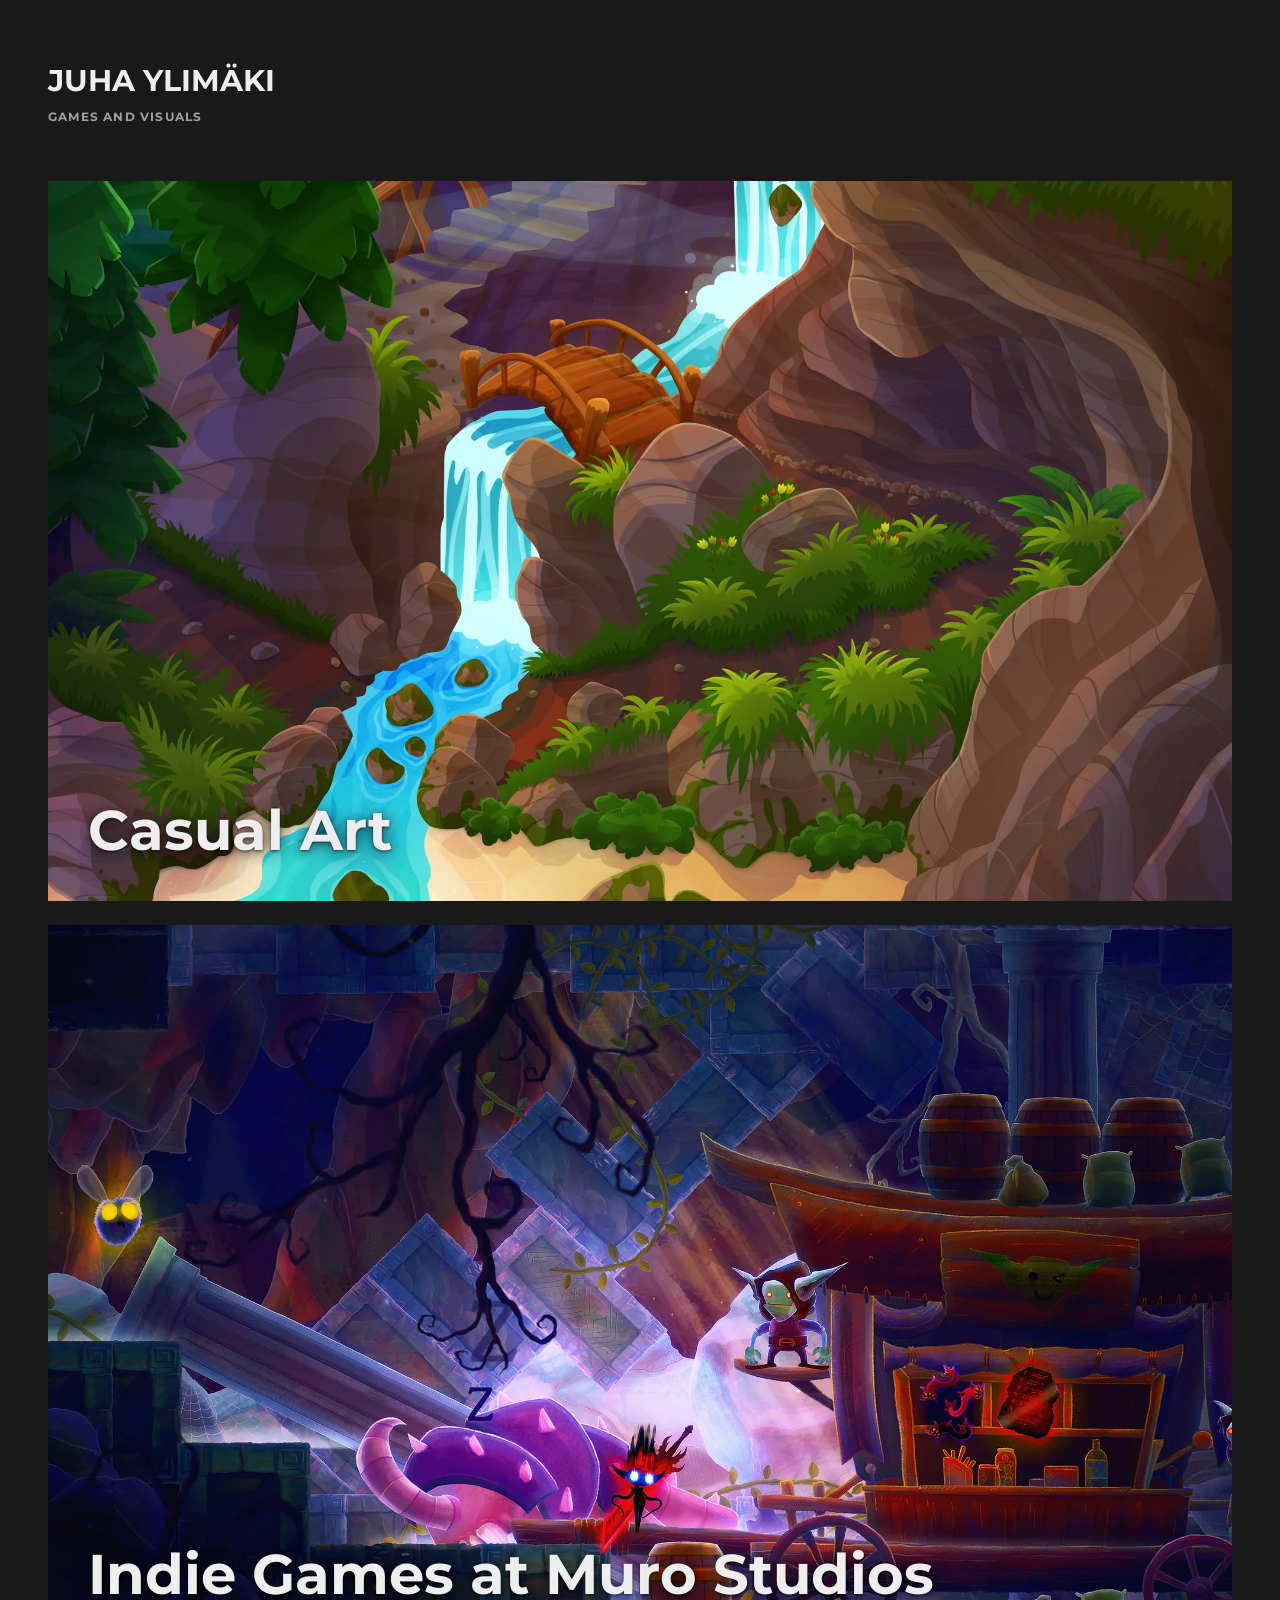
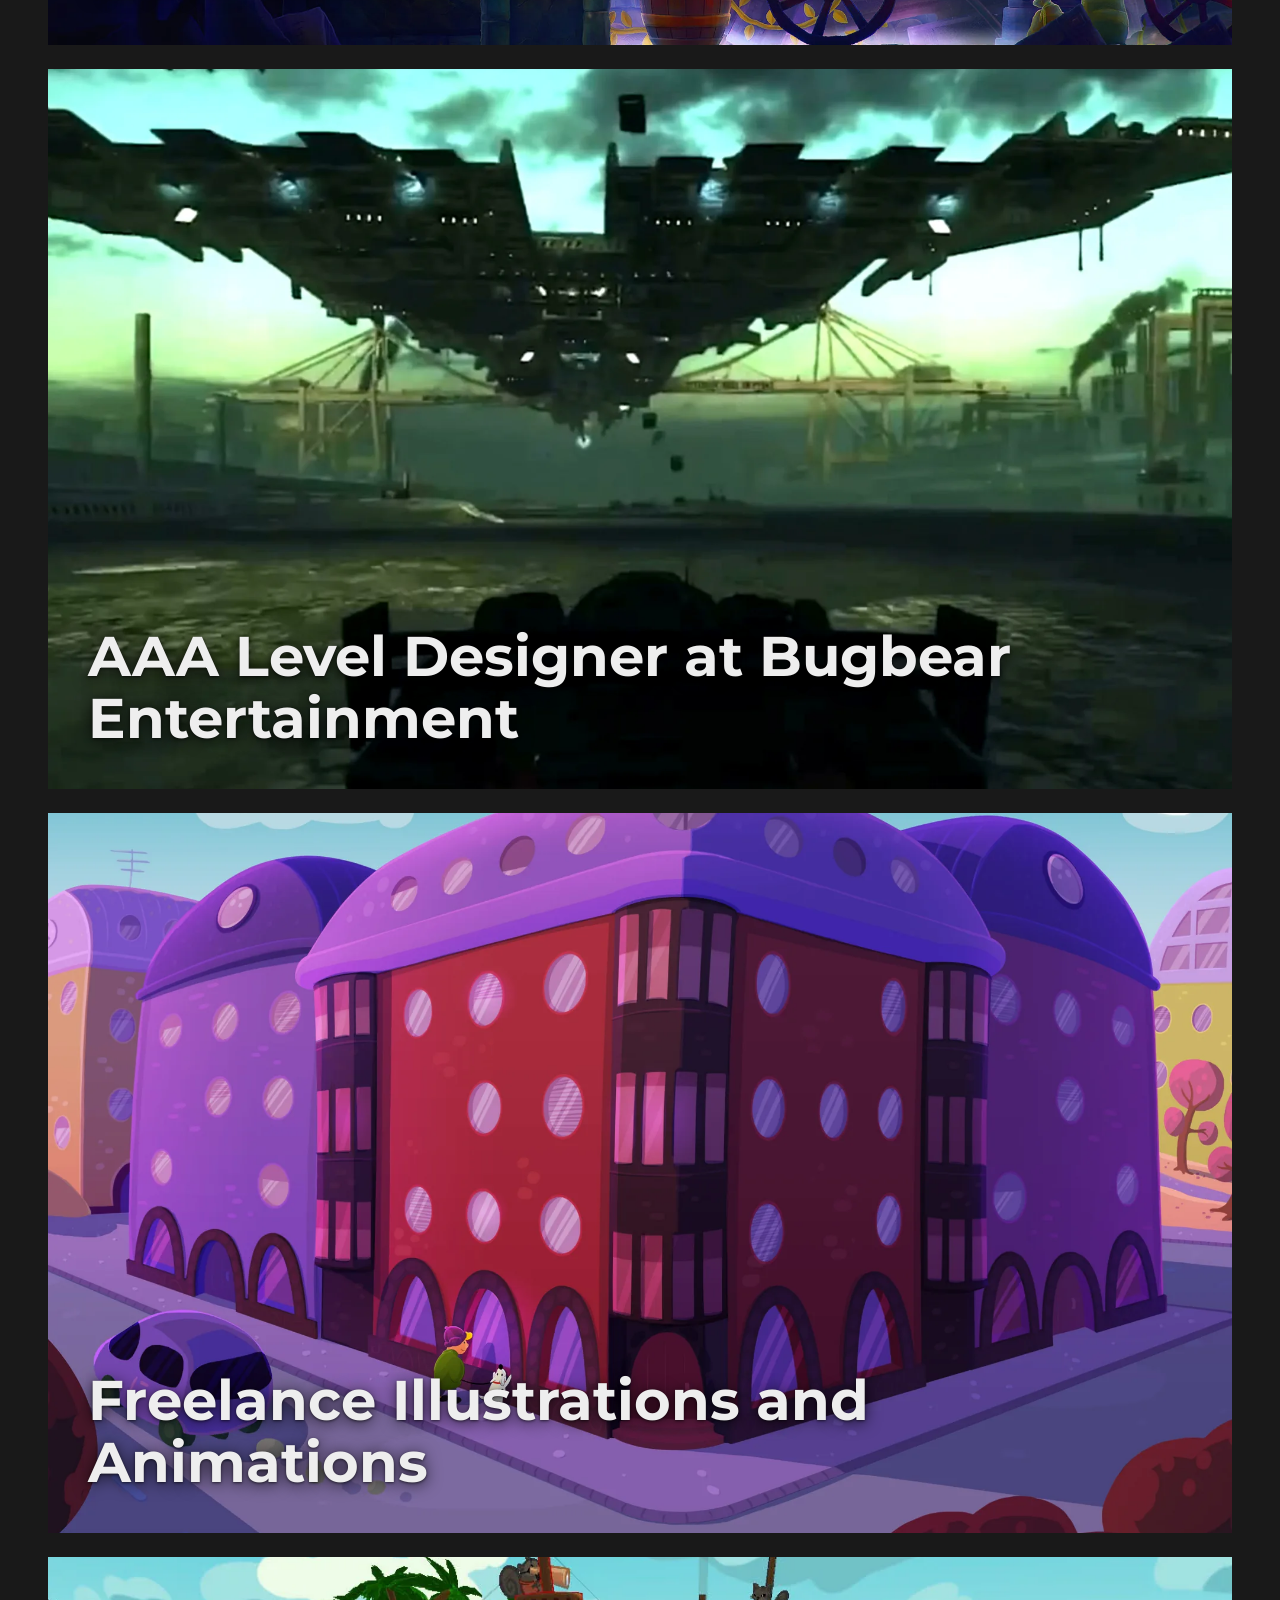
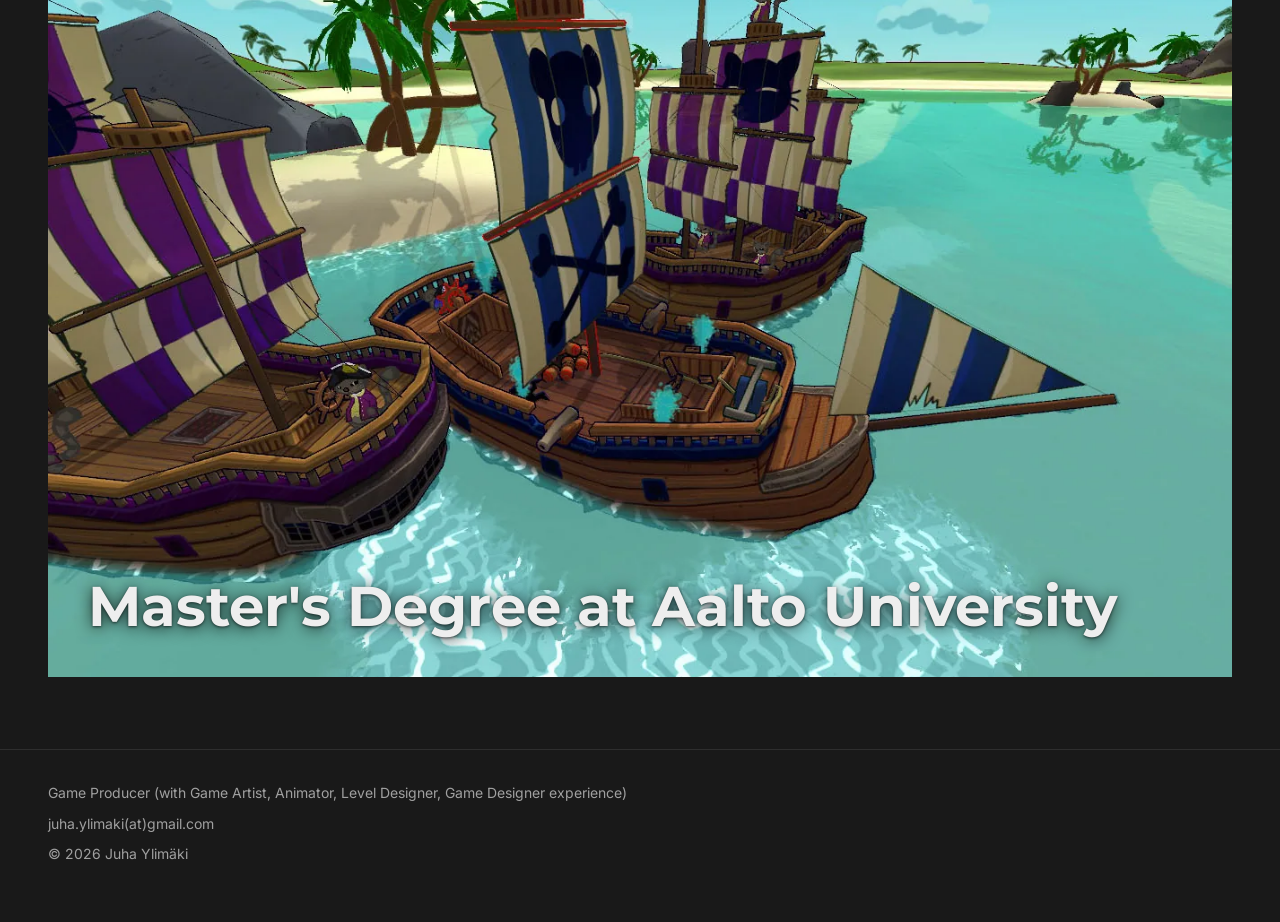
<file: index.html>
<!doctype html>
<html lang="en">
<head>
<meta charset="utf-8">
<meta name="viewport" content="width=device-width, initial-scale=1">
<title>Juha Ylimäki — Games and Visuals</title>
<meta name="description" content="Game Producer (with Game Artist, Animator, Level Designer, Game Designer experience). Portfolio of Juha Ylimäki.">
<meta property="og:title" content="Juha Ylimäki — Games and Visuals">
<meta property="og:description" content="Game Producer (with Game Artist, Animator, Level Designer, Game Designer experience). Portfolio of Juha Ylimäki.">
<meta property="og:image" content="https://juhaylimaki.github.io/assets/images/casual-art/cover.jpg">
<meta property="og:type" content="website">
<link rel="icon" href="assets/favicon.svg" type="image/svg+xml">
<link rel="preconnect" href="https://fonts.googleapis.com">
<link rel="preconnect" href="https://fonts.gstatic.com" crossorigin>
<link rel="stylesheet" href="https://fonts.googleapis.com/css2?family=Inter:wght@400;600&family=Montserrat:wght@700&display=swap">
<link rel="stylesheet" href="assets/css/style.css">
<script src="assets/js/main.js" defer></script>
</head>
<body>
<header class="site-header"><a class="site-name" href="index.html">JUHA YLIMÄKI</a><p class="site-tagline">GAMES AND VISUALS</p></header>
<main class="tiles"><a class="tile" href="casual-art.html"><picture><source type="image/webp" srcset="assets/images/casual-art/cover.webp"><img src="assets/images/casual-art/cover.jpg" width="2000" height="1564" alt="Casual Art" decoding="async"></picture><span class="tile-title">Casual Art</span></a><a class="tile" href="indie-stuff.html"><picture><source type="image/webp" srcset="assets/images/indie-stuff/cover.webp"><img src="assets/images/indie-stuff/cover.jpg" width="2000" height="1564" alt="Indie Games at Muro Studios" loading="lazy" decoding="async"></picture><span class="tile-title">Indie Games at Muro Studios</span></a><a class="tile" href="bugbear-stuff.html"><picture><source type="image/webp" srcset="assets/images/bugbear-stuff/cover.webp"><img src="assets/images/bugbear-stuff/cover.jpg" width="2000" height="1564" alt="AAA Level Designer at Bugbear Entertainment" loading="lazy" decoding="async"></picture><span class="tile-title">AAA Level Designer at Bugbear Entertainment</span></a><a class="tile" href="miscellaneous-stuff.html"><picture><source type="image/webp" srcset="assets/images/miscellaneous-stuff/cover.webp"><img src="assets/images/miscellaneous-stuff/cover.jpg" width="2000" height="1564" alt="Freelance Illustrations and Animations" loading="lazy" decoding="async"></picture><span class="tile-title">Freelance Illustrations and Animations</span></a><a class="tile" href="aalto-university-stuff.html"><picture><source type="image/webp" srcset="assets/images/aalto-university-stuff/cover.webp"><img src="assets/images/aalto-university-stuff/cover.jpg" width="1320" height="1032" alt="Master&#x27;s Degree at Aalto University" loading="lazy" decoding="async"></picture><span class="tile-title">Master&#x27;s Degree at Aalto University</span></a></main>
<footer class="site-footer"><p class="footer-about">Game Producer (with Game Artist, Animator, Level Designer, Game Designer experience)</p><p class="footer-contact"><span class="footer-email">juha.ylimaki(at)gmail.com</span></p><p class="footer-copy">© 2026 Juha Ylimäki</p></footer>
</body>
</html>
</file>
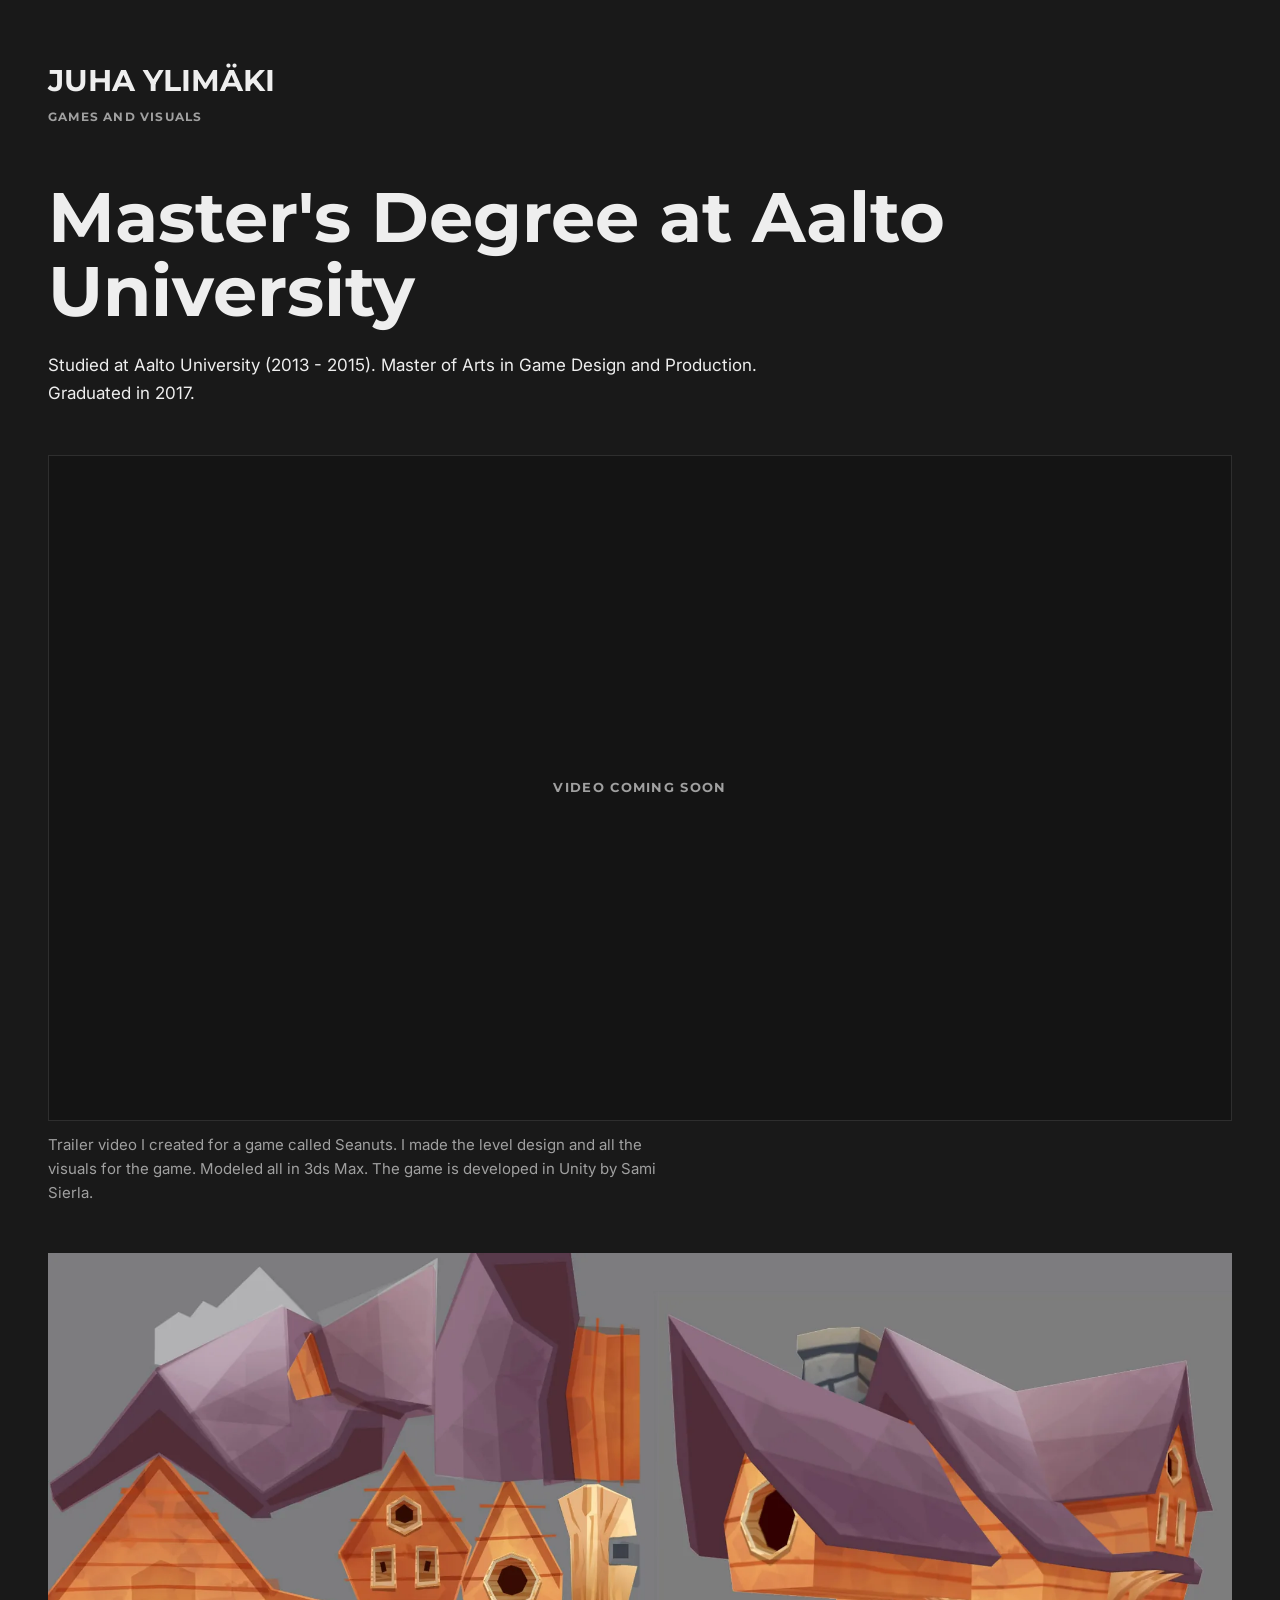
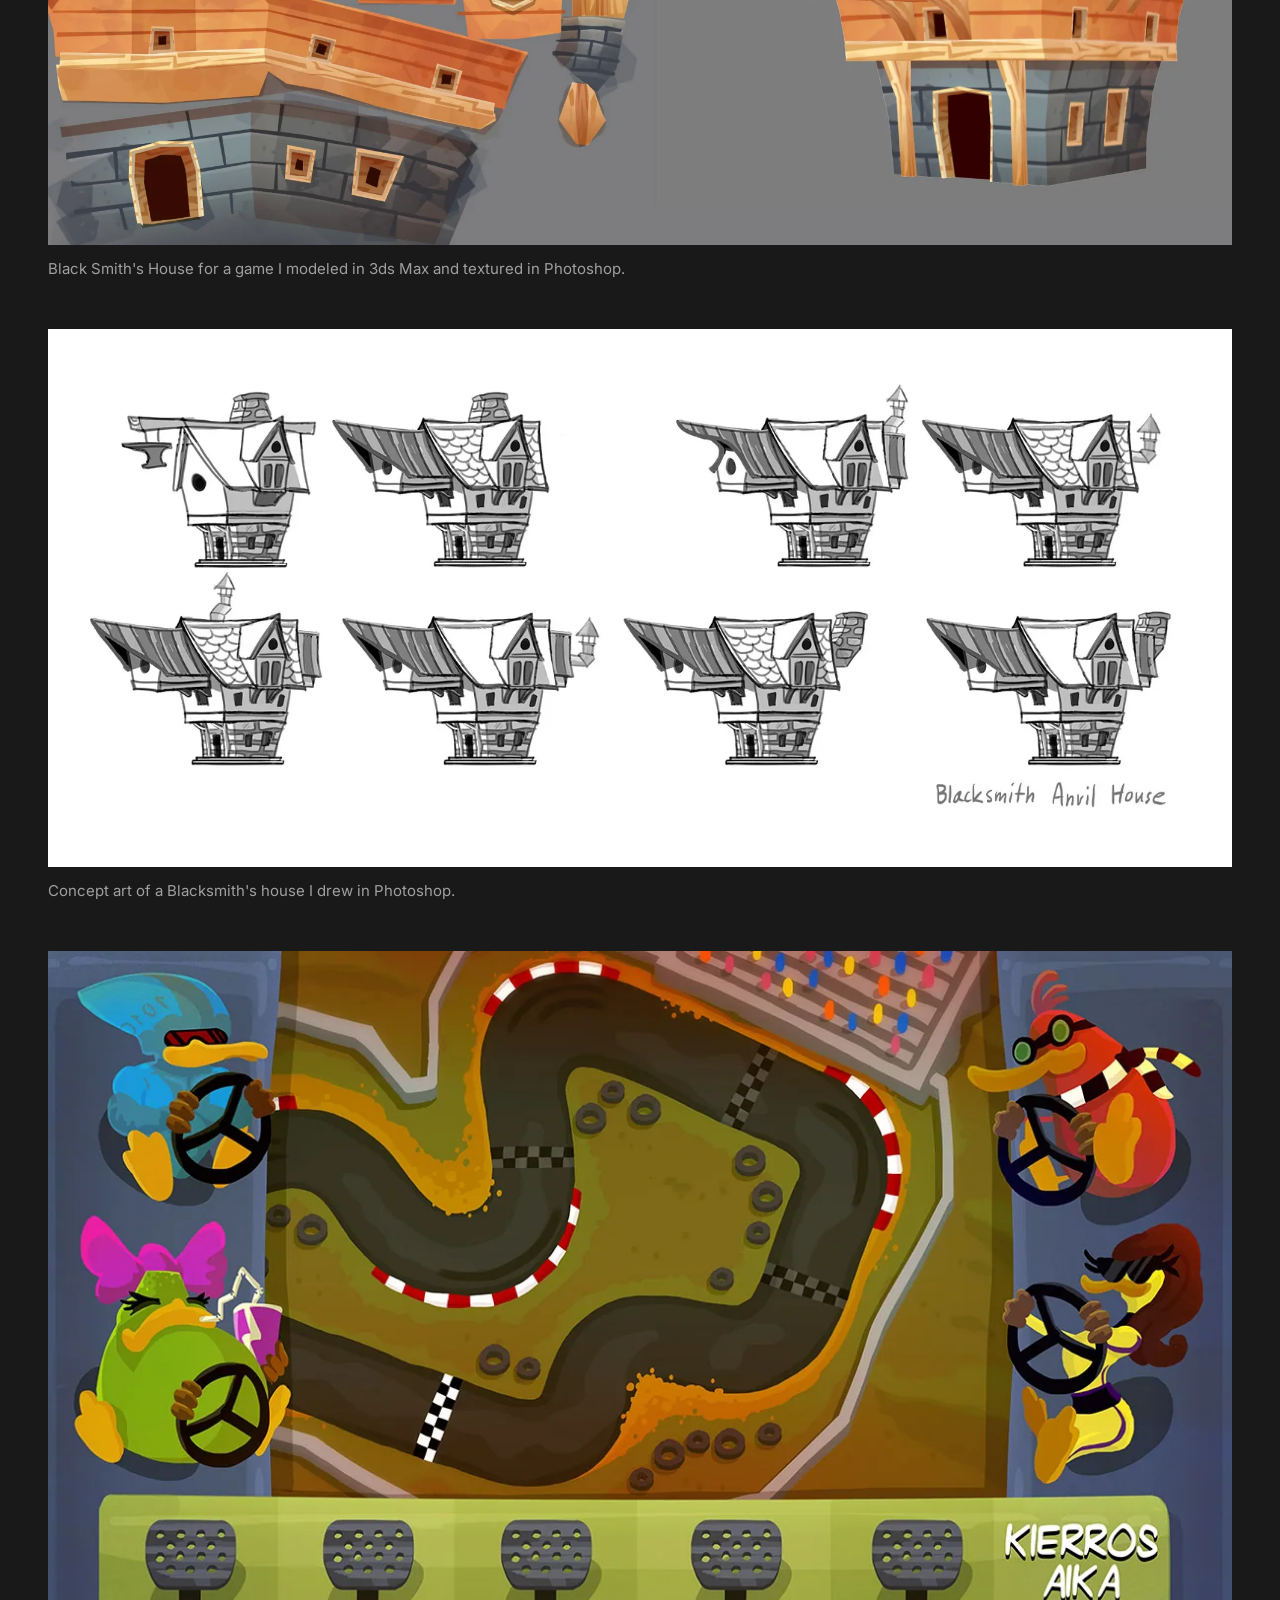
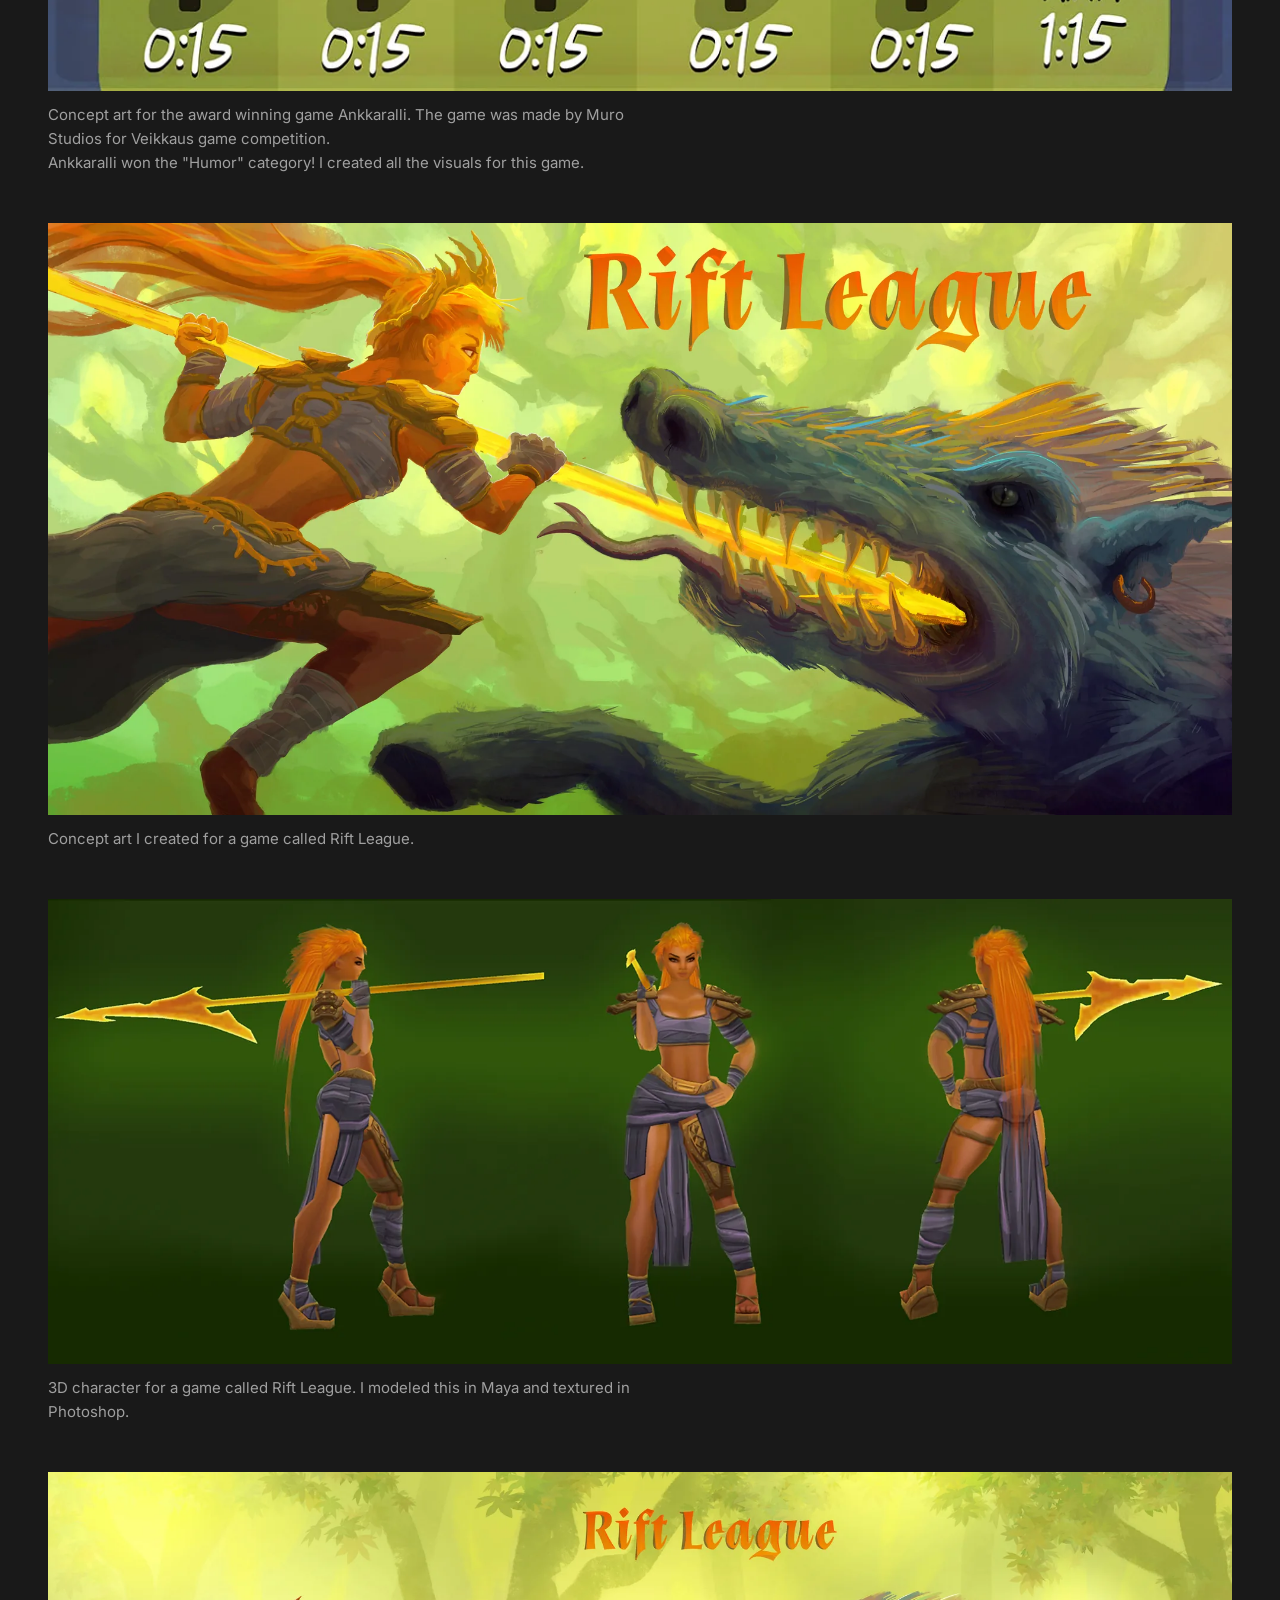
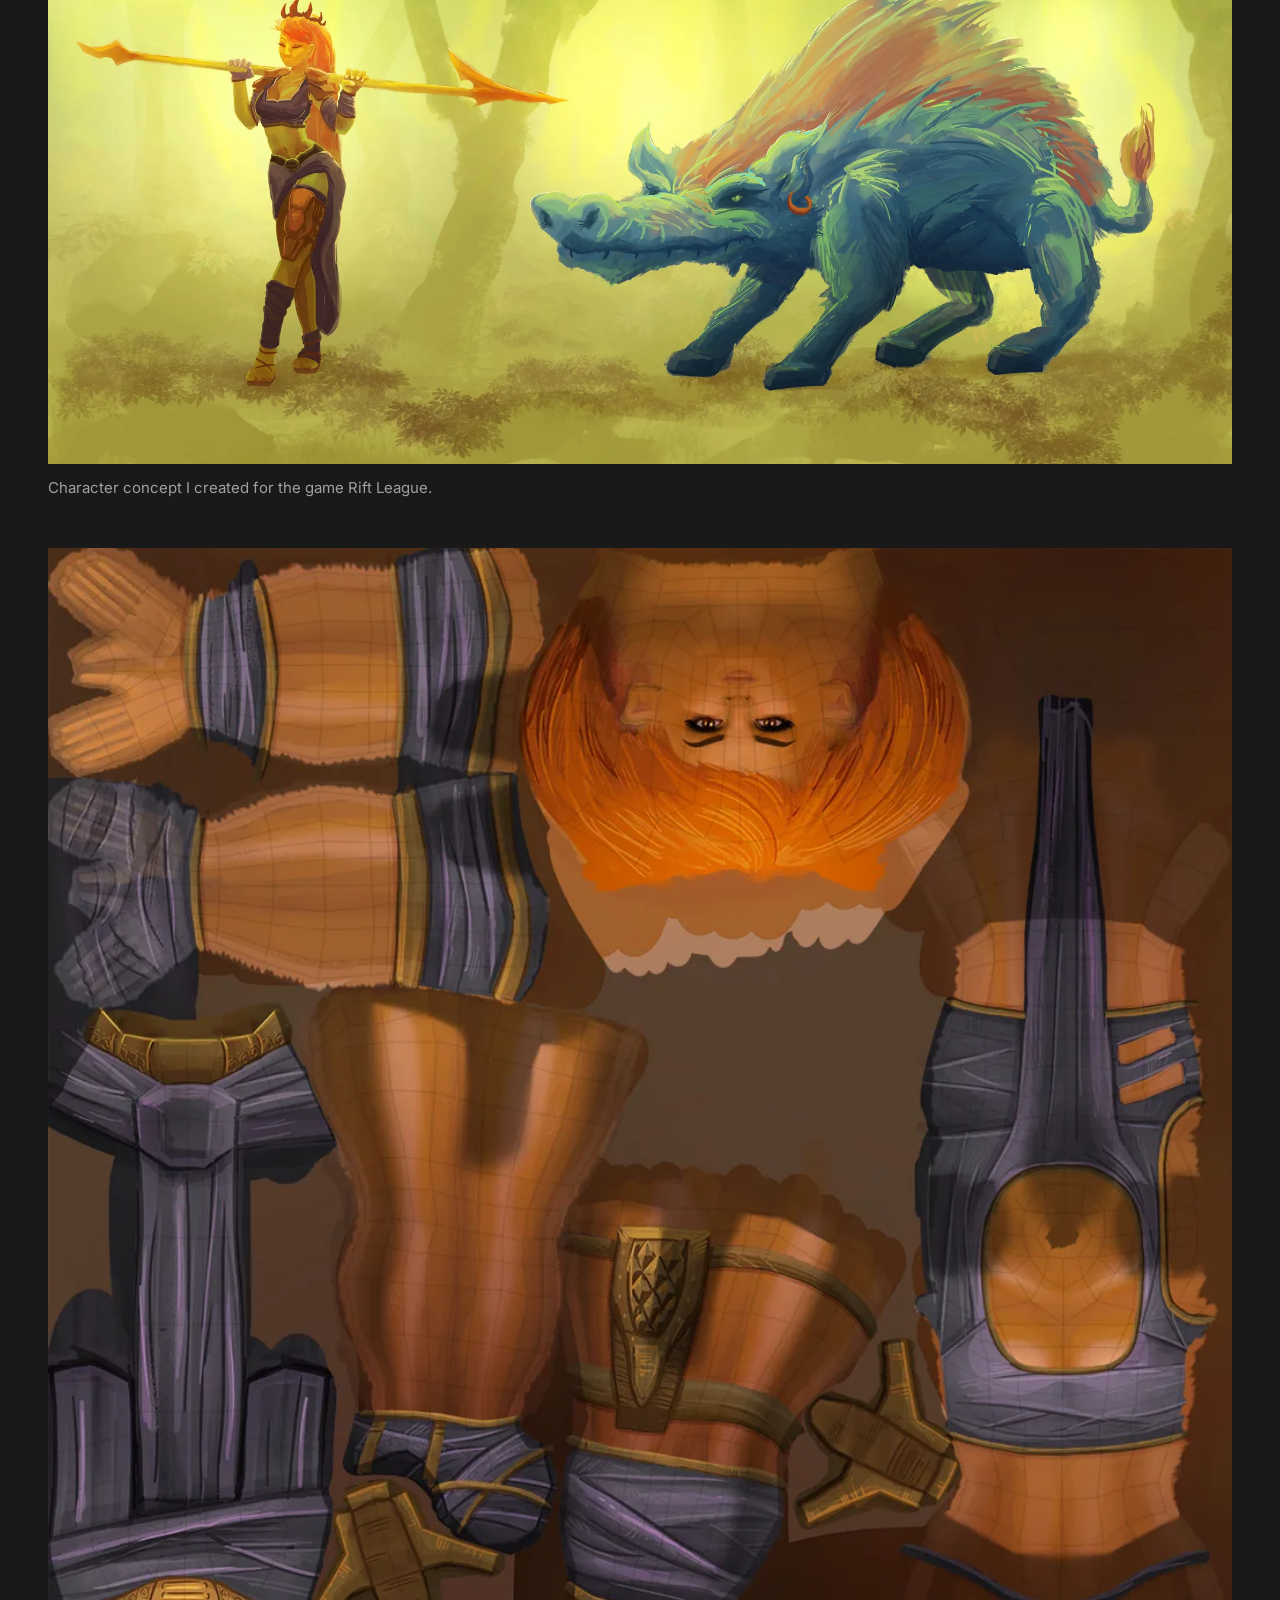
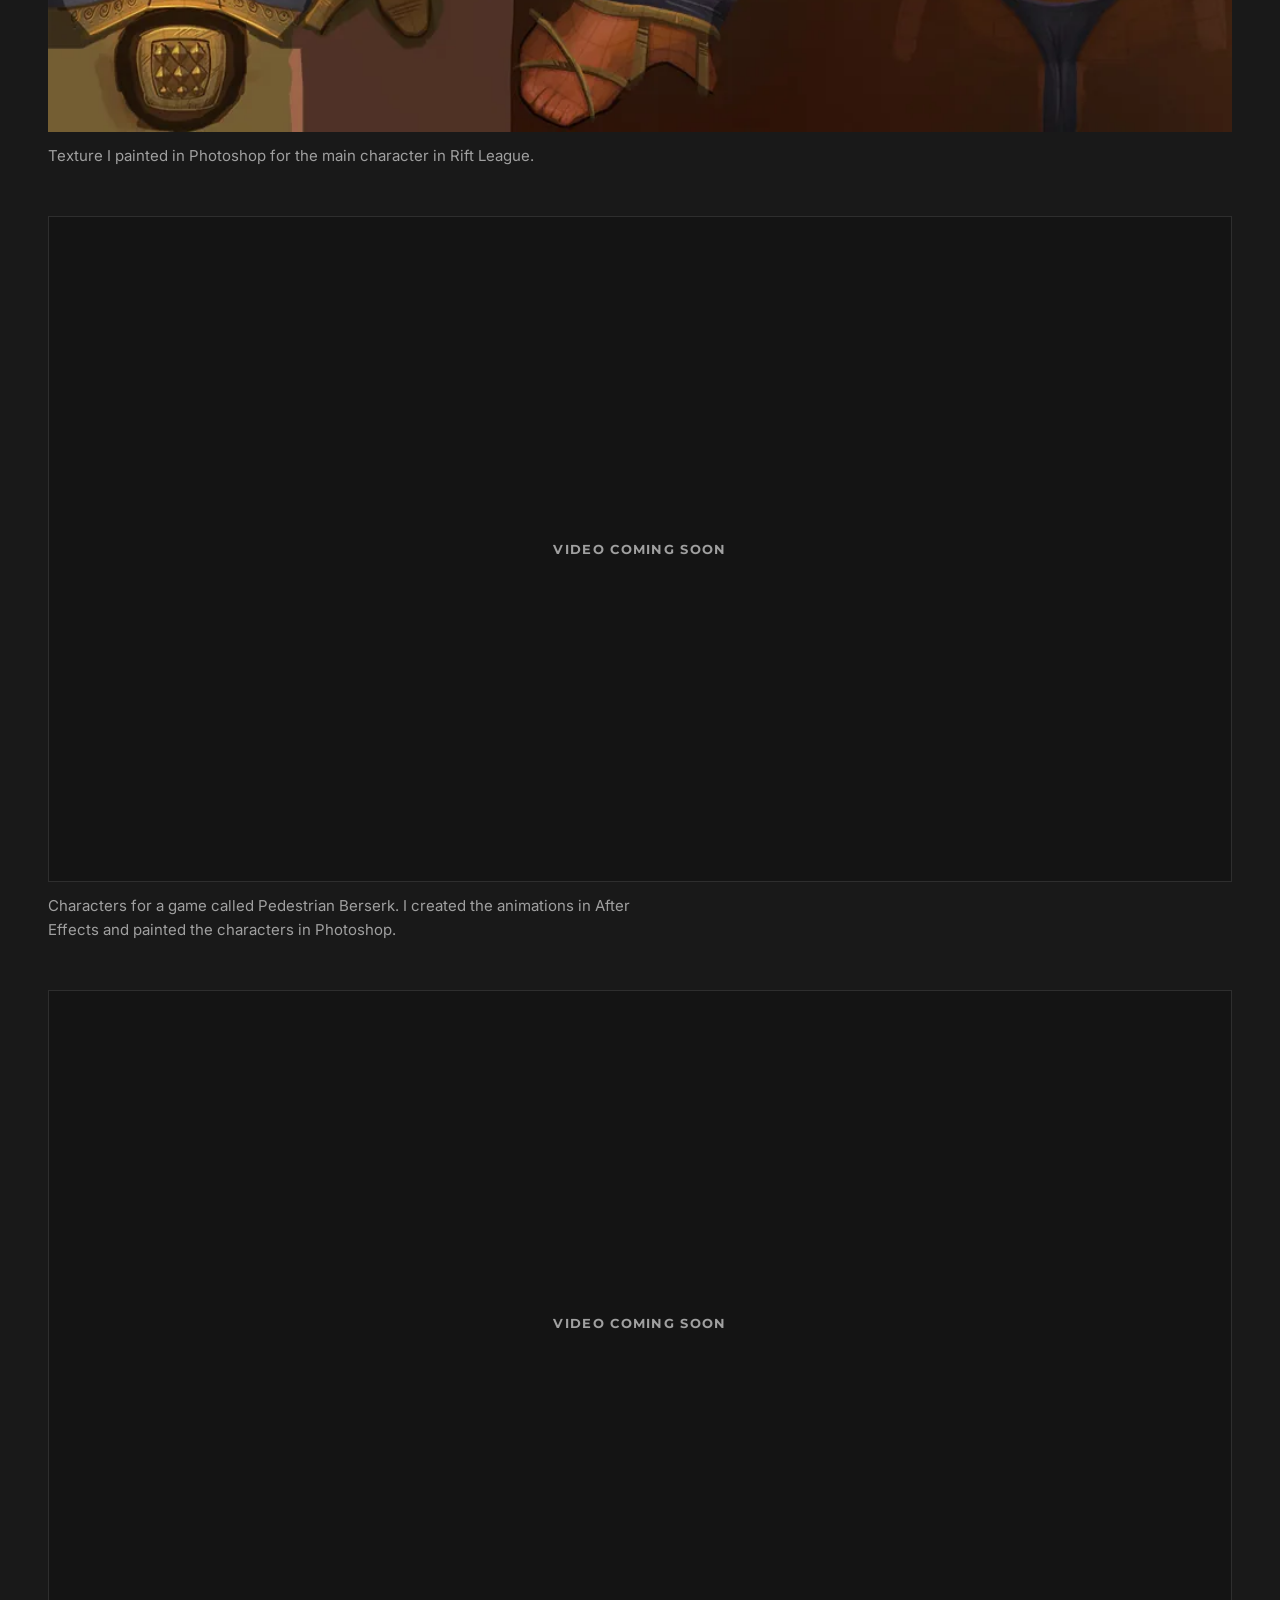
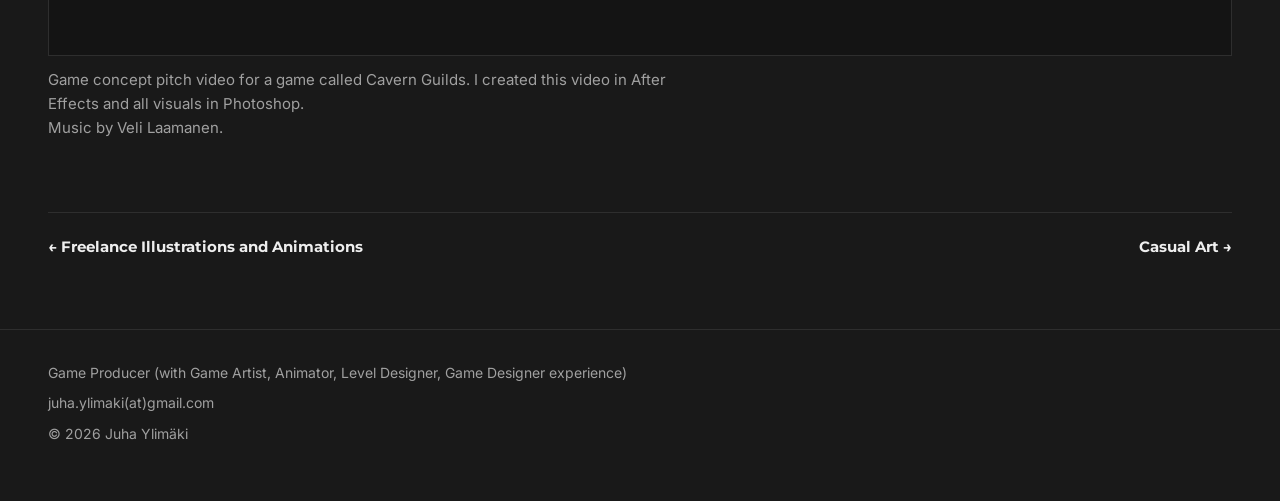
<file: aalto-university-stuff.html>
<!doctype html>
<html lang="en">
<head>
<meta charset="utf-8">
<meta name="viewport" content="width=device-width, initial-scale=1">
<title>Master&#x27;s Degree at Aalto University — Juha Ylimäki</title>
<meta name="description" content="Studied at Aalto University (2013 - 2015). Master of Arts in Game Design and Production. Graduated in 2017.">
<meta property="og:title" content="Master&#x27;s Degree at Aalto University — Juha Ylimäki">
<meta property="og:description" content="Studied at Aalto University (2013 - 2015). Master of Arts in Game Design and Production. Graduated in 2017.">
<meta property="og:image" content="https://juhaylimaki.github.io/assets/images/aalto-university-stuff/cover.jpg">
<meta property="og:type" content="website">
<link rel="icon" href="assets/favicon.svg" type="image/svg+xml">
<link rel="preconnect" href="https://fonts.googleapis.com">
<link rel="preconnect" href="https://fonts.gstatic.com" crossorigin>
<link rel="stylesheet" href="https://fonts.googleapis.com/css2?family=Inter:wght@400;600&family=Montserrat:wght@700&display=swap">
<link rel="stylesheet" href="assets/css/style.css">
<script src="assets/js/main.js" defer></script>
</head>
<body>
<header class="site-header"><a class="site-name" href="index.html">JUHA YLIMÄKI</a><p class="site-tagline">GAMES AND VISUALS</p></header>
<main class="project"><h1 class="project-title">Master&#x27;s Degree at Aalto University</h1><div class="project-intro">Studied at Aalto University (2013 - 2015). Master of Arts in Game Design and Production. Graduated in 2017.</div><figure class="block block-video"><div class="video-soon">Video coming soon</div><figcaption><p>Trailer video I created for a game called Seanuts. I made the level design and all the visuals for the game. Modeled all in 3ds Max. The game is developed in Unity by Sami Sierla.</p></figcaption></figure><figure class="block block-image"><a class="lb" href="assets/images/aalto-university-stuff/01.jpg"><picture><source type="image/webp" srcset="assets/images/aalto-university-stuff/01.webp"><img src="assets/images/aalto-university-stuff/01.jpg" width="2000" height="1000" alt="Black Smith&#x27;s House for a game I modeled in 3ds Max and textured in Photoshop." loading="lazy" decoding="async"></picture></a><figcaption><p>Black Smith's House for a game I modeled in 3ds Max and textured in Photoshop.</p></figcaption></figure><figure class="block block-image"><a class="lb" href="assets/images/aalto-university-stuff/02.jpg"><picture><source type="image/webp" srcset="assets/images/aalto-university-stuff/02.webp"><img src="assets/images/aalto-university-stuff/02.jpg" width="1584" height="720" alt="Concept art of a Blacksmith&#x27;s house I drew in Photoshop." loading="lazy" decoding="async"></picture></a><figcaption><p>Concept art of a Blacksmith's house I drew in Photoshop.</p></figcaption></figure><figure class="block block-image"><a class="lb" href="assets/images/aalto-university-stuff/03.jpg"><picture><source type="image/webp" srcset="assets/images/aalto-university-stuff/03.webp"><img src="assets/images/aalto-university-stuff/03.jpg" width="1200" height="750" alt="Concept art for the award winning game Ankkaralli. The game was made by Muro Studios for Veikkaus game competition…" loading="lazy" decoding="async"></picture></a><figcaption><p>Concept art for the award winning game Ankkaralli. The game was made by Muro Studios for Veikkaus game competition.<br/>Ankkaralli won the "Humor" category! I created all the visuals for this game.</p></figcaption></figure><figure class="block block-image"><a class="lb" href="assets/images/aalto-university-stuff/04.jpg"><picture><source type="image/webp" srcset="assets/images/aalto-university-stuff/04.webp"><img src="assets/images/aalto-university-stuff/04.jpg" width="2000" height="1000" alt="Concept art I created for a game called Rift League." loading="lazy" decoding="async"></picture></a><figcaption><p>Concept art I created for a game called Rift League.</p></figcaption></figure><figure class="block block-image"><a class="lb" href="assets/images/aalto-university-stuff/05.jpg"><picture><source type="image/webp" srcset="assets/images/aalto-university-stuff/05.webp"><img src="assets/images/aalto-university-stuff/05.jpg" width="1857" height="730" alt="3D character for a game called Rift League. I modeled this in Maya and textured in Photoshop." loading="lazy" decoding="async"></picture></a><figcaption><p>3D character for a game called Rift League. I modeled this in Maya and textured in Photoshop.</p></figcaption></figure><figure class="block block-image"><a class="lb" href="assets/images/aalto-university-stuff/06.jpg"><picture><source type="image/webp" srcset="assets/images/aalto-university-stuff/06.webp"><img src="assets/images/aalto-university-stuff/06.jpg" width="2000" height="1000" alt="Character concept I created for the game Rift League." loading="lazy" decoding="async"></picture></a><figcaption><p>Character concept I created for the game Rift League.</p></figcaption></figure><figure class="block block-image"><a class="lb" href="assets/images/aalto-university-stuff/07.jpg"><picture><source type="image/webp" srcset="assets/images/aalto-university-stuff/07.webp"><img src="assets/images/aalto-university-stuff/07.jpg" width="1024" height="1024" alt="Texture I painted in Photoshop for the main character in Rift League." loading="lazy" decoding="async"></picture></a><figcaption><p>Texture I painted in Photoshop for the main character in Rift League.</p></figcaption></figure><figure class="block block-video"><div class="video-soon">Video coming soon</div><figcaption><p>Characters for a game called Pedestrian Berserk. I created the animations in After Effects and painted the characters in Photoshop.</p></figcaption></figure><figure class="block block-video"><div class="video-soon">Video coming soon</div><figcaption><p>Game concept pitch video for a game called Cavern Guilds. I created this video in After Effects and all visuals in Photoshop.<br/>Music by Veli Laamanen.</p></figcaption></figure><nav class="project-nav"><a class="prev" href="miscellaneous-stuff.html">← Freelance Illustrations and Animations</a><a class="next" href="casual-art.html">Casual Art →</a></nav></main>
<footer class="site-footer"><p class="footer-about">Game Producer (with Game Artist, Animator, Level Designer, Game Designer experience)</p><p class="footer-contact"><span class="footer-email">juha.ylimaki(at)gmail.com</span></p><p class="footer-copy">© 2026 Juha Ylimäki</p></footer>
</body>
</html>
</file>
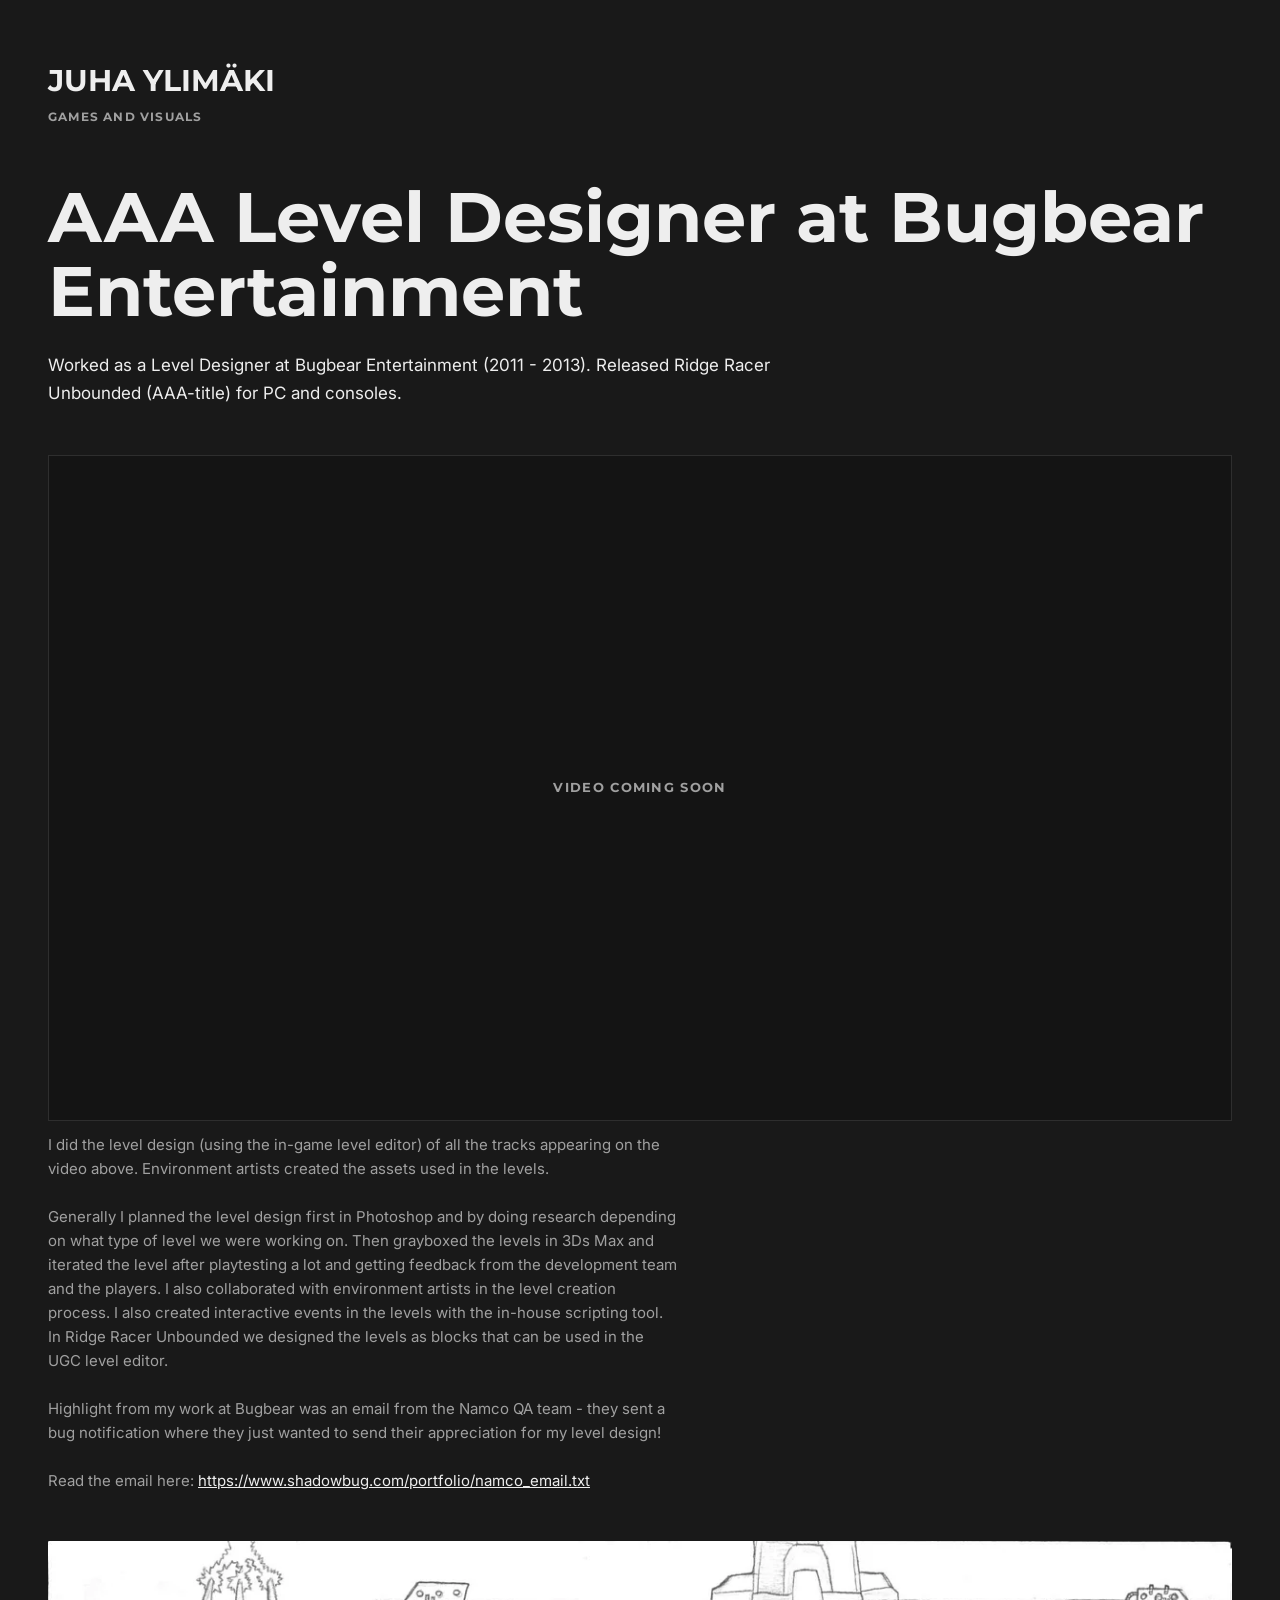
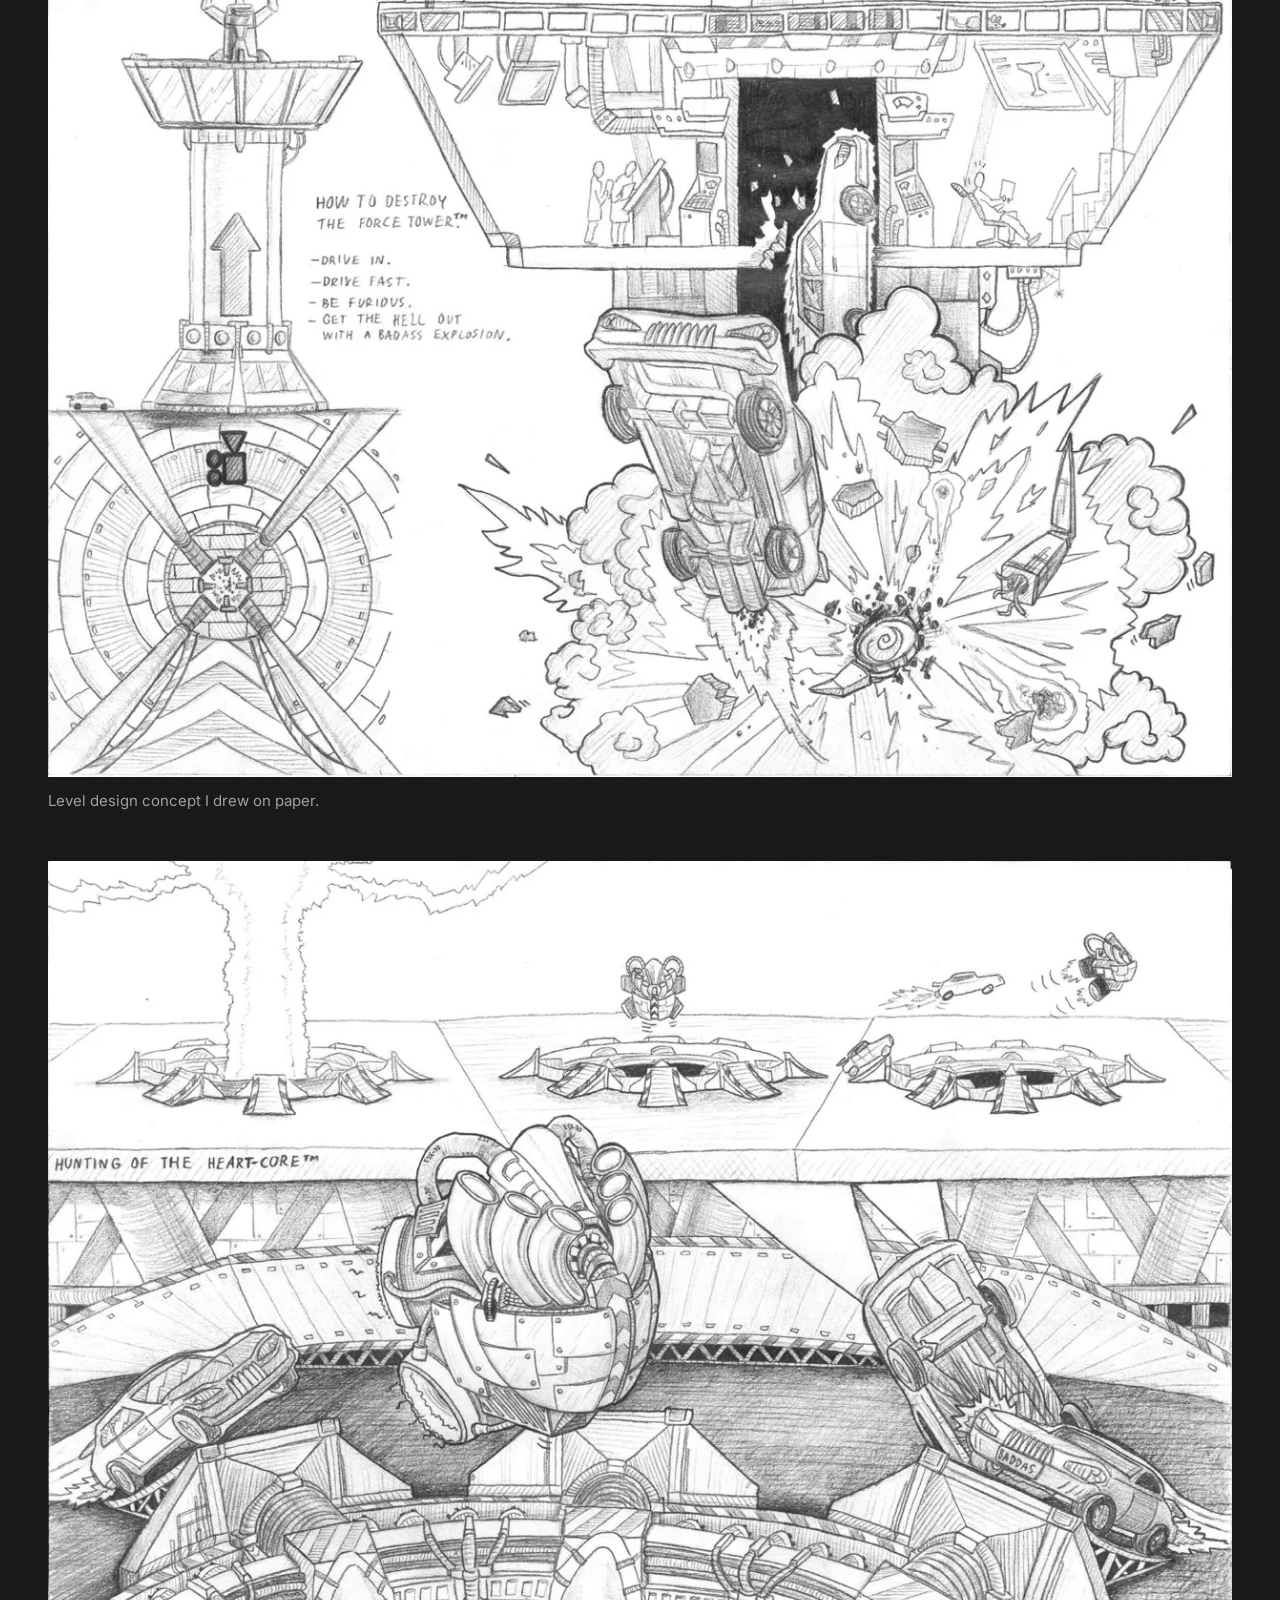
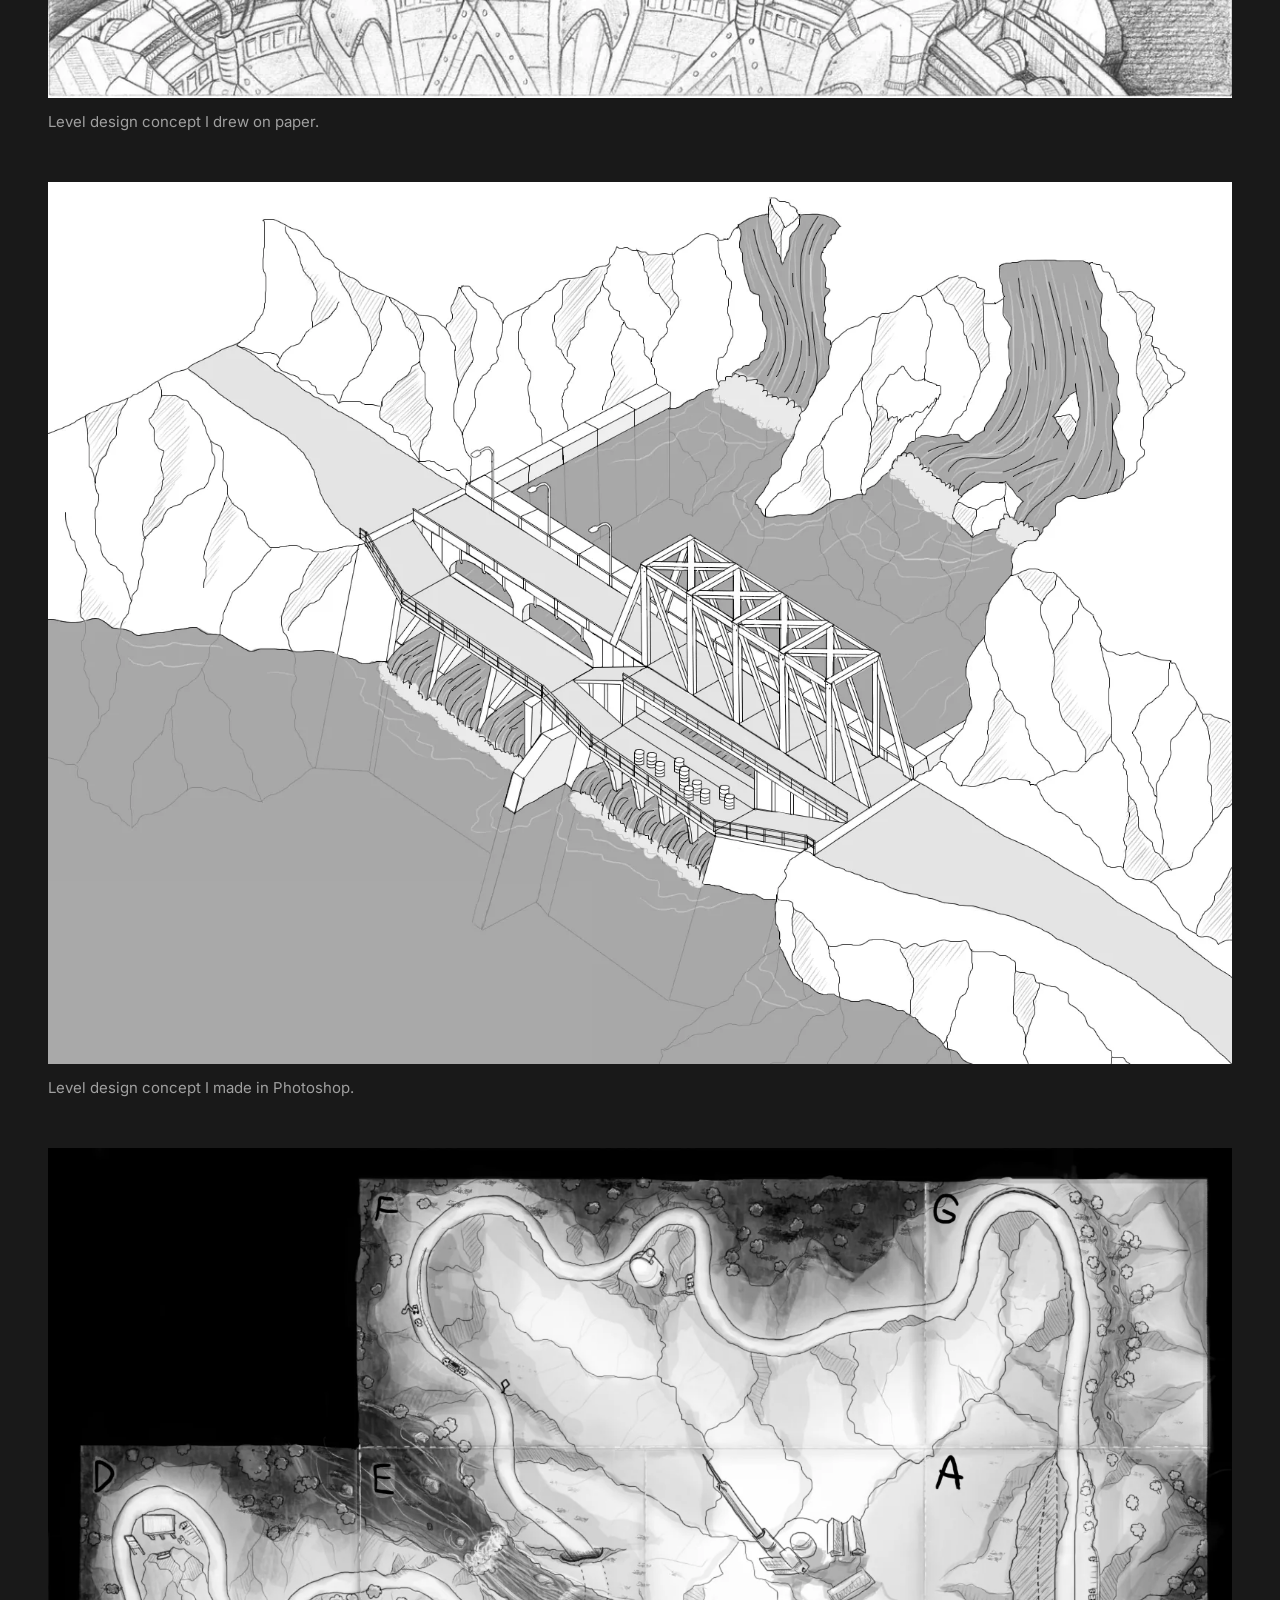
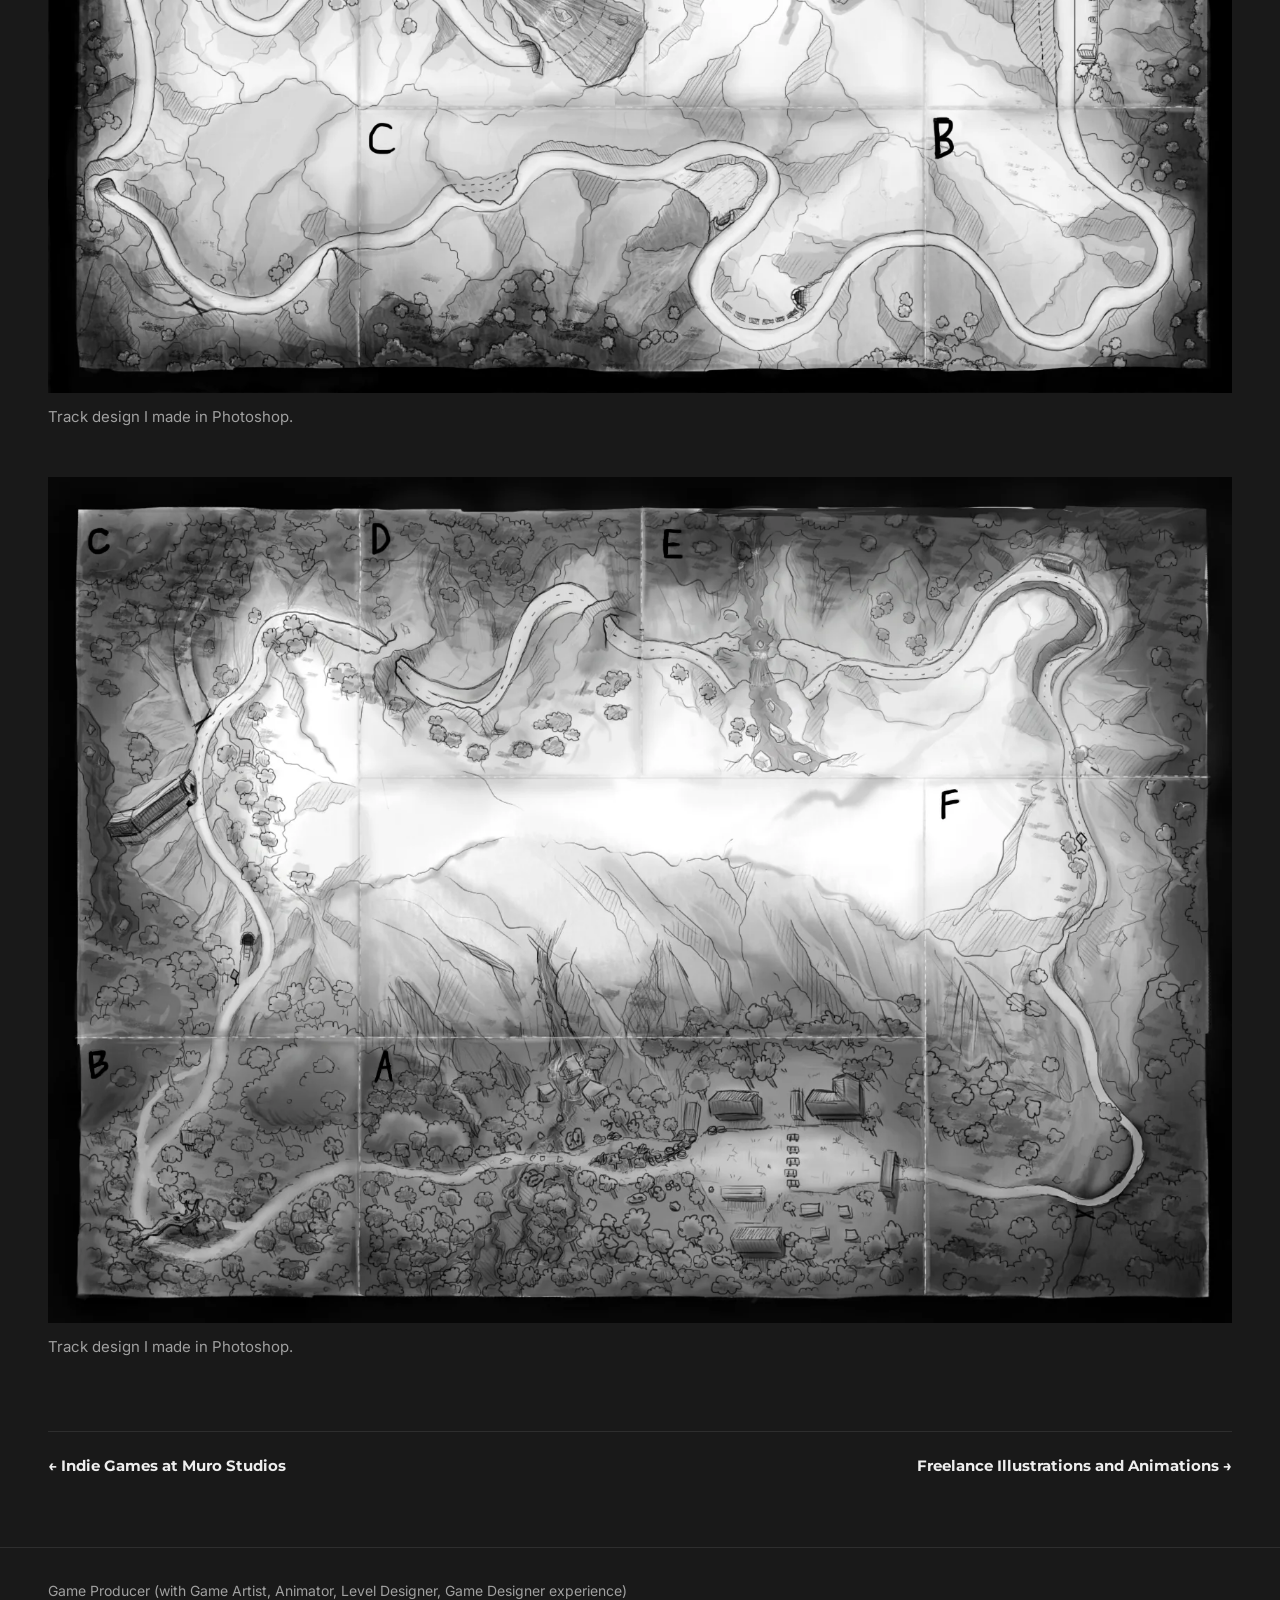
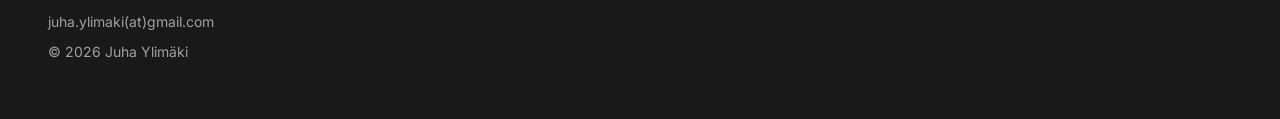
<file: bugbear-stuff.html>
<!doctype html>
<html lang="en">
<head>
<meta charset="utf-8">
<meta name="viewport" content="width=device-width, initial-scale=1">
<title>AAA Level Designer at Bugbear Entertainment — Juha Ylimäki</title>
<meta name="description" content="Worked as a Level Designer at Bugbear Entertainment (2011 - 2013). Released Ridge Racer Unbounded (AAA-title) for PC and consoles.">
<meta property="og:title" content="AAA Level Designer at Bugbear Entertainment — Juha Ylimäki">
<meta property="og:description" content="Worked as a Level Designer at Bugbear Entertainment (2011 - 2013). Released Ridge Racer Unbounded (AAA-title) for PC and consoles.">
<meta property="og:image" content="https://juhaylimaki.github.io/assets/images/bugbear-stuff/cover.jpg">
<meta property="og:type" content="website">
<link rel="icon" href="assets/favicon.svg" type="image/svg+xml">
<link rel="preconnect" href="https://fonts.googleapis.com">
<link rel="preconnect" href="https://fonts.gstatic.com" crossorigin>
<link rel="stylesheet" href="https://fonts.googleapis.com/css2?family=Inter:wght@400;600&family=Montserrat:wght@700&display=swap">
<link rel="stylesheet" href="assets/css/style.css">
<script src="assets/js/main.js" defer></script>
</head>
<body>
<header class="site-header"><a class="site-name" href="index.html">JUHA YLIMÄKI</a><p class="site-tagline">GAMES AND VISUALS</p></header>
<main class="project"><h1 class="project-title">AAA Level Designer at Bugbear Entertainment</h1><div class="project-intro">Worked as a Level Designer at Bugbear  Entertainment (2011 - 2013). Released Ridge Racer Unbounded (AAA-title) for PC and consoles.</div><figure class="block block-video"><div class="video-soon">Video coming soon</div><figcaption><p>I did the level design (using the in-game level editor) of all the tracks appearing on the video above. Environment artists created the assets used in the levels.<br/><br/>Generally I planned the level design first in Photoshop and by doing research depending on what type of level we were working on. Then grayboxed the levels in 3Ds Max and iterated the level after playtesting a lot and getting feedback from the development team and the players. I also collaborated with environment artists in the level creation process. I also created interactive events in the levels with the in-house scripting tool.<br/>In Ridge Racer Unbounded we designed the levels as blocks that can be used in the UGC level editor. <br/><br/>Highlight from my work at Bugbear was an email from the Namco QA team - they sent a bug notification where they just wanted to send their appreciation for my level design!<br/><br/>Read the email here: <a href="https://www.shadowbug.com/portfolio/namco_email.txt" rel="noopener" target="_blank">https://www.shadowbug.com/portfolio/namco_email.txt</a></p></figcaption></figure><figure class="block block-image"><a class="lb" href="assets/images/bugbear-stuff/01.jpg"><picture><source type="image/webp" srcset="assets/images/bugbear-stuff/01.webp"><img src="assets/images/bugbear-stuff/01.jpg" width="1241" height="877" alt="Level design concept I drew on paper." loading="lazy" decoding="async"></picture></a><figcaption><p>Level design concept I drew on paper.</p></figcaption></figure><figure class="block block-image"><a class="lb" href="assets/images/bugbear-stuff/02.jpg"><picture><source type="image/webp" srcset="assets/images/bugbear-stuff/02.webp"><img src="assets/images/bugbear-stuff/02.jpg" width="1241" height="877" alt="Level design concept I drew on paper." loading="lazy" decoding="async"></picture></a><figcaption><p>Level design concept I drew on paper.</p></figcaption></figure><figure class="block block-image"><a class="lb" href="assets/images/bugbear-stuff/03.jpg"><picture><source type="image/webp" srcset="assets/images/bugbear-stuff/03.webp"><img src="assets/images/bugbear-stuff/03.jpg" width="1600" height="1191" alt="Level design concept I made in Photoshop." loading="lazy" decoding="async"></picture></a><figcaption><p>Level design concept I made in Photoshop.</p></figcaption></figure><figure class="block block-image"><a class="lb" href="assets/images/bugbear-stuff/04.jpg"><picture><source type="image/webp" srcset="assets/images/bugbear-stuff/04.webp"><img src="assets/images/bugbear-stuff/04.jpg" width="1690" height="1207" alt="Track design I made in Photoshop." loading="lazy" decoding="async"></picture></a><figcaption><p>Track design I made in Photoshop.</p></figcaption></figure><figure class="block block-image"><a class="lb" href="assets/images/bugbear-stuff/05.jpg"><picture><source type="image/webp" srcset="assets/images/bugbear-stuff/05.webp"><img src="assets/images/bugbear-stuff/05.jpg" width="1690" height="1207" alt="Track design I made in Photoshop." loading="lazy" decoding="async"></picture></a><figcaption><p>Track design I made in Photoshop.<br/></p></figcaption></figure><nav class="project-nav"><a class="prev" href="indie-stuff.html">← Indie Games at Muro Studios</a><a class="next" href="miscellaneous-stuff.html">Freelance Illustrations and Animations →</a></nav></main>
<footer class="site-footer"><p class="footer-about">Game Producer (with Game Artist, Animator, Level Designer, Game Designer experience)</p><p class="footer-contact"><span class="footer-email">juha.ylimaki(at)gmail.com</span></p><p class="footer-copy">© 2026 Juha Ylimäki</p></footer>
</body>
</html>
</file>
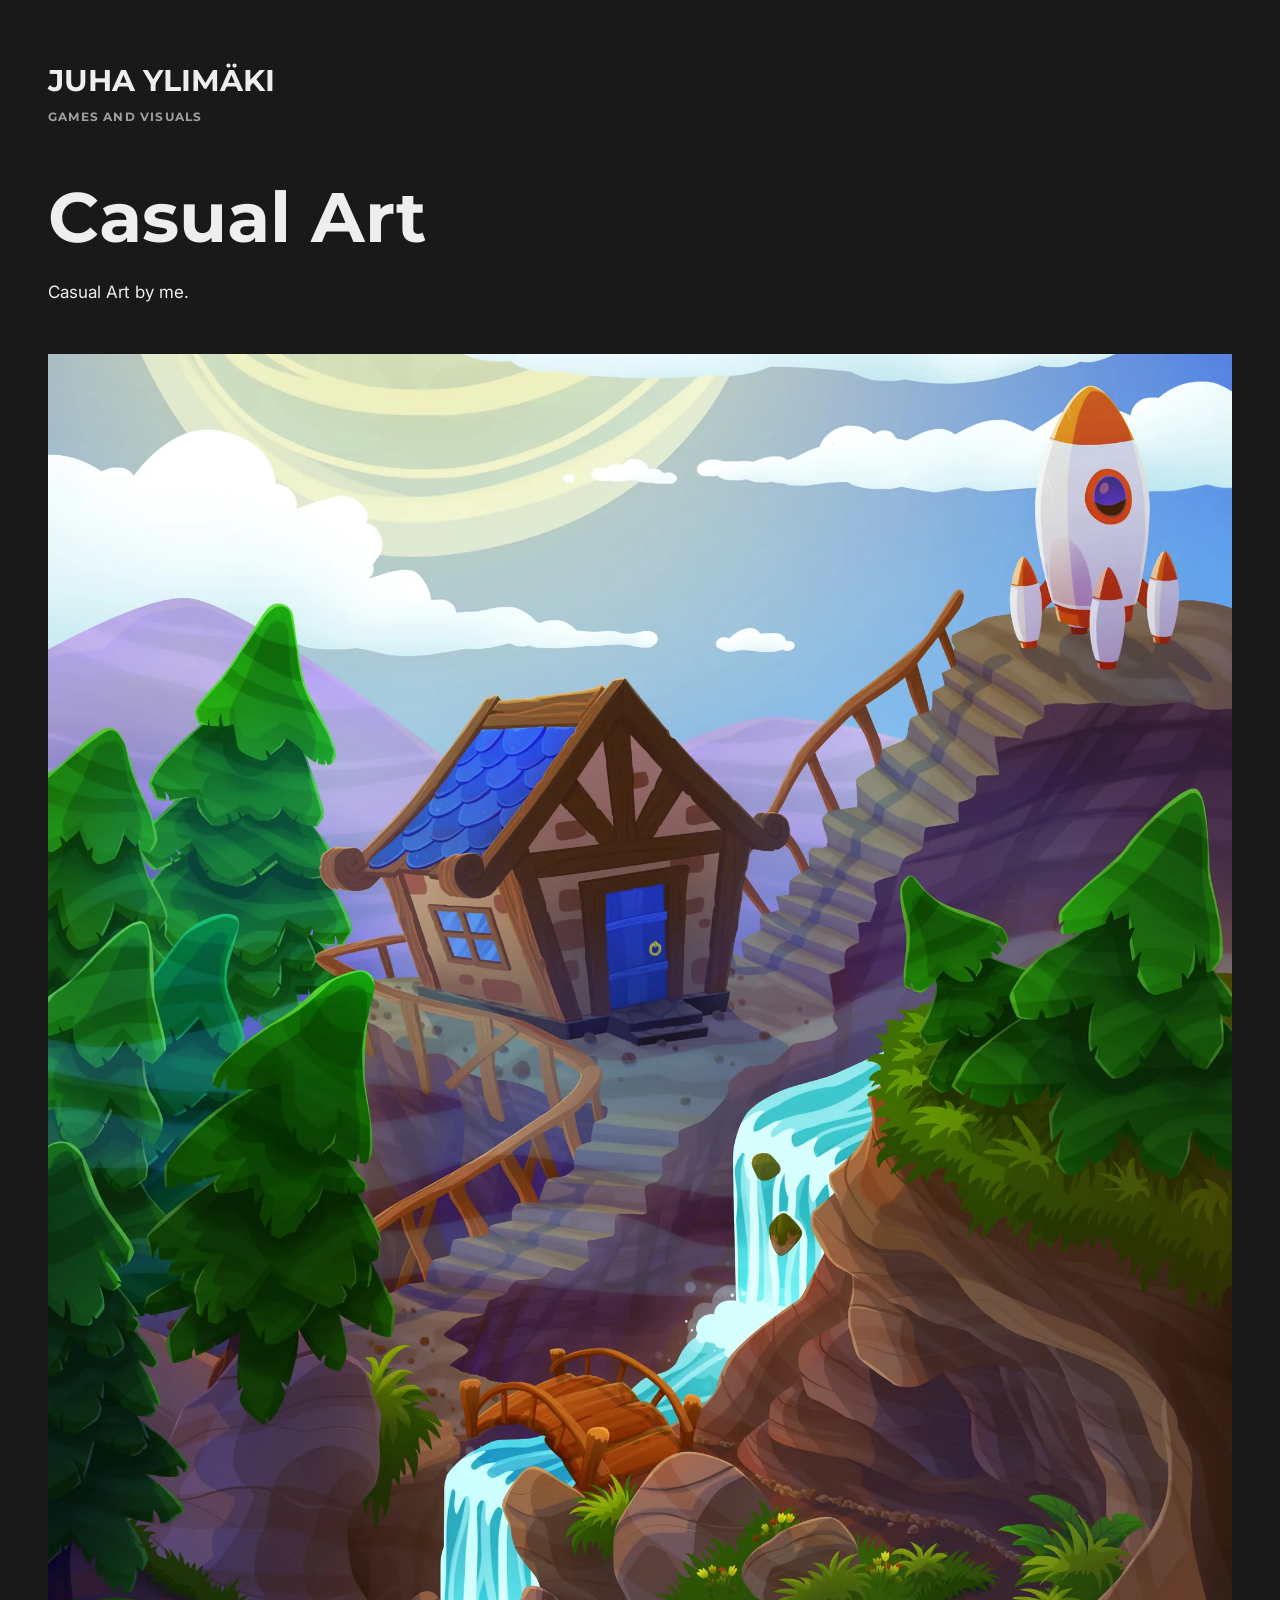
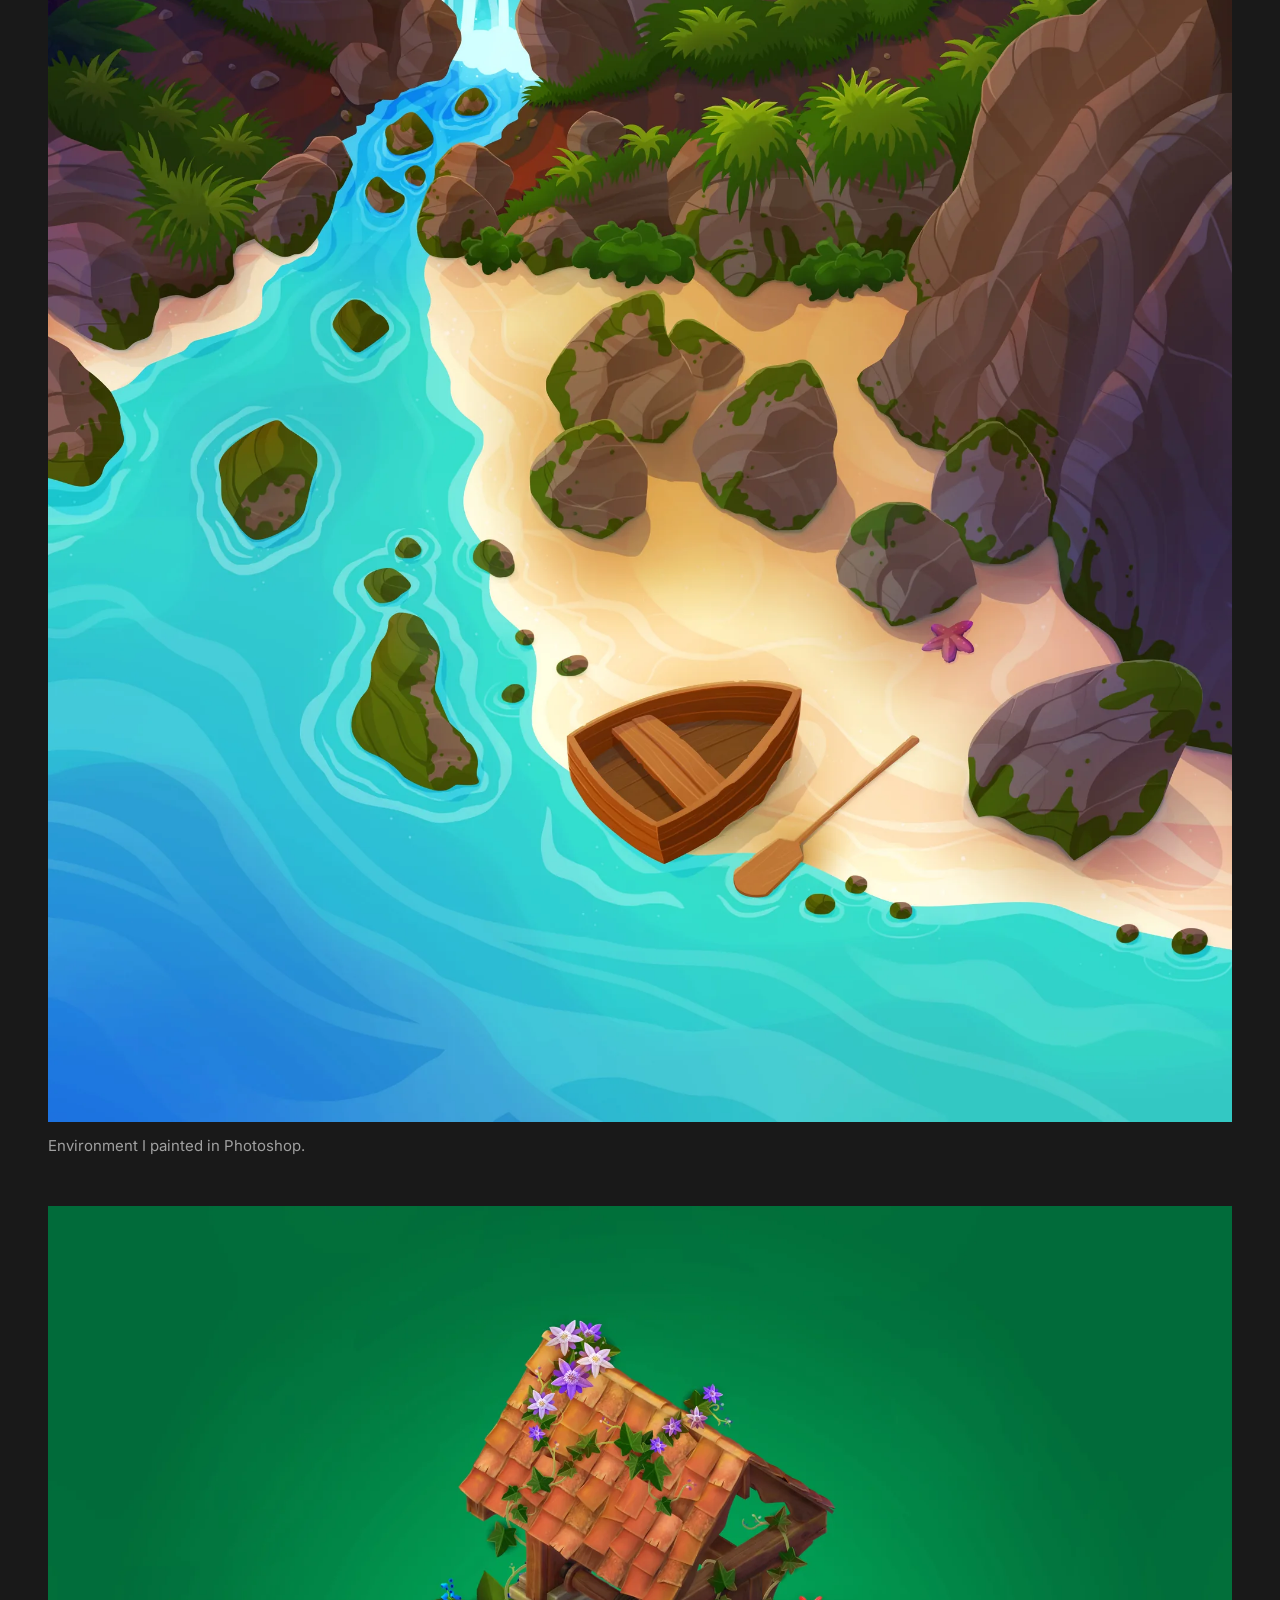
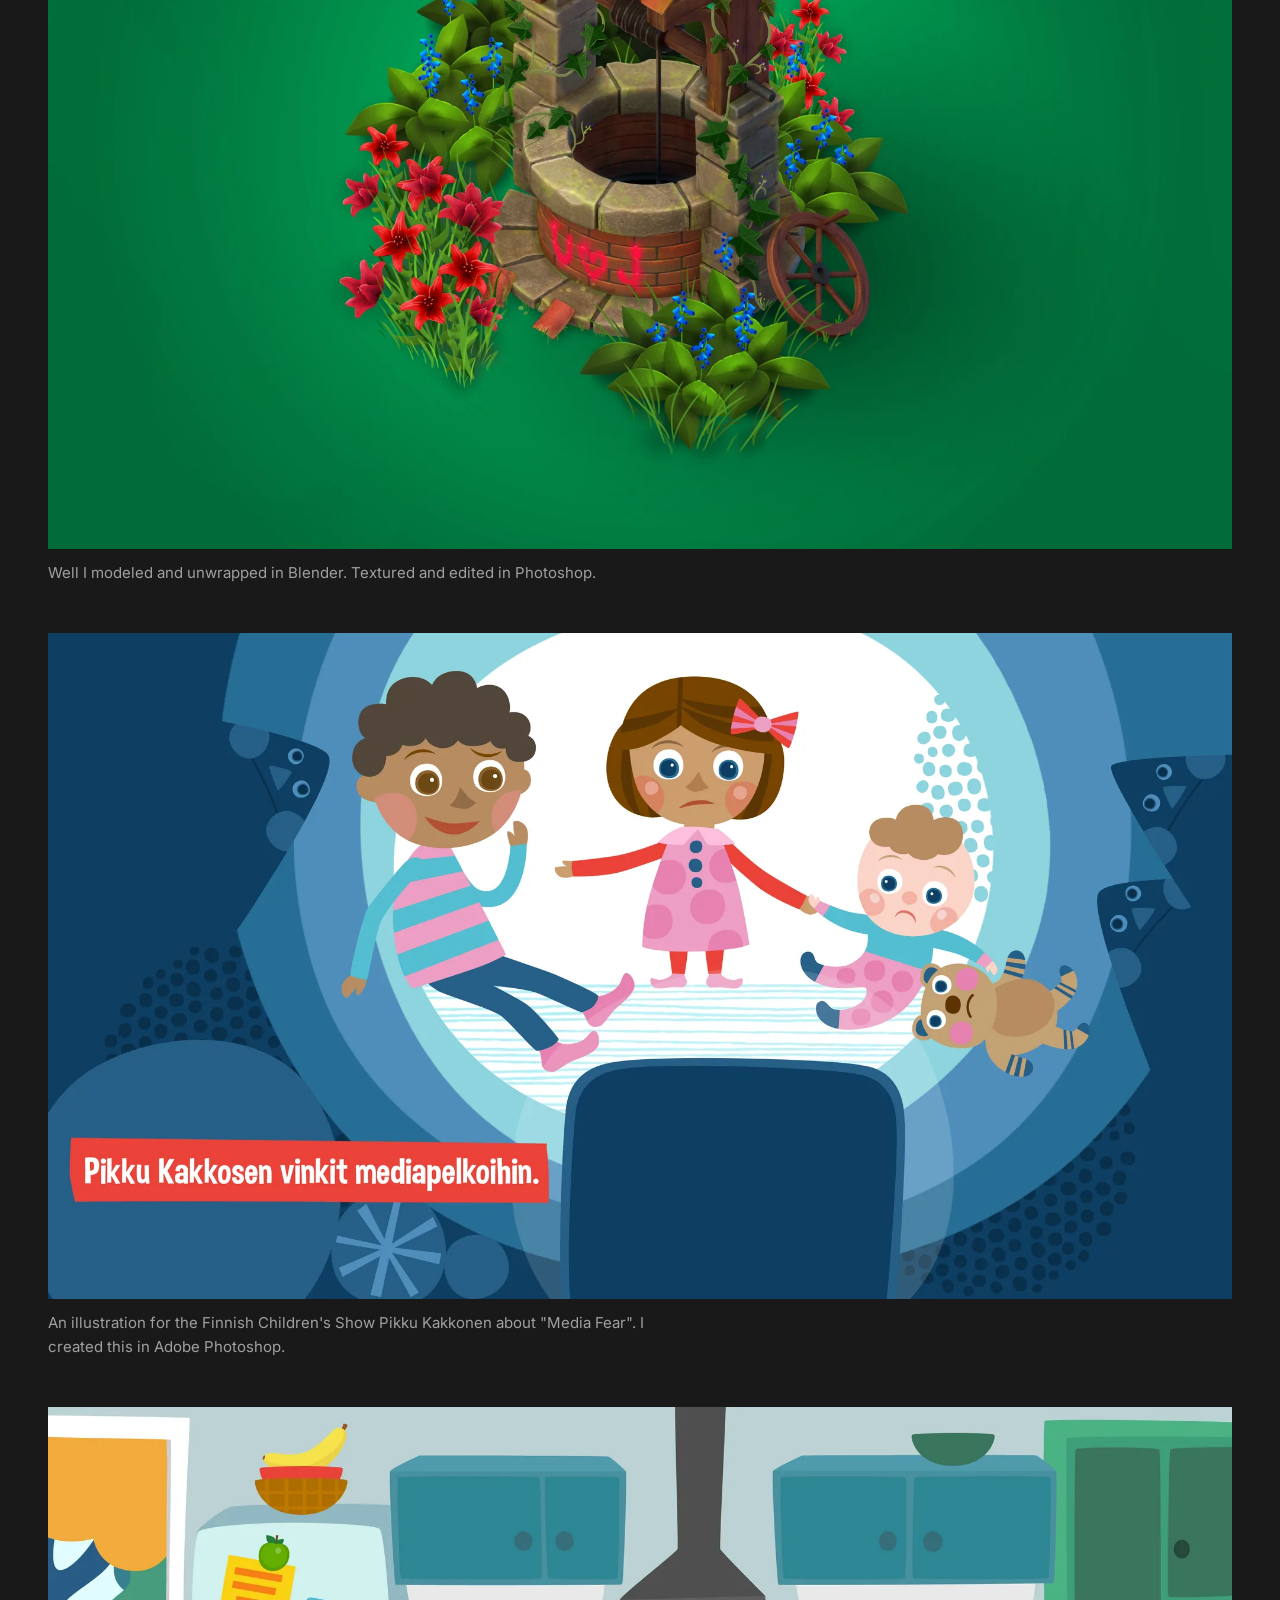
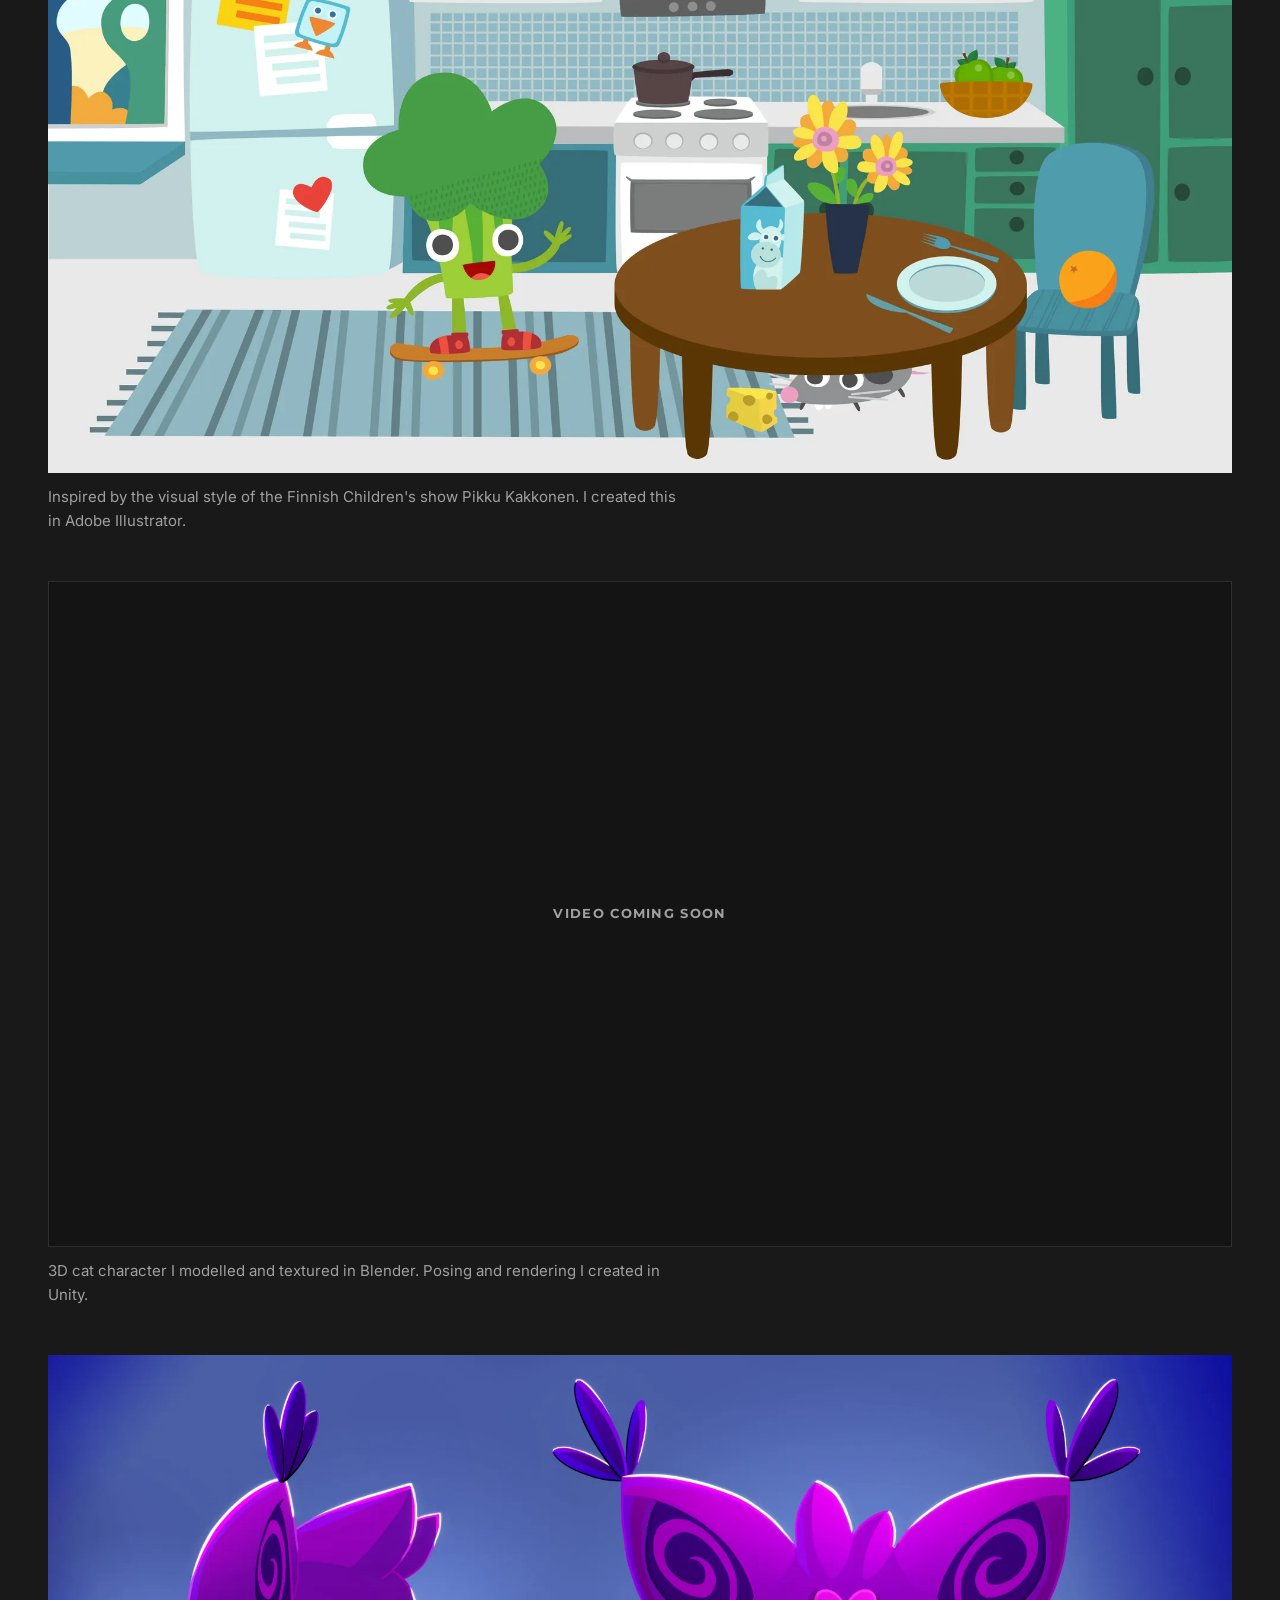
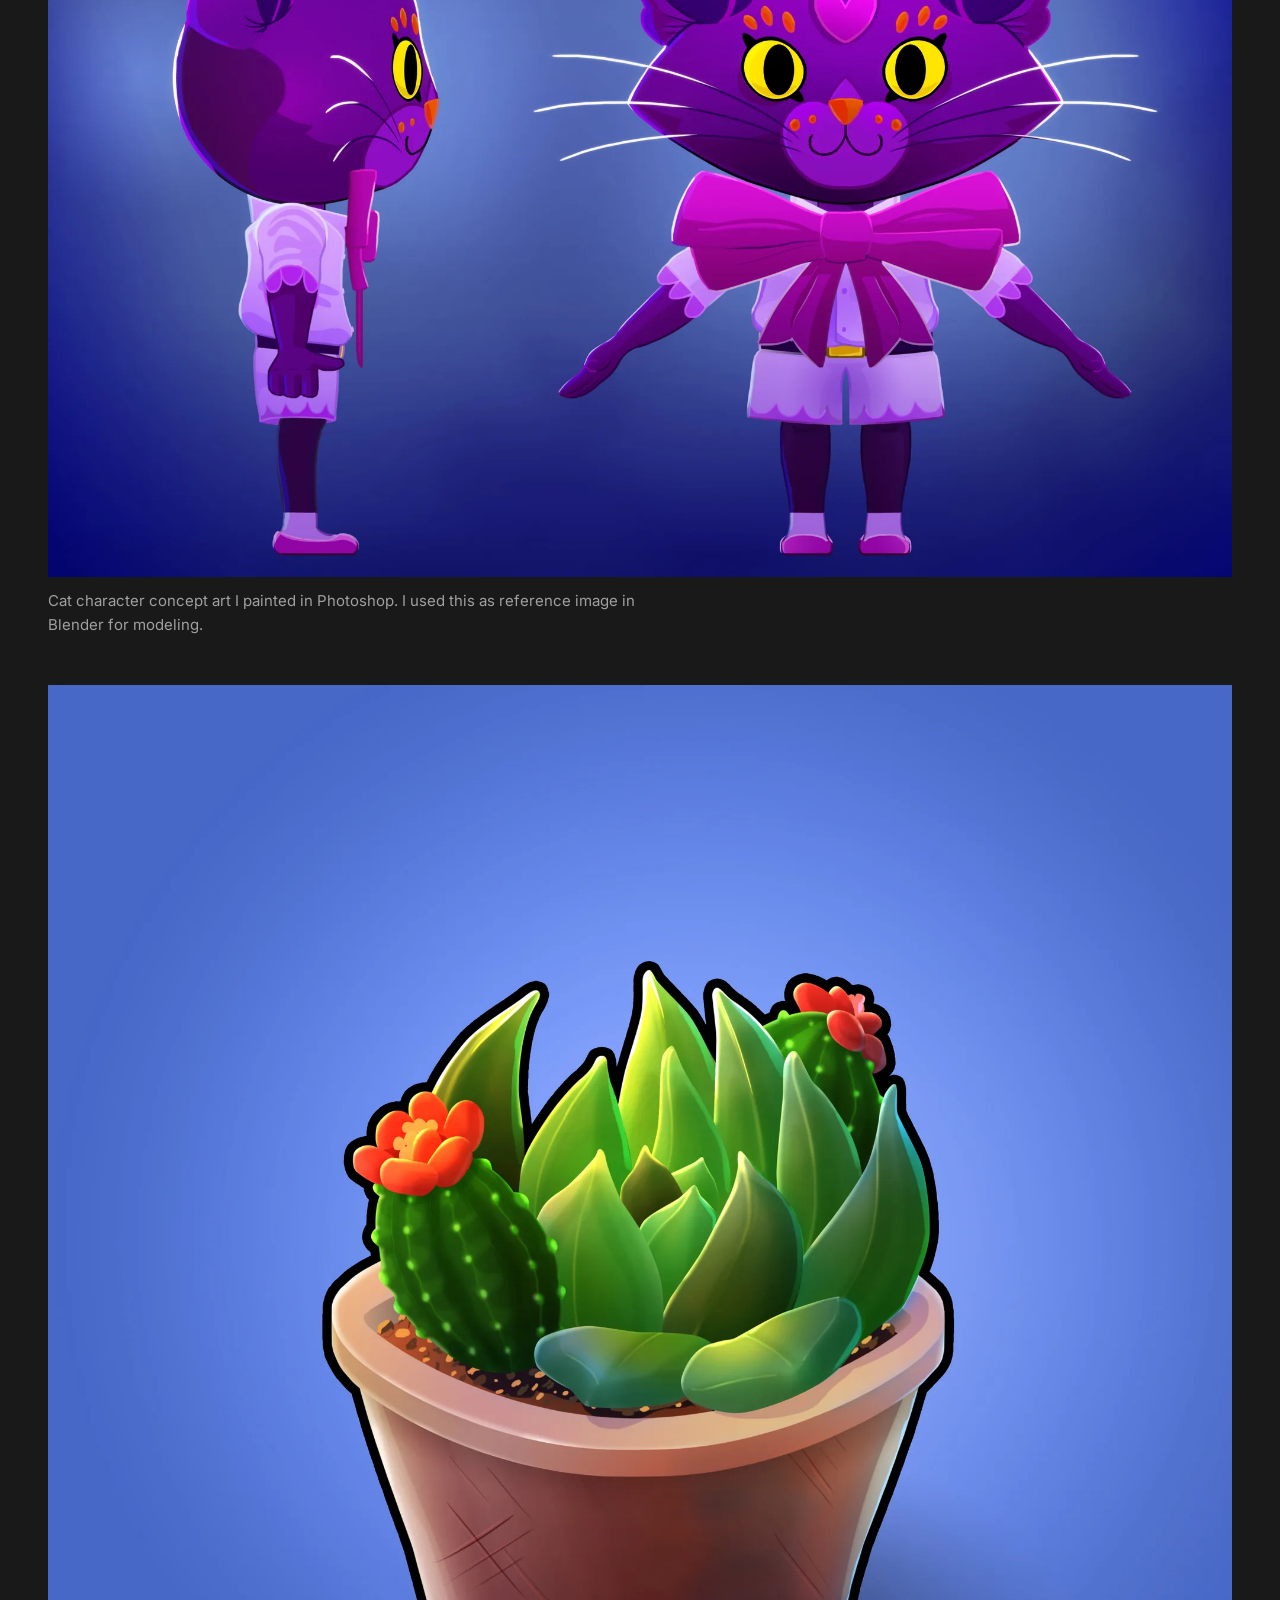
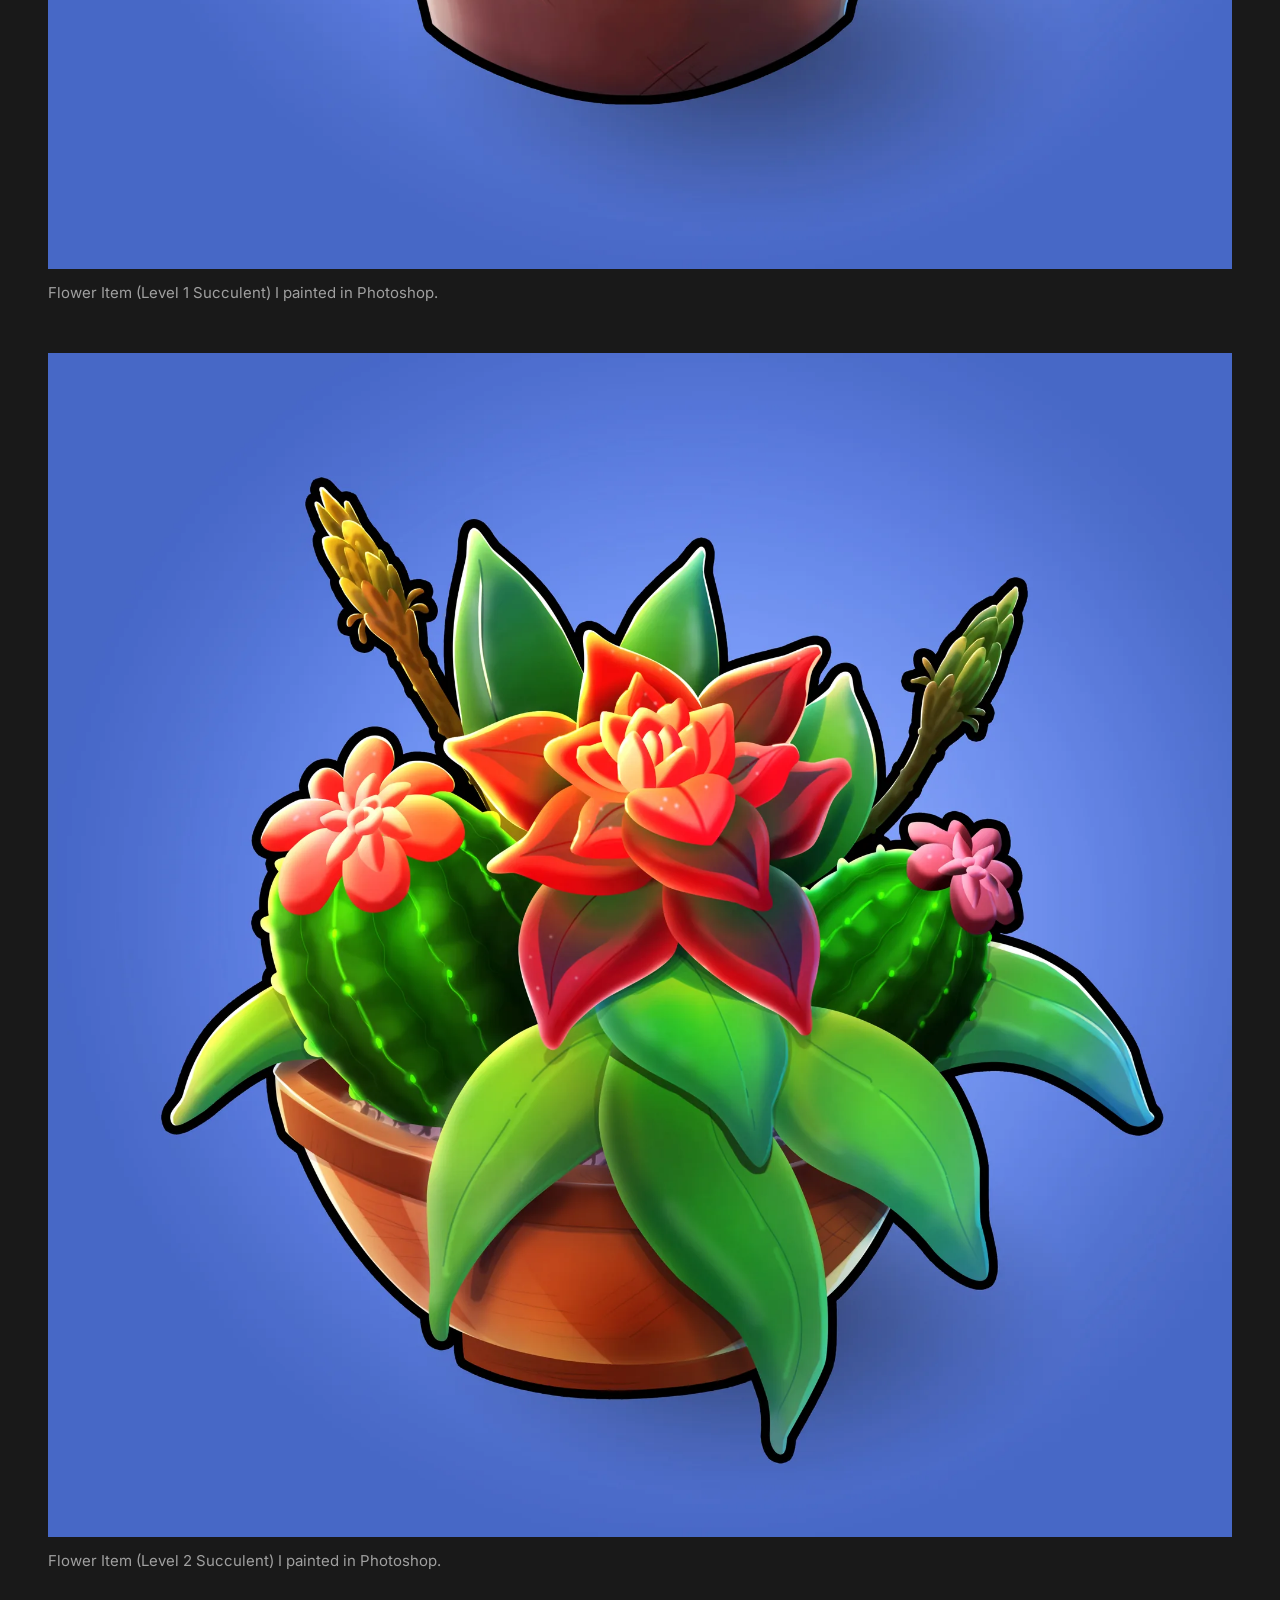
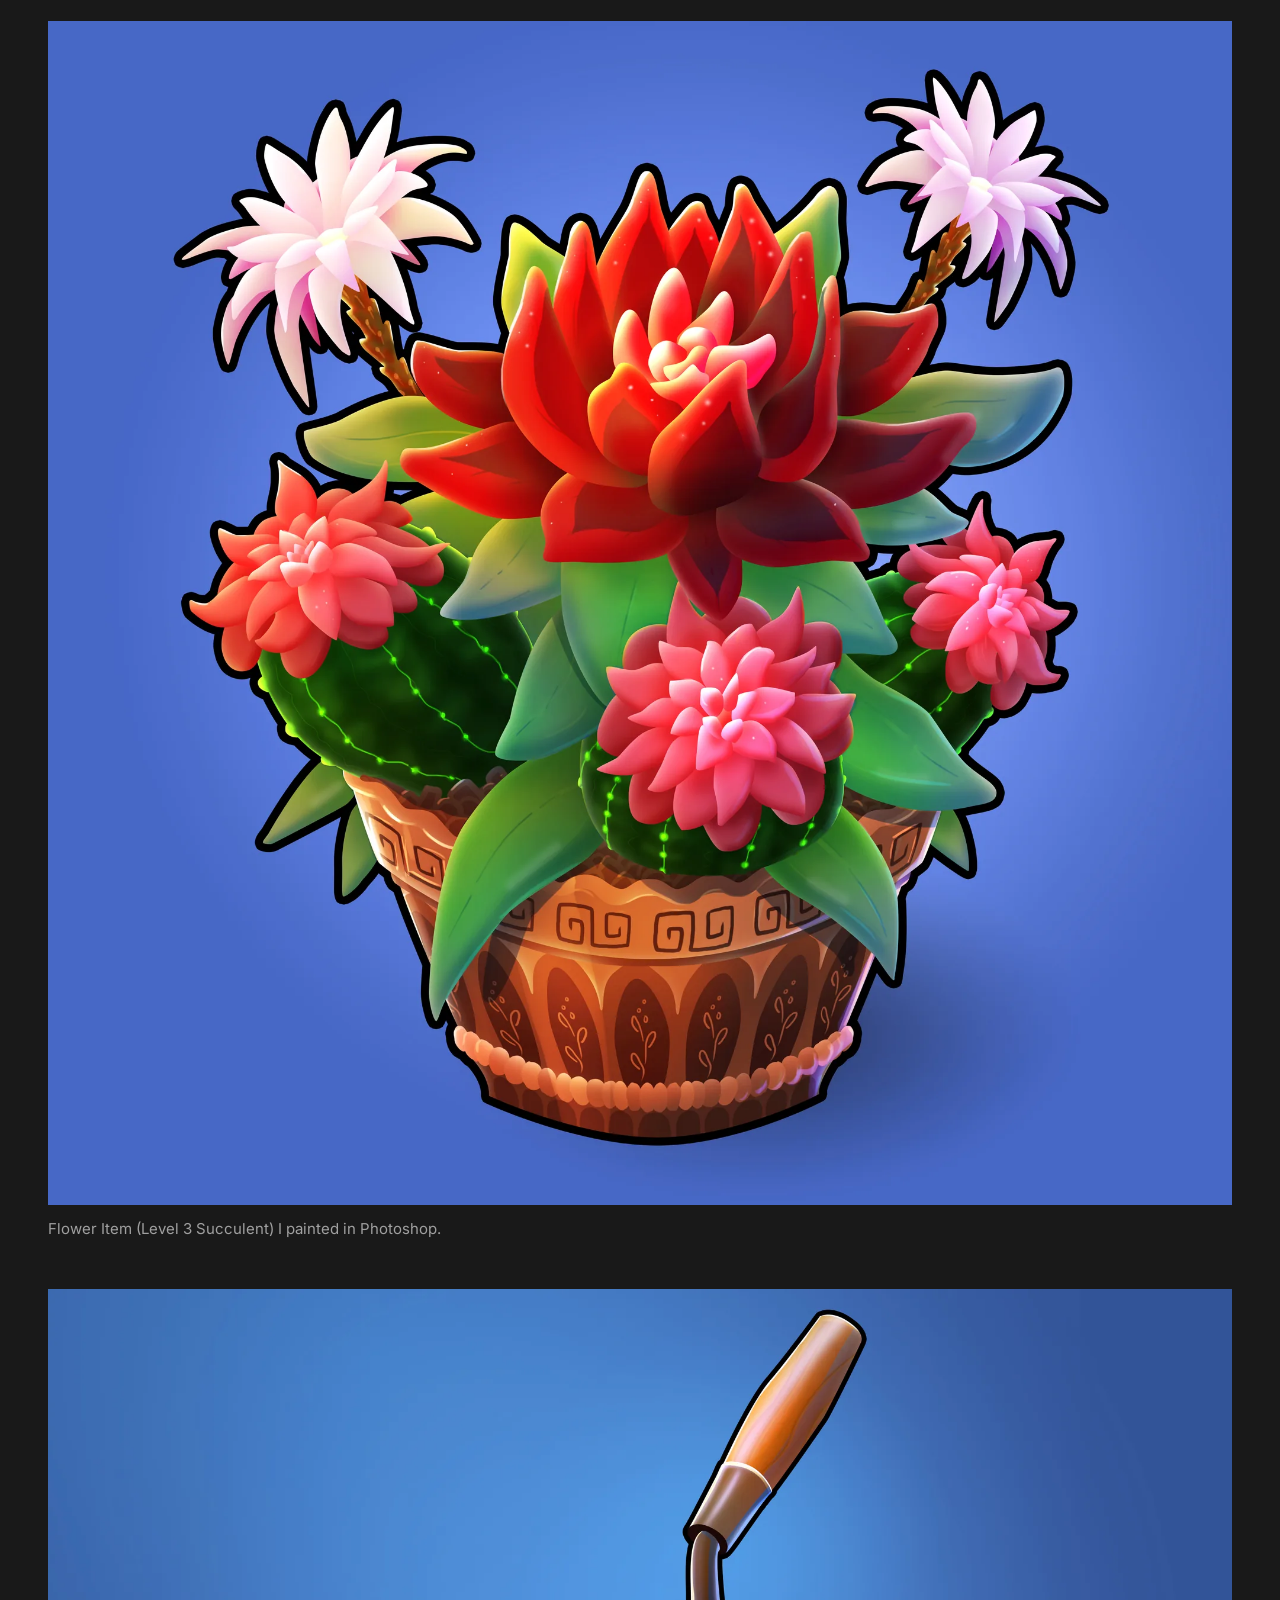
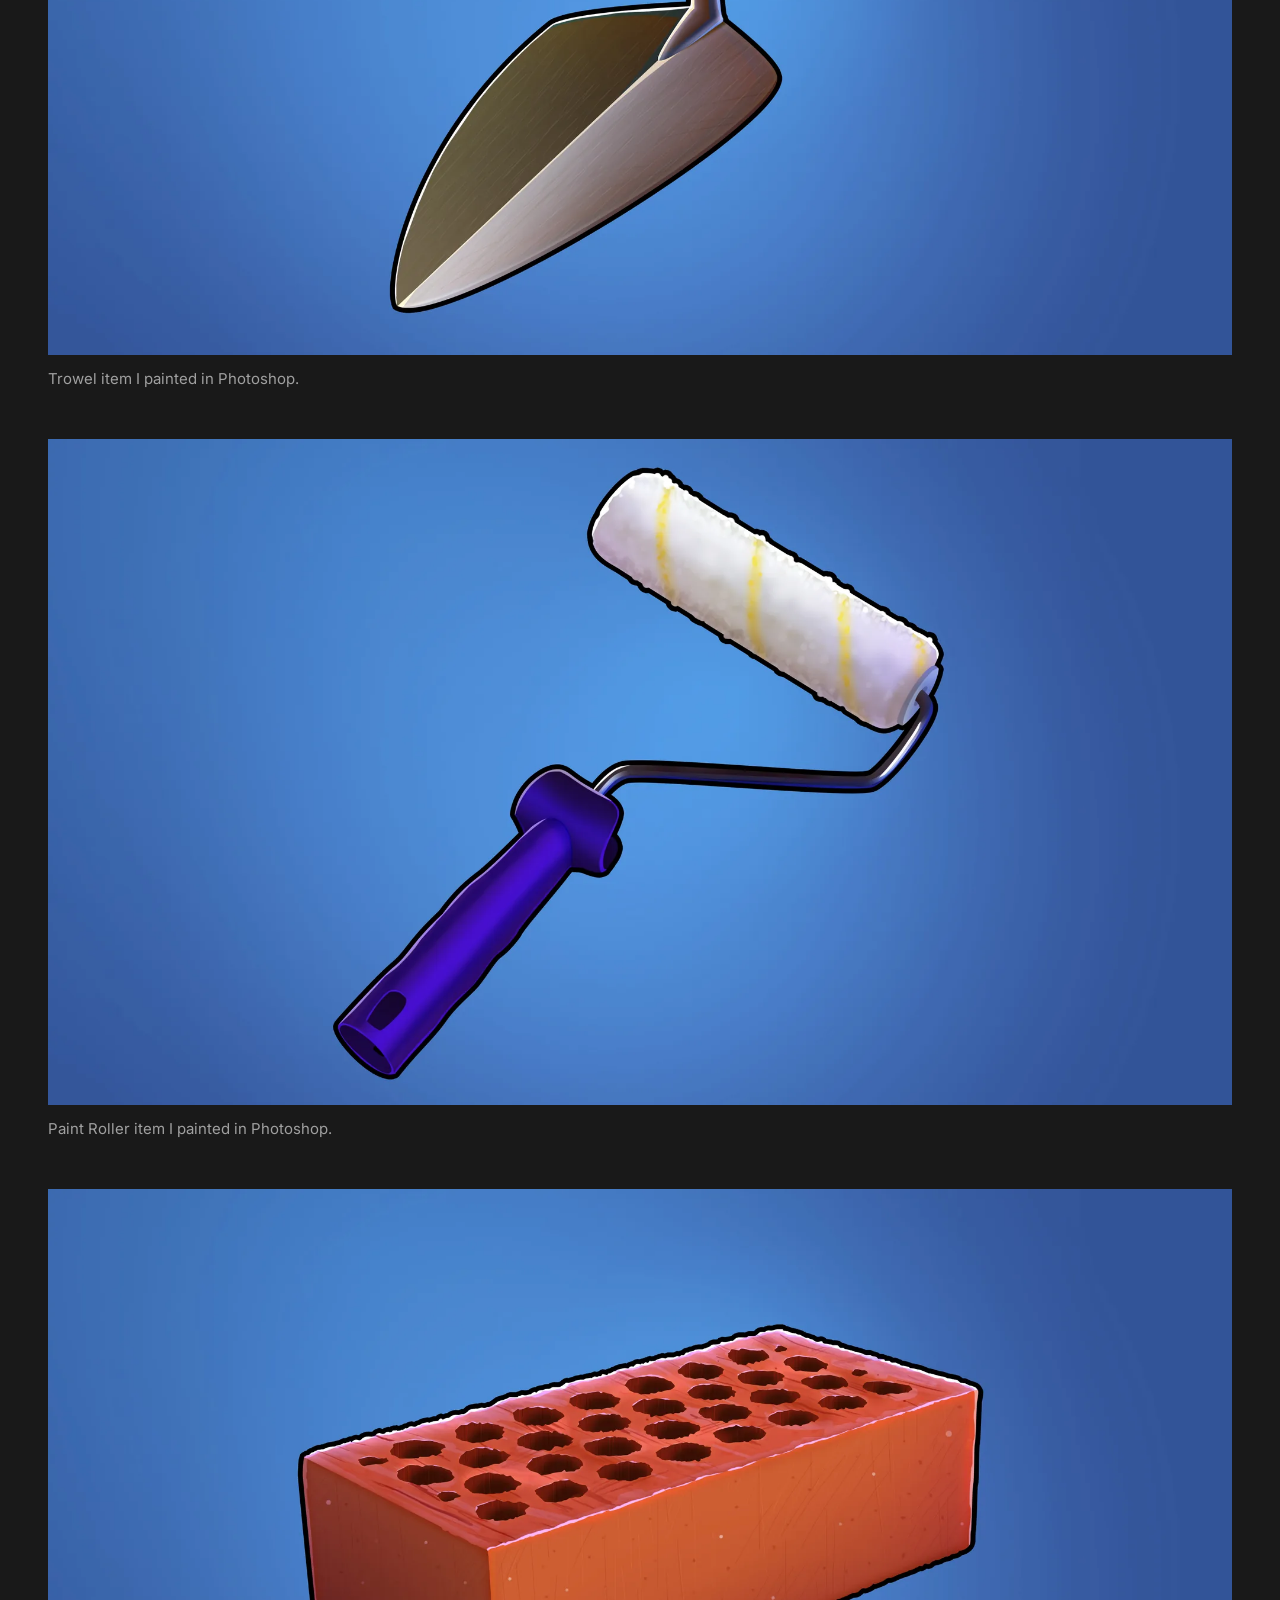
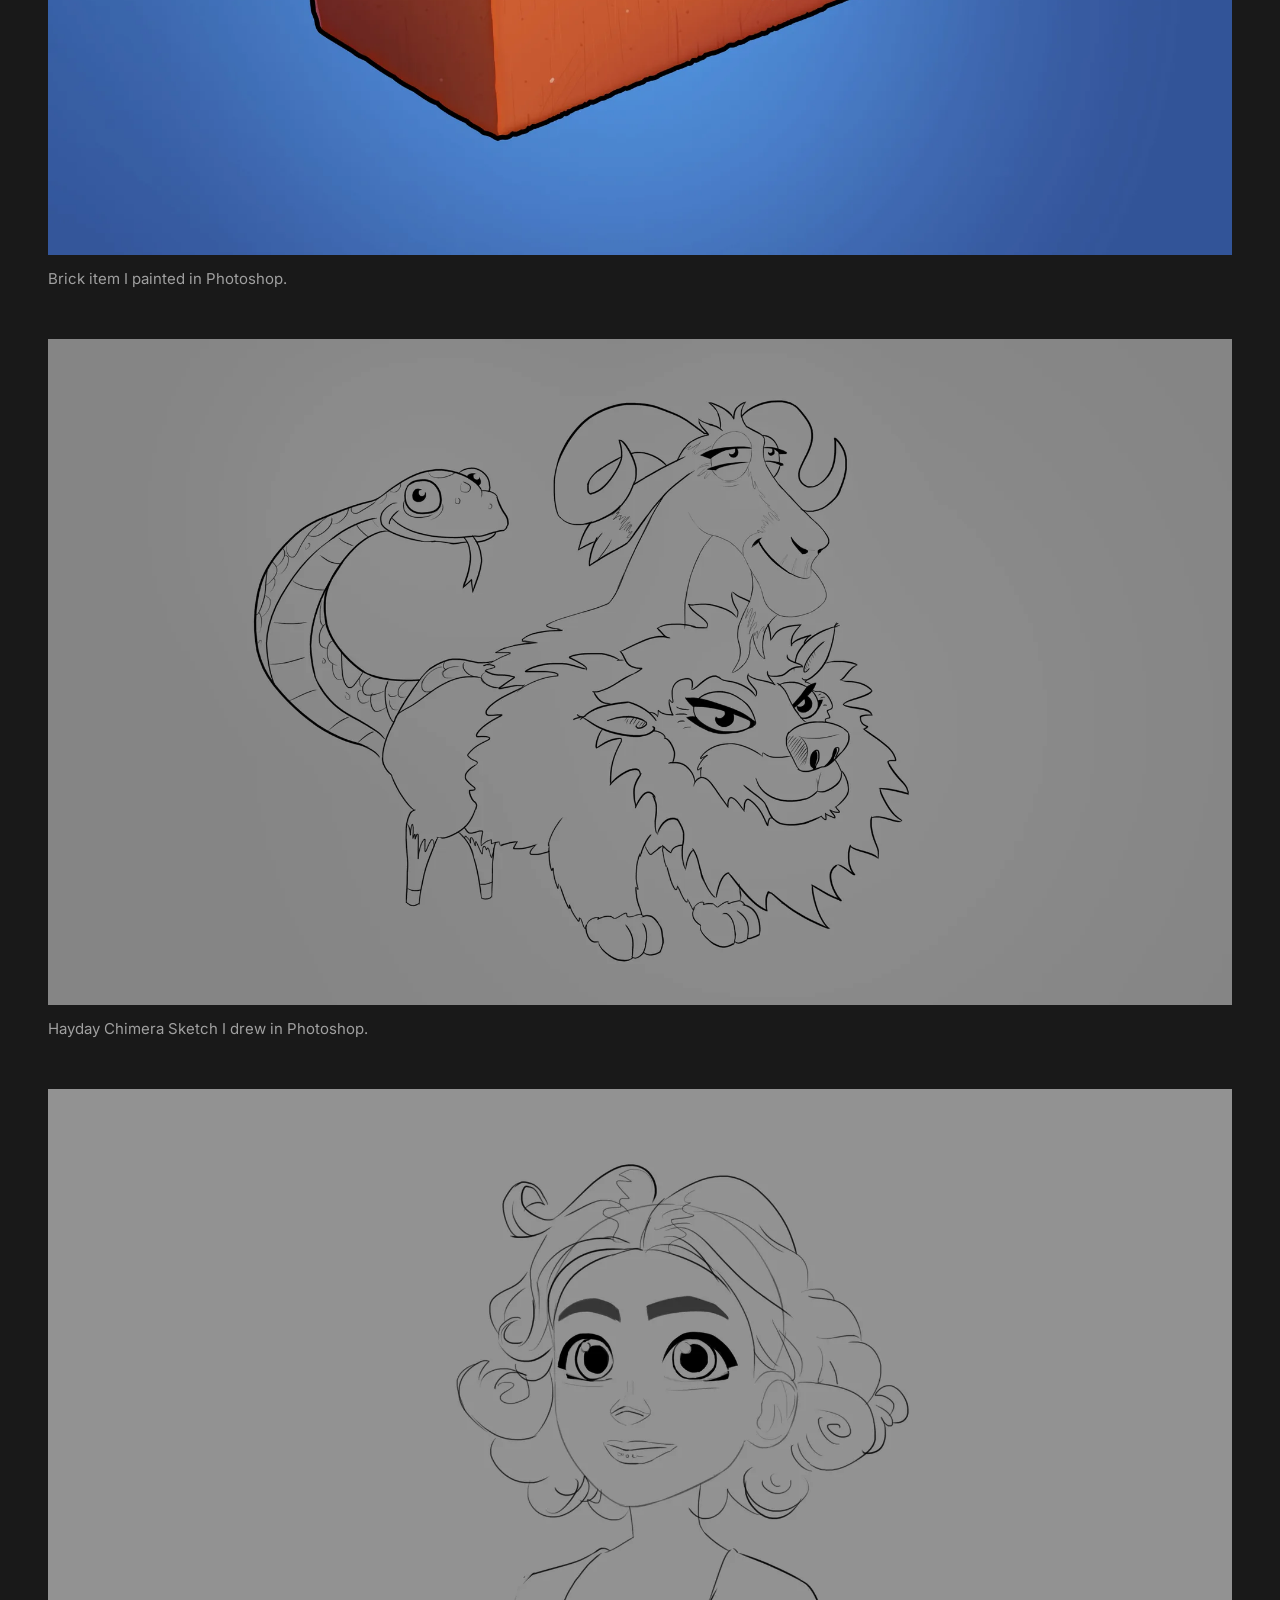
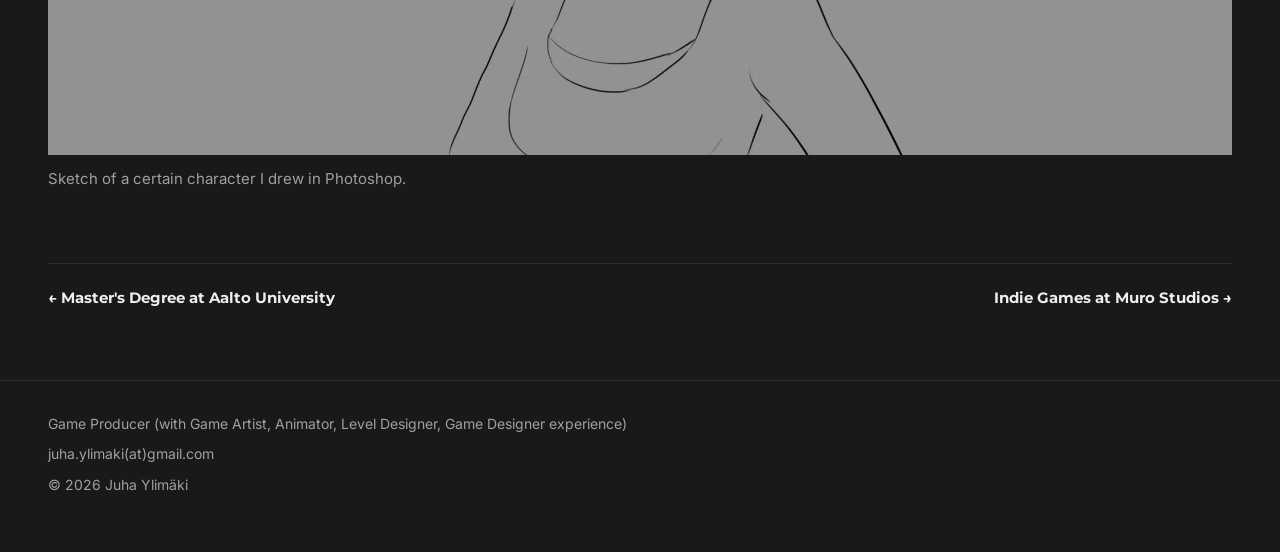
<file: casual-art.html>
<!doctype html>
<html lang="en">
<head>
<meta charset="utf-8">
<meta name="viewport" content="width=device-width, initial-scale=1">
<title>Casual Art — Juha Ylimäki</title>
<meta name="description" content="Casual Art by me.">
<meta property="og:title" content="Casual Art — Juha Ylimäki">
<meta property="og:description" content="Casual Art by me.">
<meta property="og:image" content="https://juhaylimaki.github.io/assets/images/casual-art/cover.jpg">
<meta property="og:type" content="website">
<link rel="icon" href="assets/favicon.svg" type="image/svg+xml">
<link rel="preconnect" href="https://fonts.googleapis.com">
<link rel="preconnect" href="https://fonts.gstatic.com" crossorigin>
<link rel="stylesheet" href="https://fonts.googleapis.com/css2?family=Inter:wght@400;600&family=Montserrat:wght@700&display=swap">
<link rel="stylesheet" href="assets/css/style.css">
<script src="assets/js/main.js" defer></script>
</head>
<body>
<header class="site-header"><a class="site-name" href="index.html">JUHA YLIMÄKI</a><p class="site-tagline">GAMES AND VISUALS</p></header>
<main class="project"><h1 class="project-title">Casual Art</h1><div class="project-intro">Casual Art by me.</div><figure class="block block-image"><a class="lb" href="assets/images/casual-art/01.jpg"><picture><source type="image/webp" srcset="assets/images/casual-art/01.webp"><img src="assets/images/casual-art/01.jpg" width="2000" height="4000" alt="Environment I painted in Photoshop." loading="lazy" decoding="async"></picture></a><figcaption><p>Environment I painted in Photoshop.</p></figcaption></figure><figure class="block block-image"><a class="lb" href="assets/images/casual-art/02.jpg"><picture><source type="image/webp" srcset="assets/images/casual-art/02.webp"><img src="assets/images/casual-art/02.jpg" width="2000" height="1592" alt="Well I modeled and unwrapped in Blender. Textured and edited in Photoshop." loading="lazy" decoding="async"></picture></a><figcaption><p>Well I modeled and unwrapped in Blender. Textured and edited in Photoshop.</p></figcaption></figure><figure class="block block-image"><a class="lb" href="assets/images/casual-art/03.png"><picture><source type="image/webp" srcset="assets/images/casual-art/03.webp"><img src="assets/images/casual-art/03.png" width="2000" height="1125" alt="An illustration for the Finnish Children&#x27;s Show Pikku Kakkonen about &quot;Media Fear&quot;. I created this in Adobe Photoshop." loading="lazy" decoding="async"></picture></a><figcaption><p>An illustration for the Finnish Children's Show Pikku Kakkonen about "Media Fear". I created this in Adobe Photoshop.</p></figcaption></figure><figure class="block block-image"><a class="lb" href="assets/images/casual-art/04.jpg"><picture><source type="image/webp" srcset="assets/images/casual-art/04.webp"><img src="assets/images/casual-art/04.jpg" width="2000" height="1125" alt="Inspired by the visual style of the Finnish Children&#x27;s show Pikku Kakkonen. I created this in Adobe Illustrator." loading="lazy" decoding="async"></picture></a><figcaption><p>Inspired by the visual style of the Finnish Children's show Pikku Kakkonen. I created this in Adobe Illustrator.</p></figcaption></figure><figure class="block block-video"><div class="video-soon">Video coming soon</div><figcaption><p>3D cat character I modelled and textured in Blender. Posing and rendering I created in Unity.</p></figcaption></figure><figure class="block block-image"><a class="lb" href="assets/images/casual-art/05.jpg"><picture><source type="image/webp" srcset="assets/images/casual-art/05.webp"><img src="assets/images/casual-art/05.jpg" width="2000" height="1390" alt="Cat character concept art I painted in Photoshop. I used this as reference image in Blender for modeling." loading="lazy" decoding="async"></picture></a><figcaption><p>Cat character concept art I painted in Photoshop. I used this as reference image in Blender for modeling.<br/></p></figcaption></figure><figure class="block block-image"><a class="lb" href="assets/images/casual-art/06.jpg"><picture><source type="image/webp" srcset="assets/images/casual-art/06.webp"><img src="assets/images/casual-art/06.jpg" width="2000" height="2000" alt="Flower Item (Level 1 Succulent) I painted in Photoshop." loading="lazy" decoding="async"></picture></a><figcaption><p>Flower Item (Level 1 Succulent) I painted in Photoshop.<br/></p></figcaption></figure><figure class="block block-image"><a class="lb" href="assets/images/casual-art/07.jpg"><picture><source type="image/webp" srcset="assets/images/casual-art/07.webp"><img src="assets/images/casual-art/07.jpg" width="2000" height="2000" alt="Flower Item (Level 2 Succulent) I painted in Photoshop." loading="lazy" decoding="async"></picture></a><figcaption><p>Flower Item (Level 2 Succulent) I painted in Photoshop.<br/></p></figcaption></figure><figure class="block block-image"><a class="lb" href="assets/images/casual-art/08.jpg"><picture><source type="image/webp" srcset="assets/images/casual-art/08.webp"><img src="assets/images/casual-art/08.jpg" width="2000" height="2000" alt="Flower Item (Level 3 Succulent) I painted in Photoshop." loading="lazy" decoding="async"></picture></a><figcaption><p>Flower Item (Level 3 Succulent) I painted in Photoshop.<br/></p></figcaption></figure><figure class="block block-image"><a class="lb" href="assets/images/casual-art/09.jpg"><picture><source type="image/webp" srcset="assets/images/casual-art/09.webp"><img src="assets/images/casual-art/09.jpg" width="2000" height="1125" alt="Trowel item I painted in Photoshop." loading="lazy" decoding="async"></picture></a><figcaption><p>Trowel item I painted in Photoshop.<br/></p></figcaption></figure><figure class="block block-image"><a class="lb" href="assets/images/casual-art/10.jpg"><picture><source type="image/webp" srcset="assets/images/casual-art/10.webp"><img src="assets/images/casual-art/10.jpg" width="2000" height="1125" alt="Paint Roller item I painted in Photoshop." loading="lazy" decoding="async"></picture></a><figcaption><p>Paint Roller item I painted in Photoshop.<br/></p></figcaption></figure><figure class="block block-image"><a class="lb" href="assets/images/casual-art/11.jpg"><picture><source type="image/webp" srcset="assets/images/casual-art/11.webp"><img src="assets/images/casual-art/11.jpg" width="2000" height="1125" alt="Brick item I painted in Photoshop." loading="lazy" decoding="async"></picture></a><figcaption><p>Brick item I painted in Photoshop.<br/></p></figcaption></figure><figure class="block block-image"><a class="lb" href="assets/images/casual-art/12.jpg"><picture><source type="image/webp" srcset="assets/images/casual-art/12.webp"><img src="assets/images/casual-art/12.jpg" width="2000" height="1125" alt="Hayday Chimera Sketch I drew in Photoshop." loading="lazy" decoding="async"></picture></a><figcaption><p>Hayday Chimera Sketch I drew in Photoshop.</p></figcaption></figure><figure class="block block-image"><a class="lb" href="assets/images/casual-art/13.jpg"><picture><source type="image/webp" srcset="assets/images/casual-art/13.webp"><img src="assets/images/casual-art/13.jpg" width="2000" height="1125" alt="Sketch of a certain character I drew in Photoshop." loading="lazy" decoding="async"></picture></a><figcaption><p>Sketch of a certain character I drew in Photoshop.</p></figcaption></figure><nav class="project-nav"><a class="prev" href="aalto-university-stuff.html">← Master&#x27;s Degree at Aalto University</a><a class="next" href="indie-stuff.html">Indie Games at Muro Studios →</a></nav></main>
<footer class="site-footer"><p class="footer-about">Game Producer (with Game Artist, Animator, Level Designer, Game Designer experience)</p><p class="footer-contact"><span class="footer-email">juha.ylimaki(at)gmail.com</span></p><p class="footer-copy">© 2026 Juha Ylimäki</p></footer>
</body>
</html>
</file>
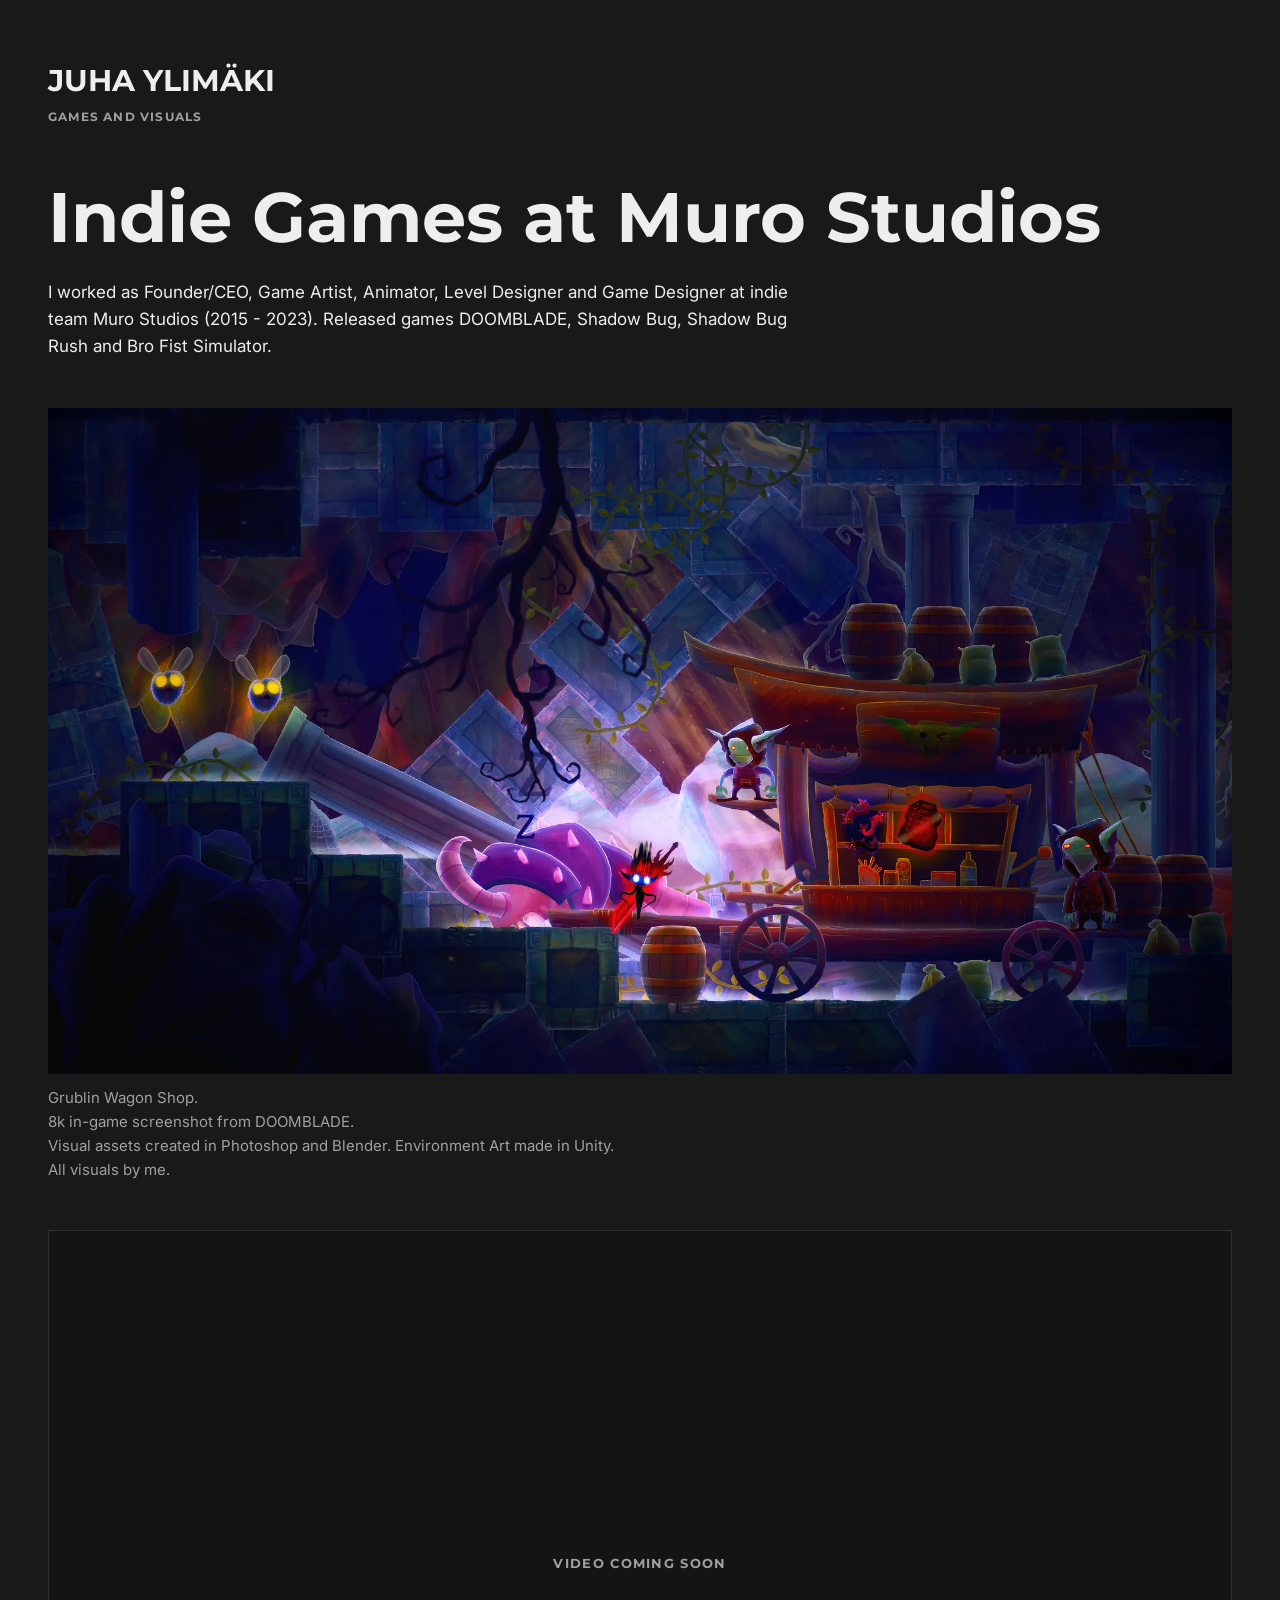
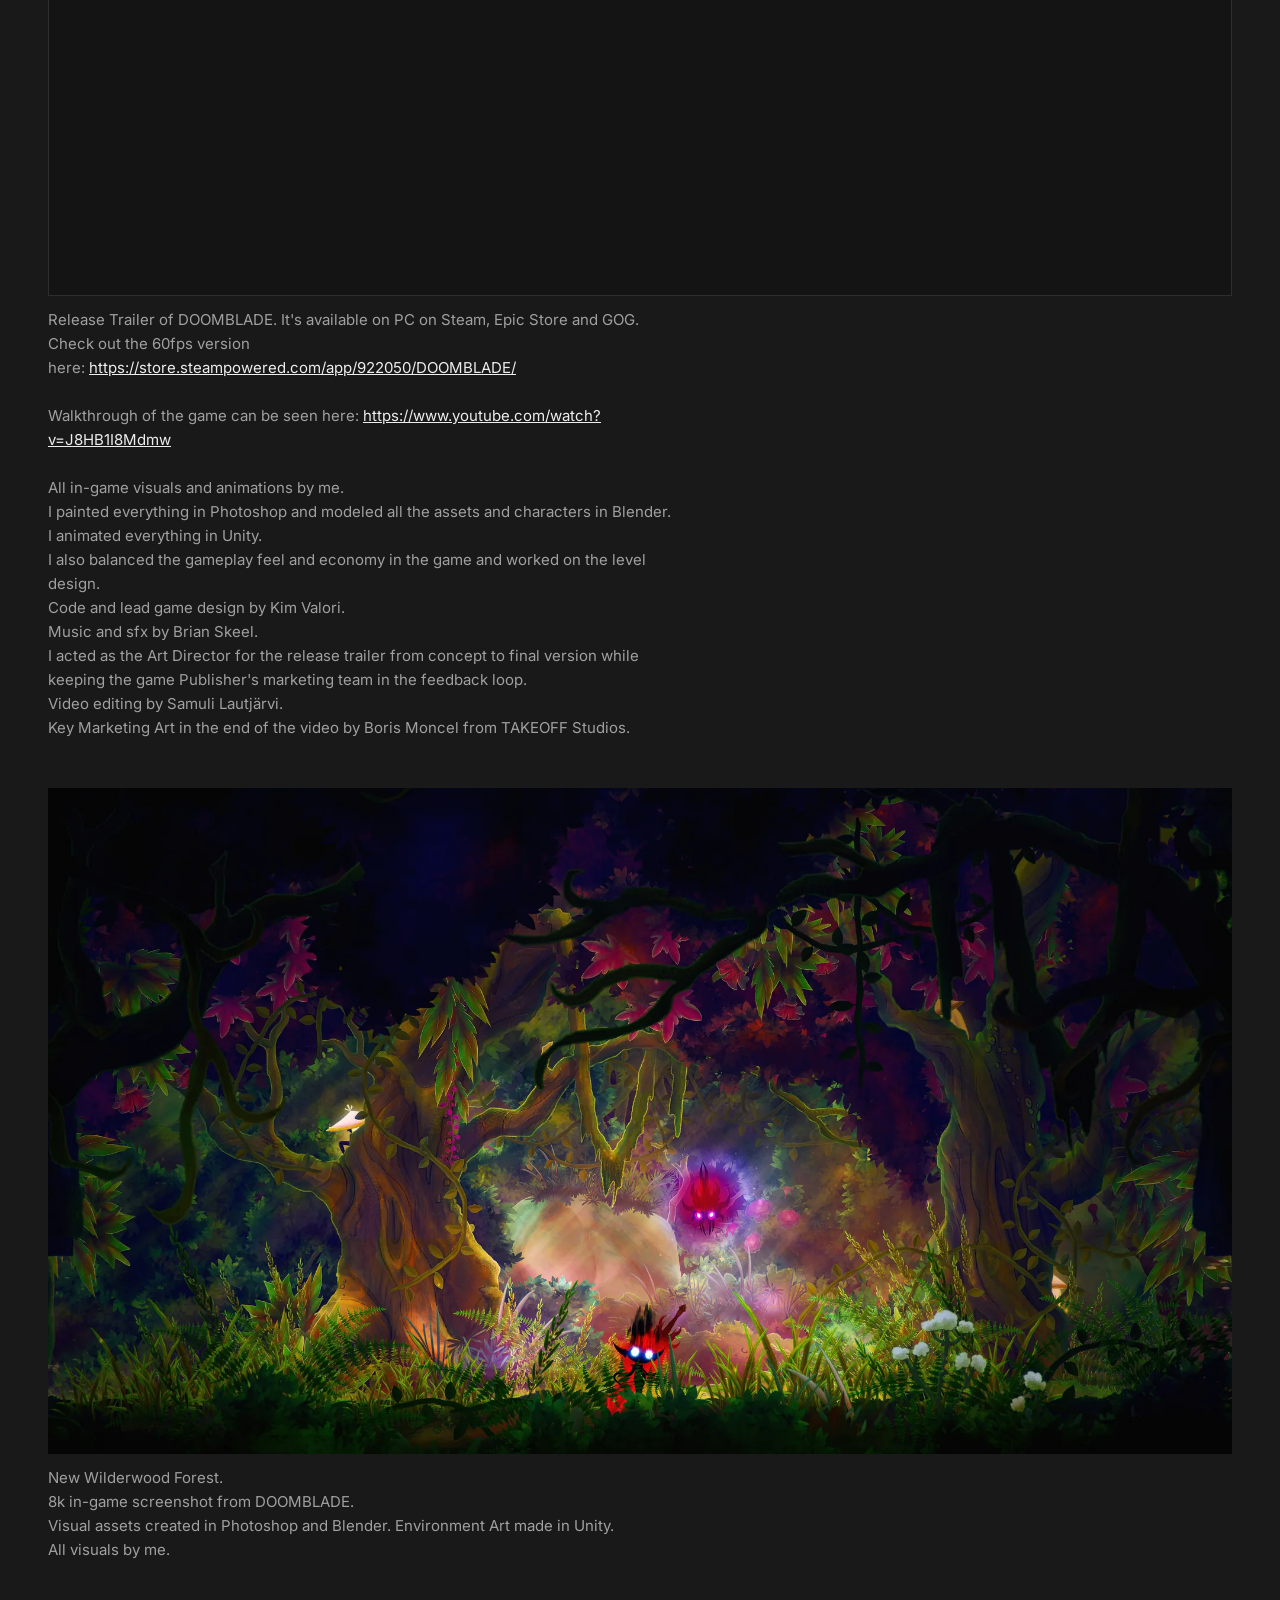
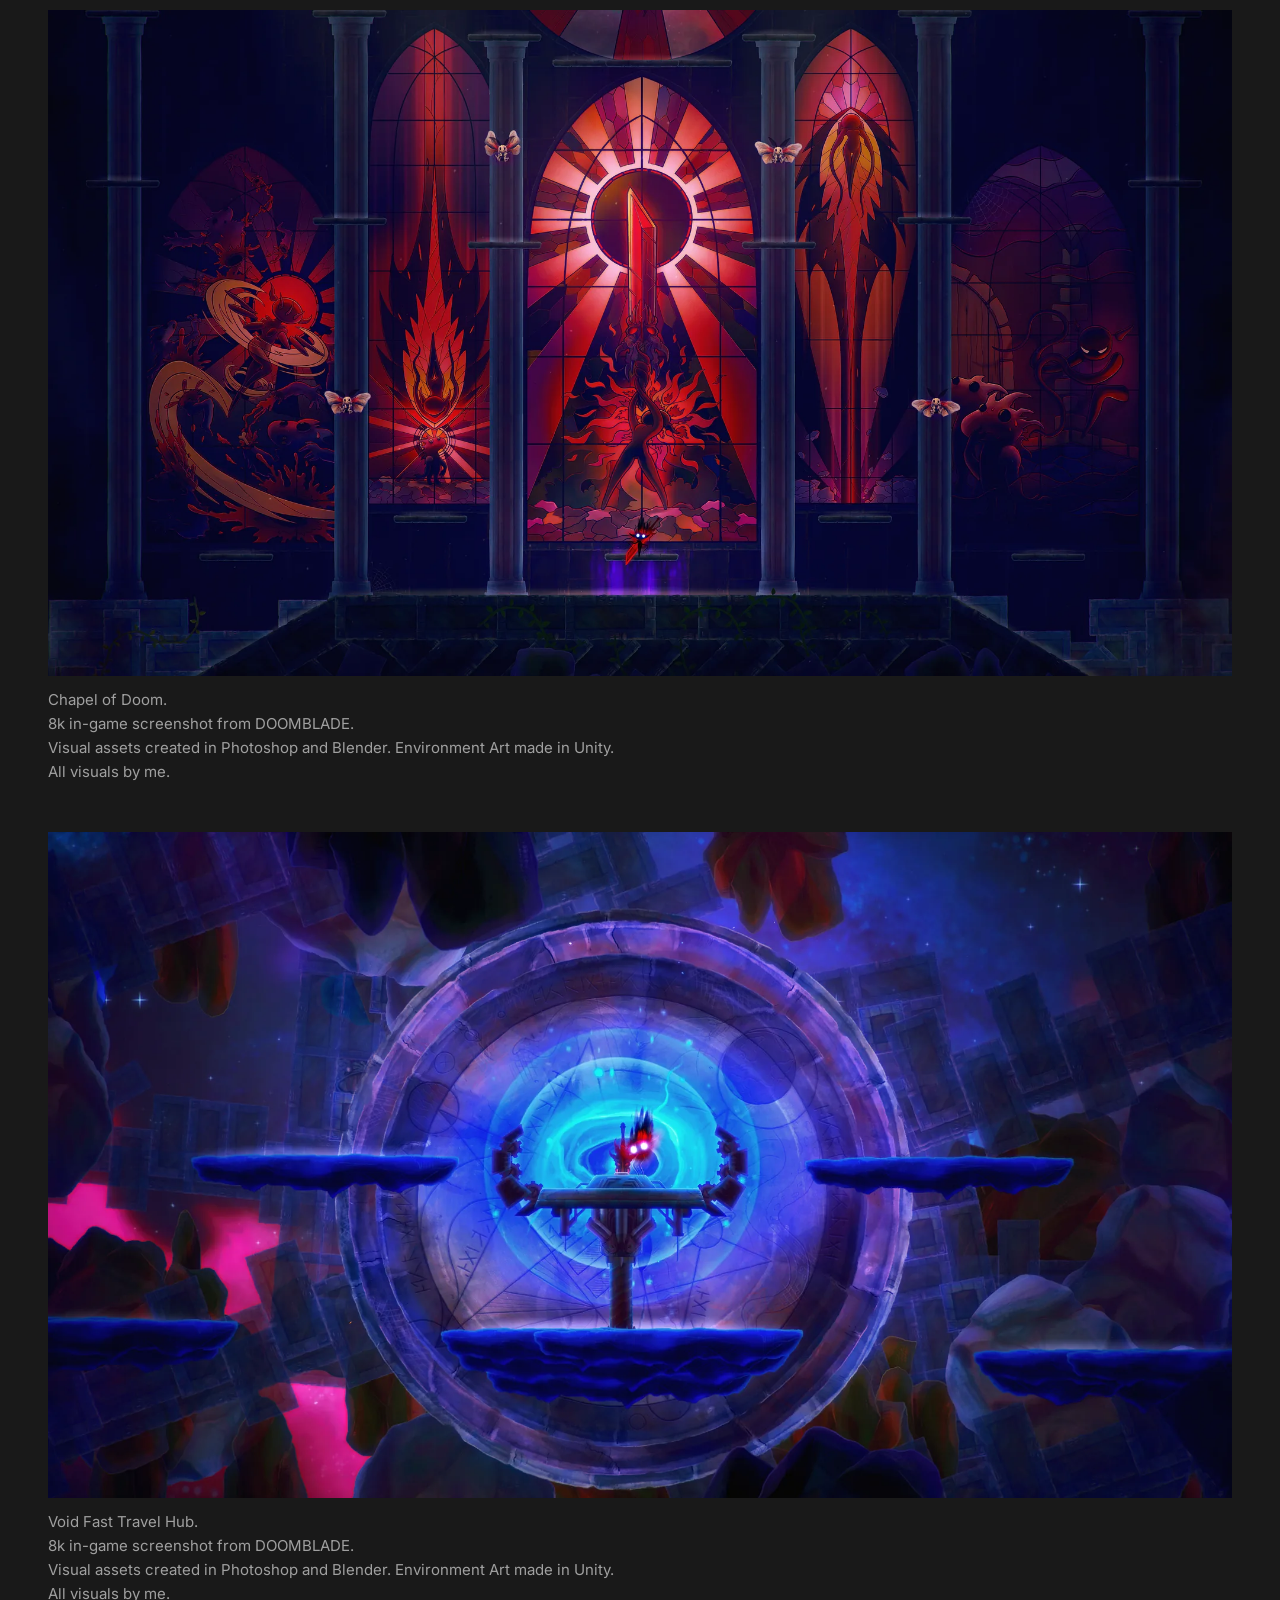
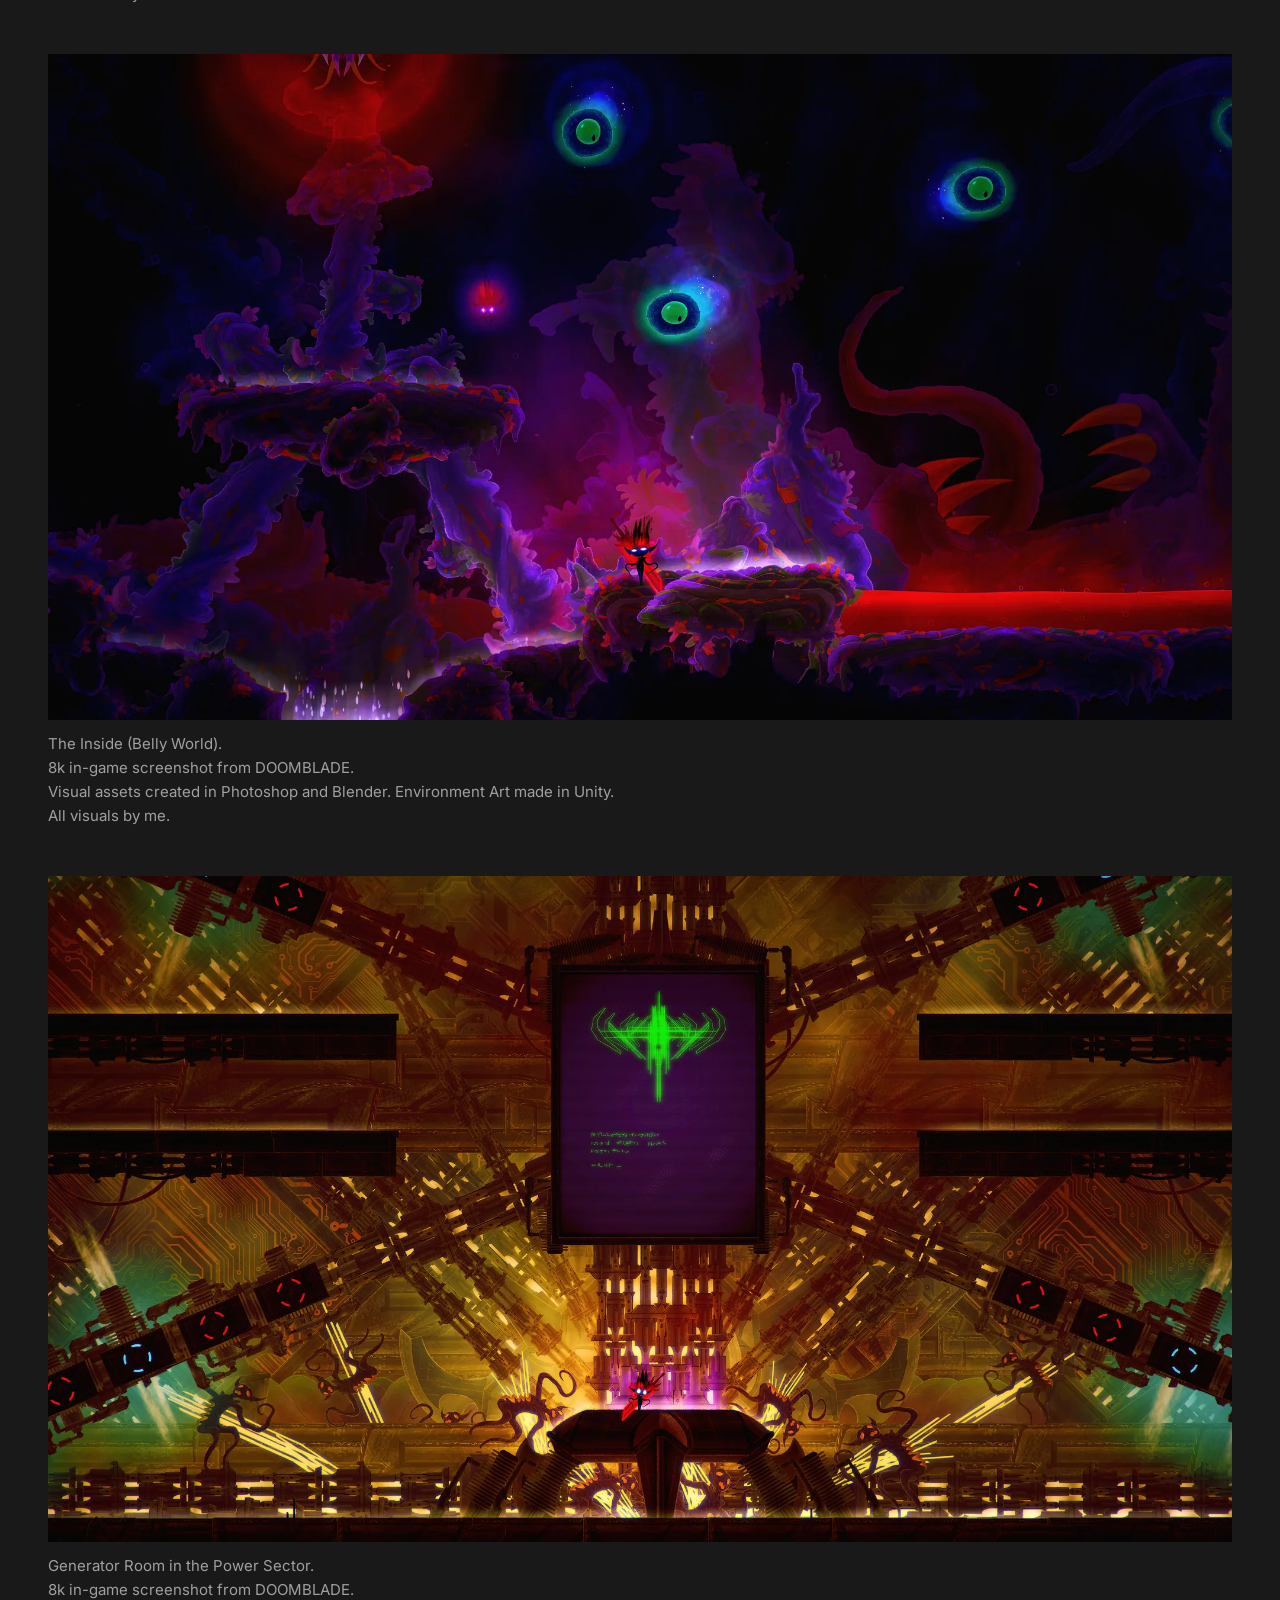
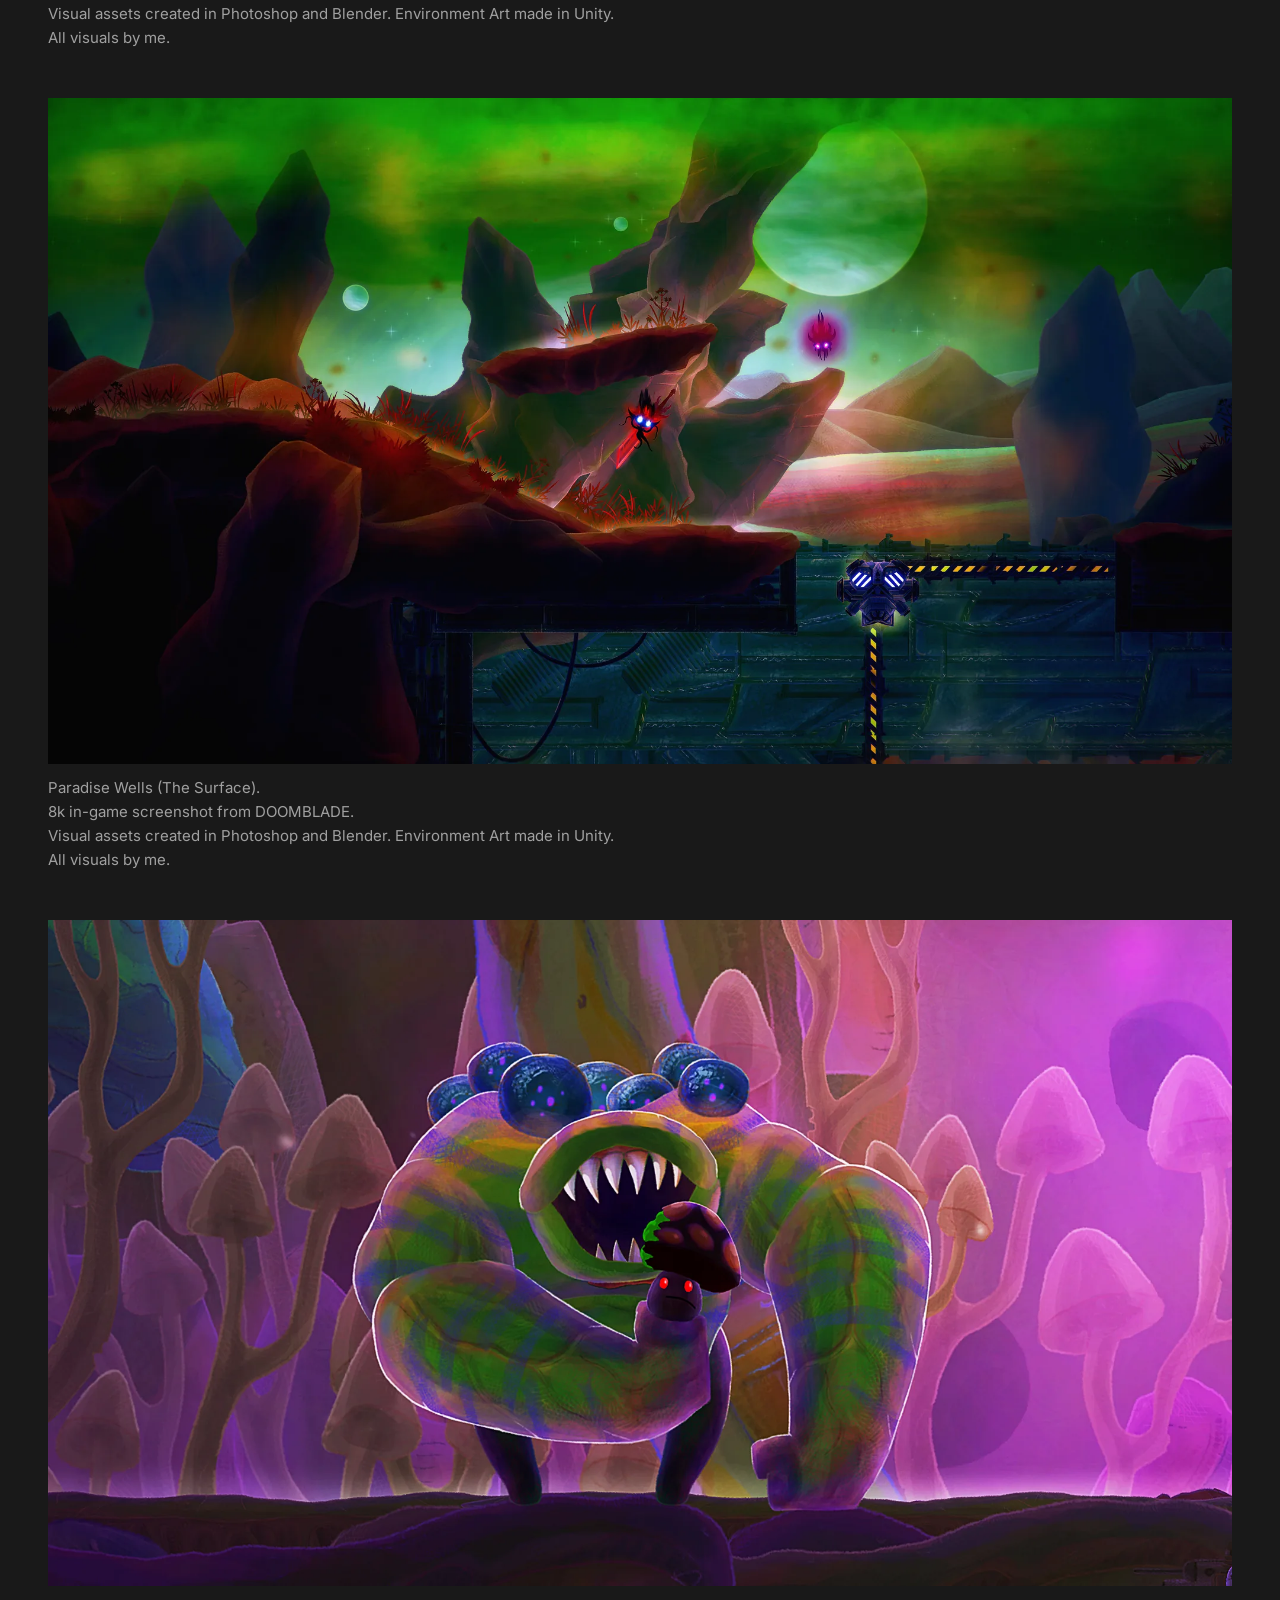
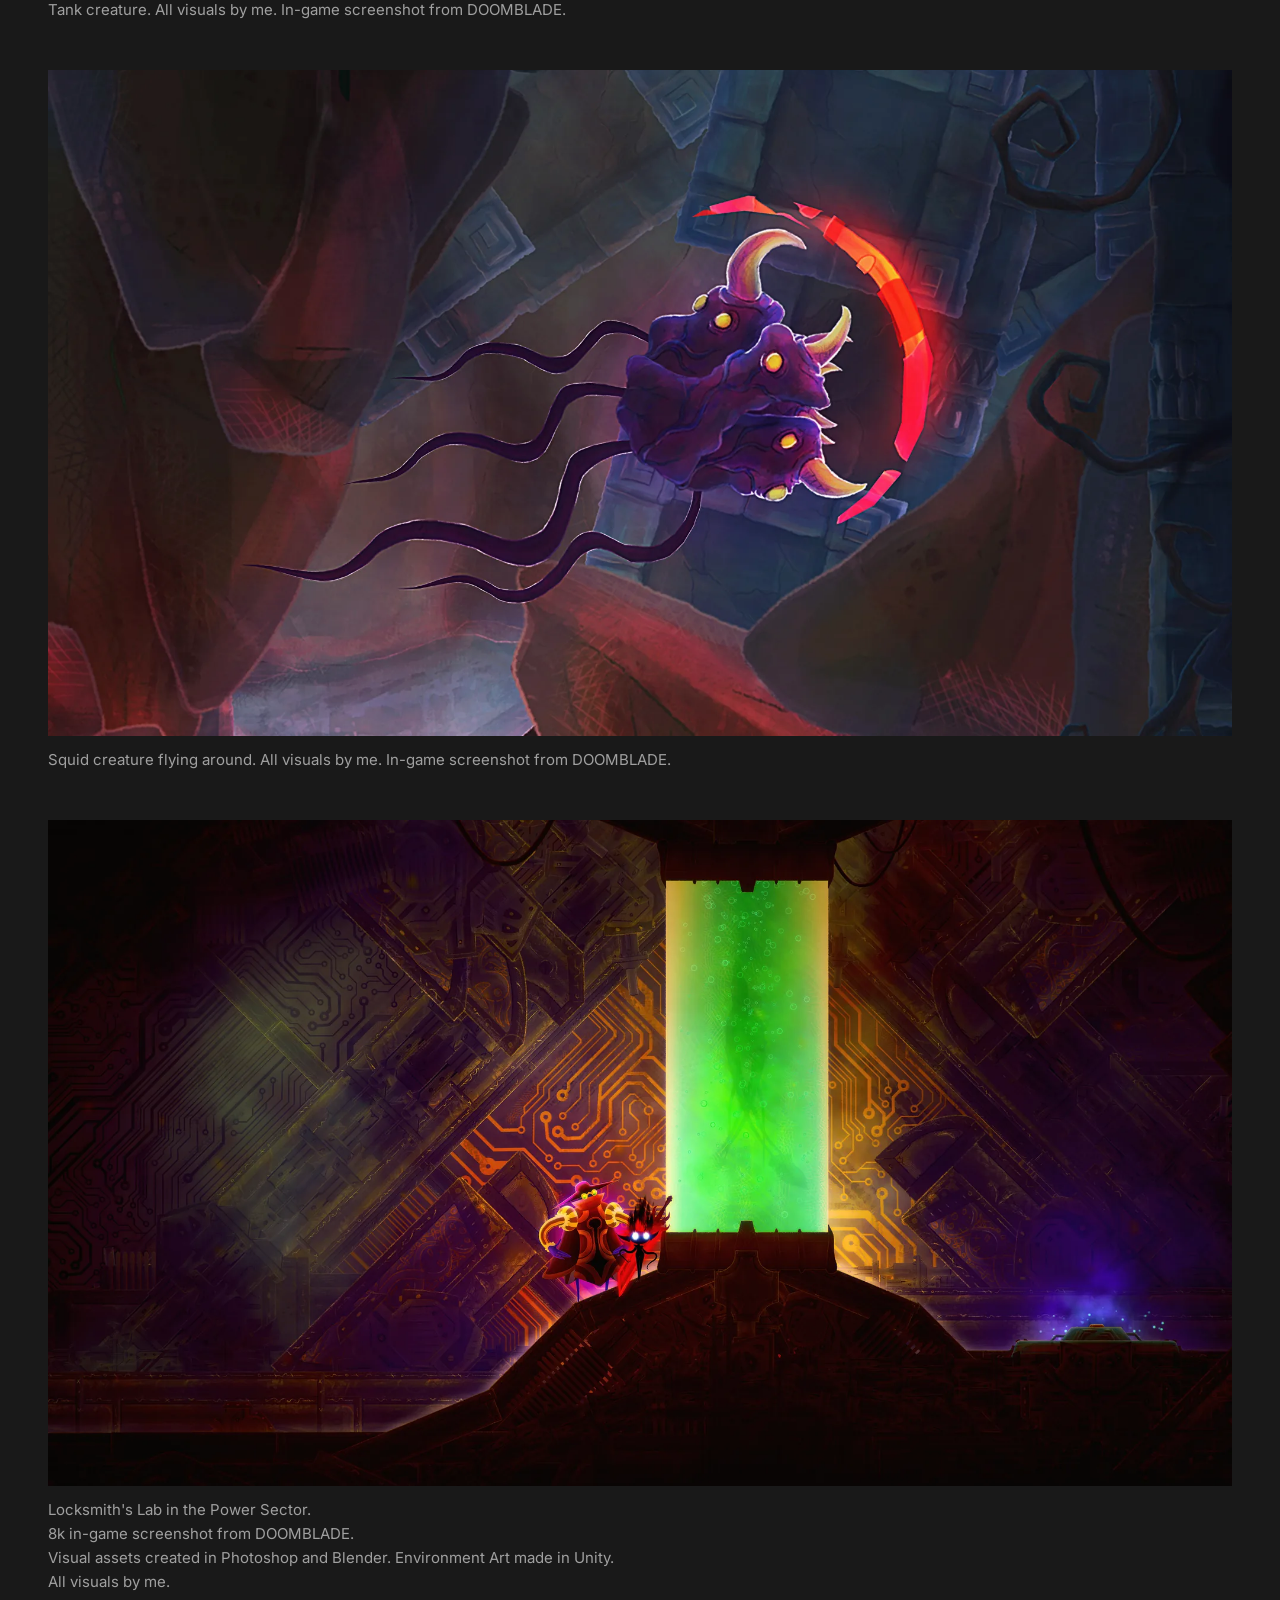
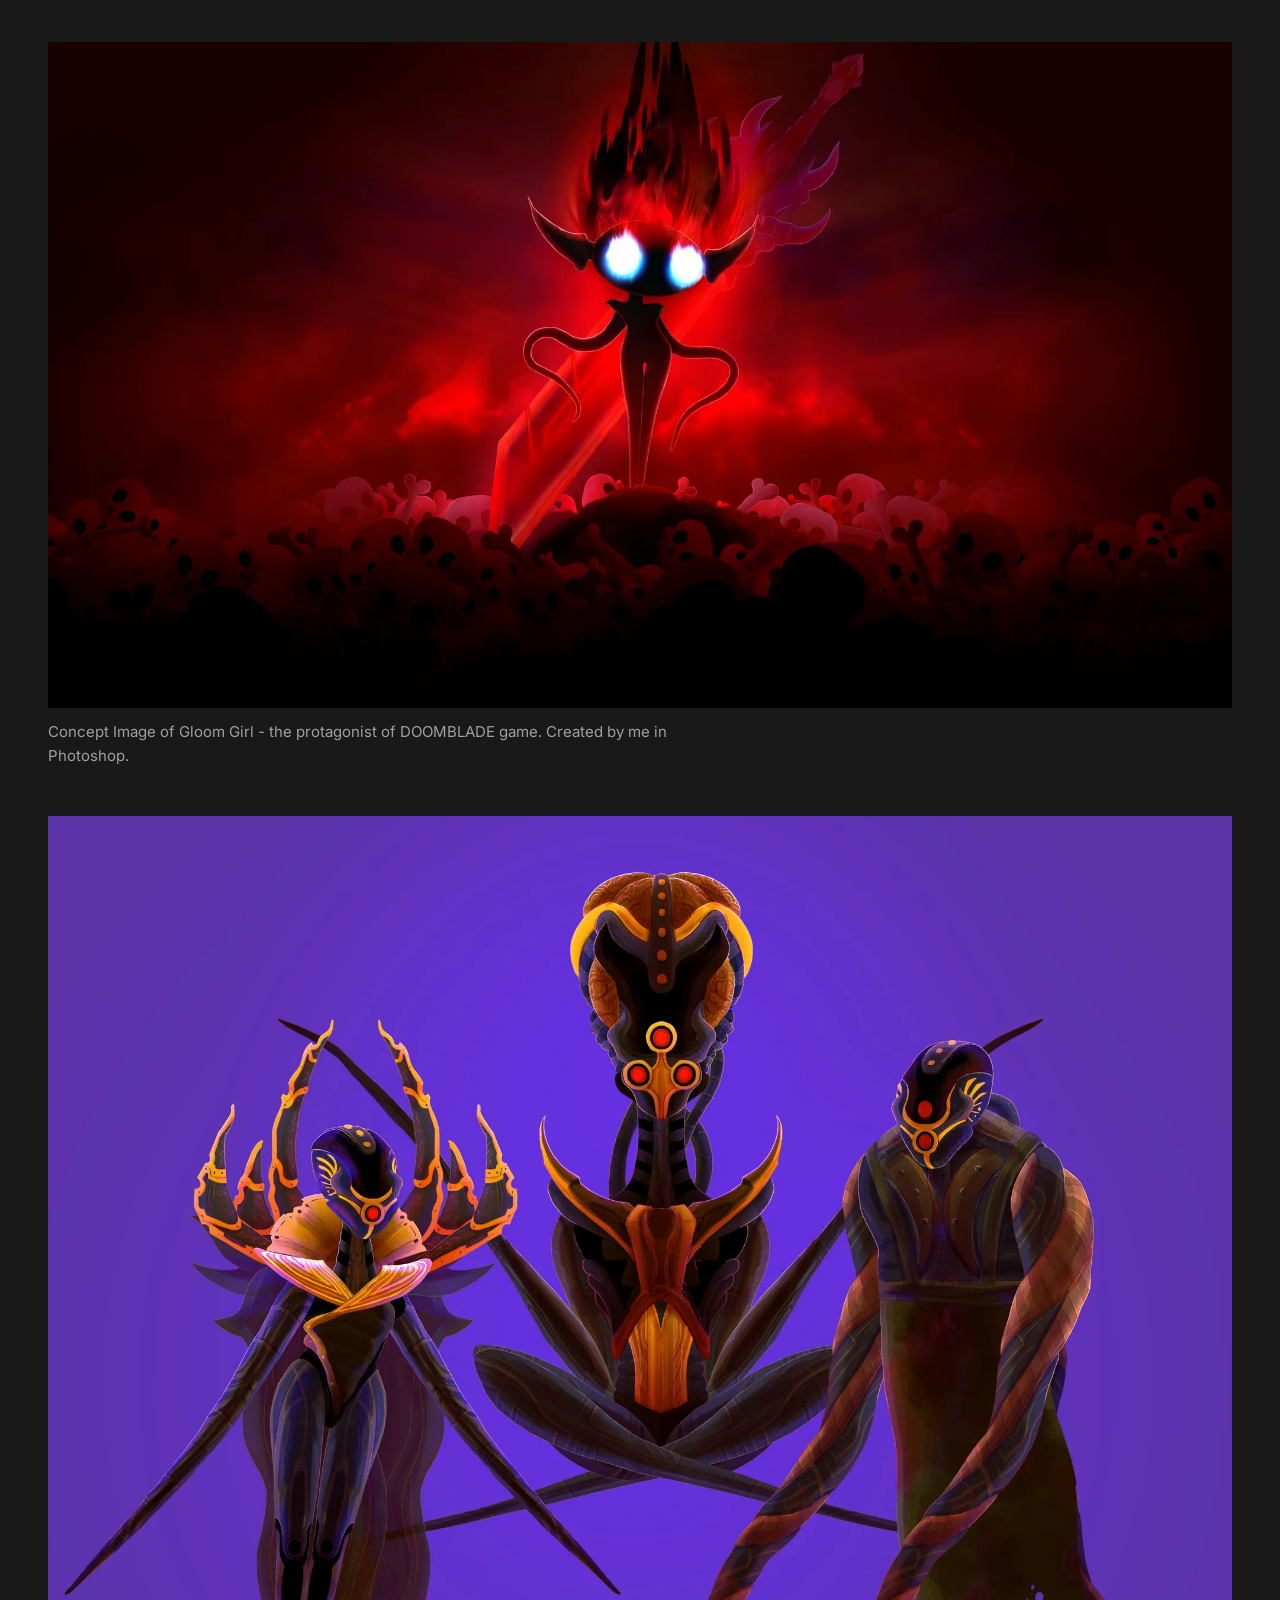
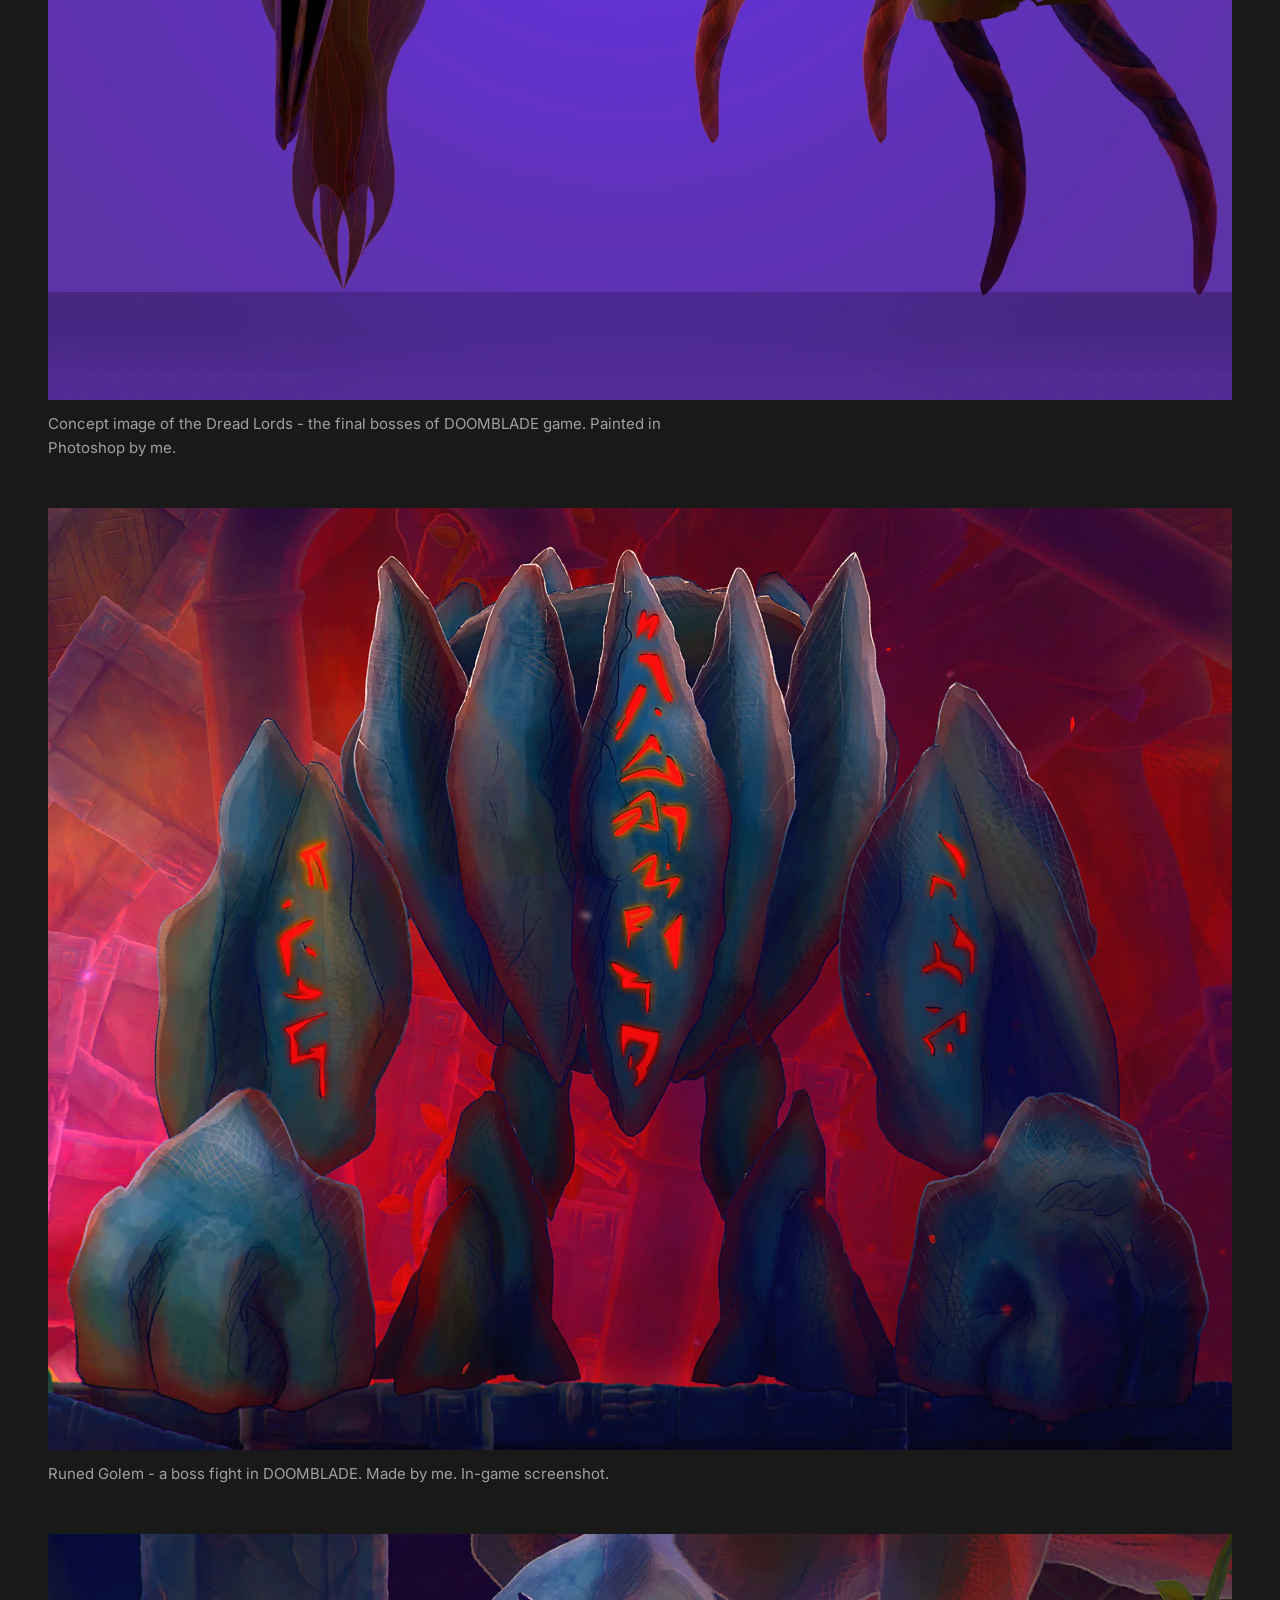
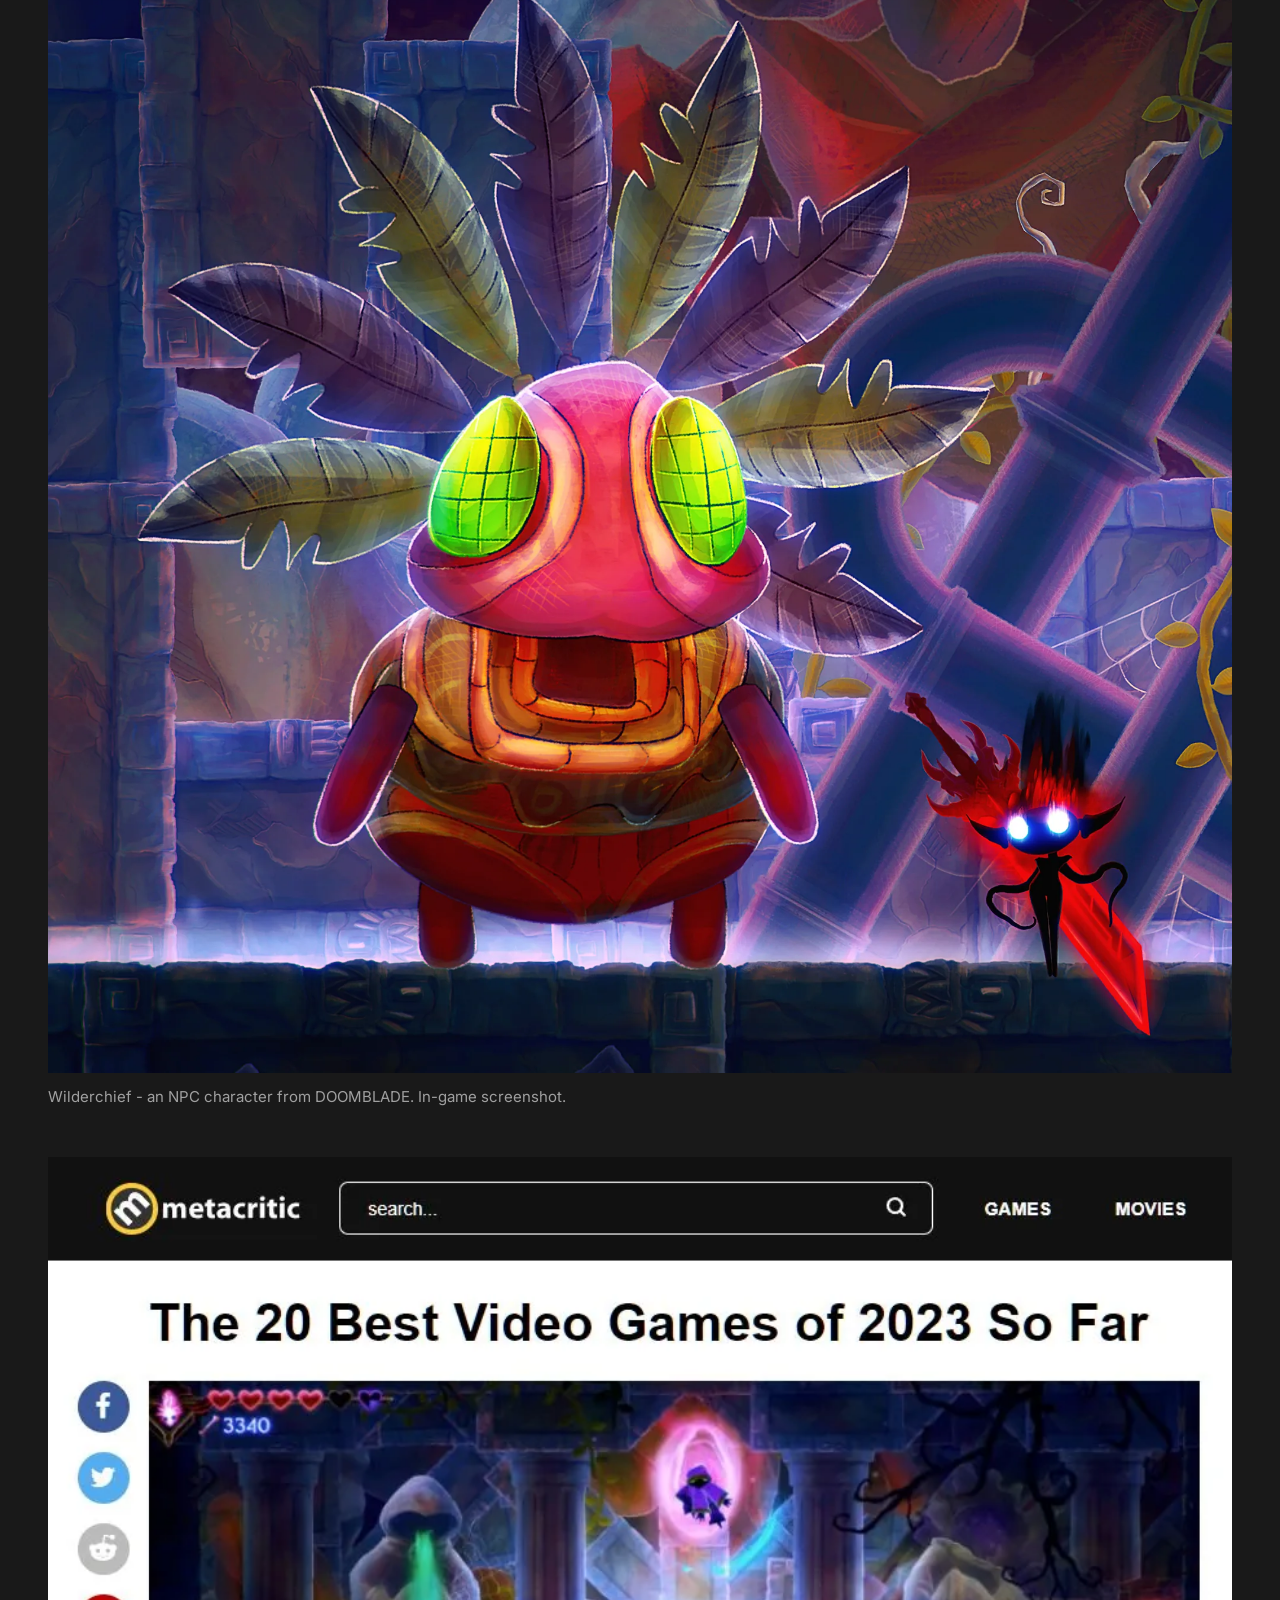
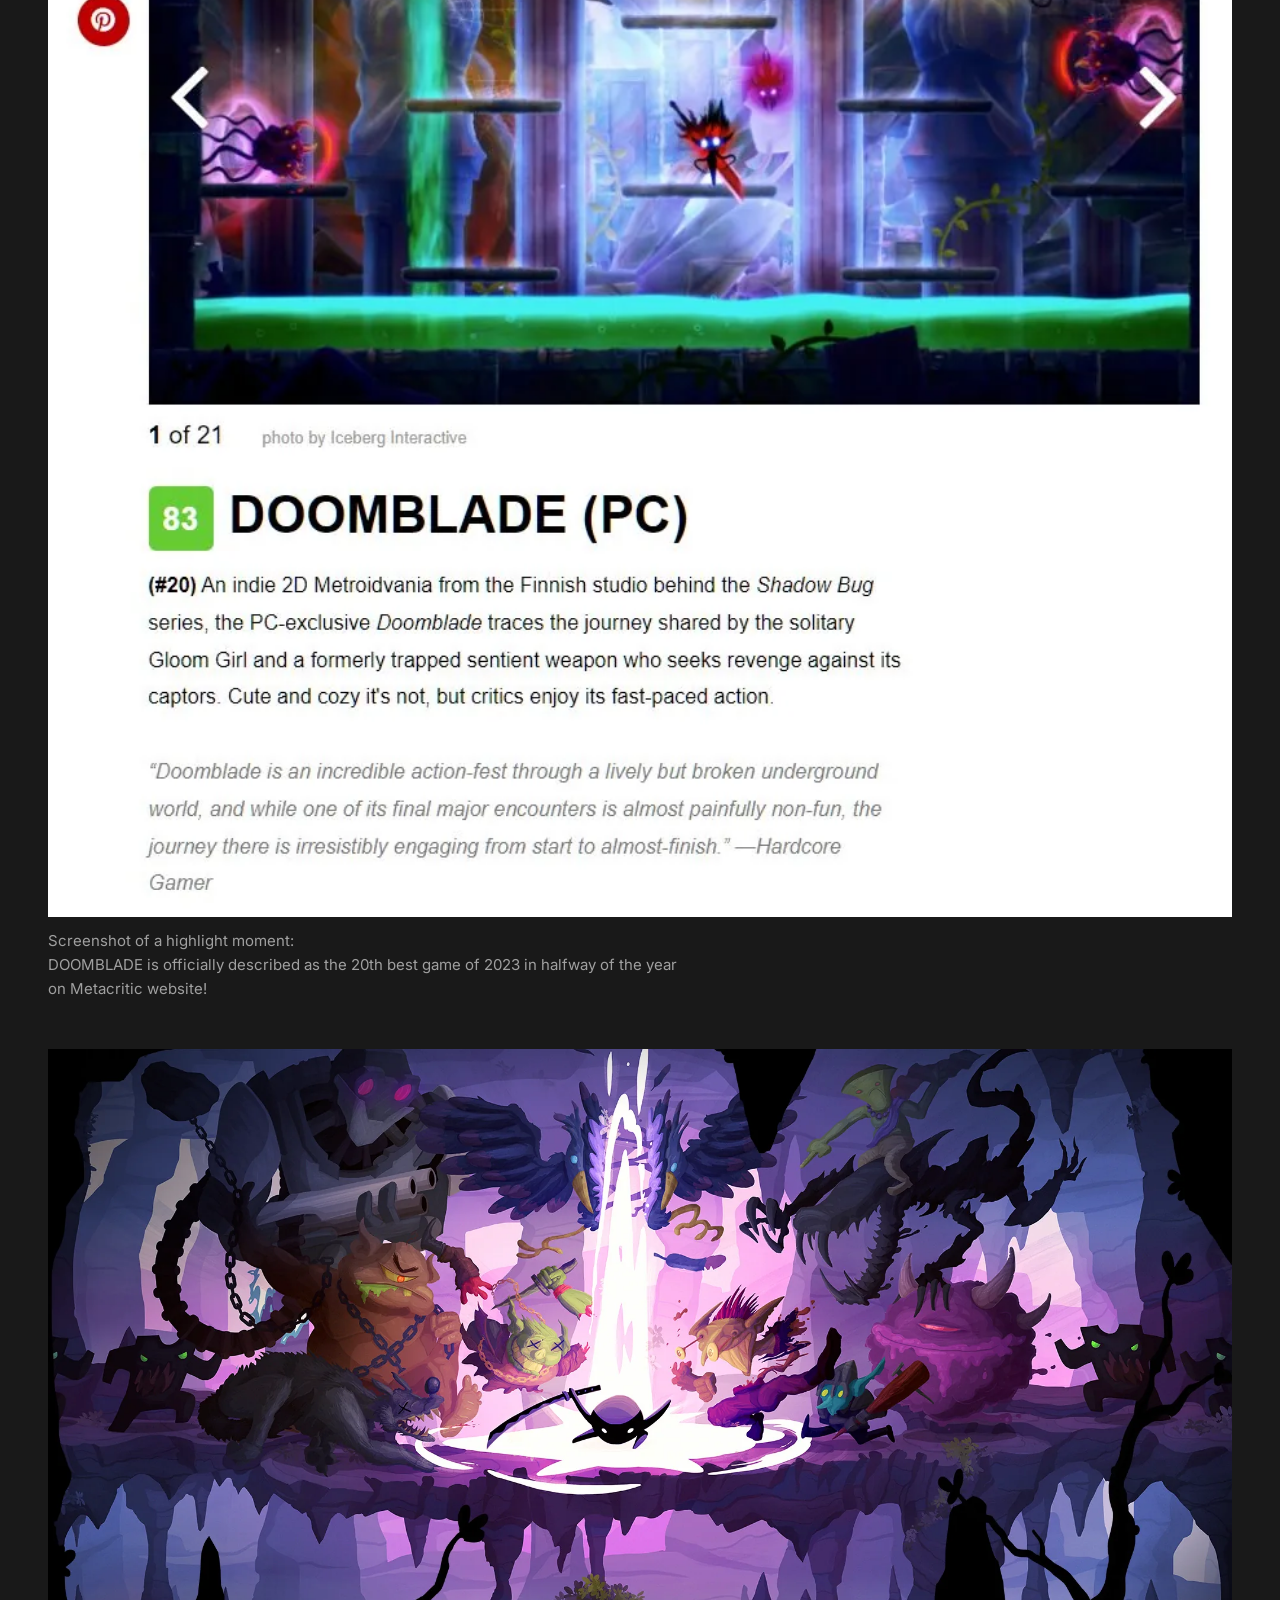
<file: indie-stuff.html>
<!doctype html>
<html lang="en">
<head>
<meta charset="utf-8">
<meta name="viewport" content="width=device-width, initial-scale=1">
<title>Indie Games at Muro Studios — Juha Ylimäki</title>
<meta name="description" content="I worked as Founder/CEO, Game Artist, Animator, Level Designer and Game Designer at indie team Muro Studios (2015 - 2023). Released games DOOMBLADE…">
<meta property="og:title" content="Indie Games at Muro Studios — Juha Ylimäki">
<meta property="og:description" content="I worked as Founder/CEO, Game Artist, Animator, Level Designer and Game Designer at indie team Muro Studios (2015 - 2023). Released games DOOMBLADE…">
<meta property="og:image" content="https://juhaylimaki.github.io/assets/images/indie-stuff/cover.jpg">
<meta property="og:type" content="website">
<link rel="icon" href="assets/favicon.svg" type="image/svg+xml">
<link rel="preconnect" href="https://fonts.googleapis.com">
<link rel="preconnect" href="https://fonts.gstatic.com" crossorigin>
<link rel="stylesheet" href="https://fonts.googleapis.com/css2?family=Inter:wght@400;600&family=Montserrat:wght@700&display=swap">
<link rel="stylesheet" href="assets/css/style.css">
<script src="assets/js/main.js" defer></script>
</head>
<body>
<header class="site-header"><a class="site-name" href="index.html">JUHA YLIMÄKI</a><p class="site-tagline">GAMES AND VISUALS</p></header>
<main class="project"><h1 class="project-title">Indie Games at Muro Studios</h1><div class="project-intro">I worked as Founder/CEO, Game Artist, Animator, Level Designer and Game Designer at indie team Muro Studios (2015 - 2023). Released games DOOMBLADE, Shadow Bug, Shadow Bug Rush and Bro Fist Simulator.</div><figure class="block block-image"><a class="lb" href="assets/images/indie-stuff/01.jpg"><picture><source type="image/webp" srcset="assets/images/indie-stuff/01.webp"><img src="assets/images/indie-stuff/01.jpg" width="2000" height="1125" alt="Grublin Wagon Shop. 8k in-game screenshot from DOOMBLADE. Visual assets created in Photoshop and Blender. Environment Art…" loading="lazy" decoding="async"></picture></a><figcaption><p>Grublin Wagon Shop.<br/>8k in-game screenshot from DOOMBLADE.<br/>Visual assets created in Photoshop and Blender. Environment Art made in Unity.<br/>All visuals by me.</p></figcaption></figure><figure class="block block-video"><div class="video-soon">Video coming soon</div><figcaption><p>Release Trailer of DOOMBLADE. It's available on PC on Steam, Epic Store and GOG.<br/>Check out the 60fps version here: <a href="https://store.steampowered.com/app/922050/DOOMBLADE/" rel="noopener" target="_blank">https://store.steampowered.com/app/922050/DOOMBLADE/</a><br/><br/>Walkthrough of the game can be seen here: <a href="https://www.youtube.com/watch?v=J8HB1I8Mdmw" rel="noopener" target="_blank">https://www.youtube.com/watch?v=J8HB1I8Mdmw</a><br/><br/>All in-game visuals and animations by me.<br/>I painted everything in Photoshop and modeled all the assets and characters in Blender. I animated everything in Unity.<br/>I also balanced the gameplay feel and economy in the game and worked on the level design.<br/>Code and lead game design by Kim Valori.<br/>Music and sfx by Brian Skeel.<br/>I acted as the Art Director for the release trailer from concept to final version while keeping the game Publisher's marketing team in the feedback loop.<br/>Video editing by Samuli Lautjärvi.<br/>Key Marketing Art in the end of the video by Boris Moncel from TAKEOFF Studios.</p></figcaption></figure><figure class="block block-image"><a class="lb" href="assets/images/indie-stuff/02.jpg"><picture><source type="image/webp" srcset="assets/images/indie-stuff/02.webp"><img src="assets/images/indie-stuff/02.jpg" width="2000" height="1125" alt="New Wilderwood Forest. 8k in-game screenshot from DOOMBLADE. Visual assets created in Photoshop and Blender. Environment Art…" loading="lazy" decoding="async"></picture></a><figcaption><p>New Wilderwood Forest.<br/>8k in-game screenshot from DOOMBLADE.<br/>Visual assets created in Photoshop and Blender. Environment Art made in Unity.<br/>All visuals by me.<br/></p></figcaption></figure><figure class="block block-image"><a class="lb" href="assets/images/indie-stuff/03.png"><picture><source type="image/webp" srcset="assets/images/indie-stuff/03.webp"><img src="assets/images/indie-stuff/03.png" width="2000" height="1125" alt="Chapel of Doom. 8k in-game screenshot from DOOMBLADE. Visual assets created in Photoshop and Blender. Environment Art made…" loading="lazy" decoding="async"></picture></a><figcaption><p>Chapel of Doom.<br/>8k in-game screenshot from DOOMBLADE.<br/>Visual assets created in Photoshop and Blender. Environment Art made in Unity.<br/>All visuals by me.</p></figcaption></figure><figure class="block block-image"><a class="lb" href="assets/images/indie-stuff/04.png"><picture><source type="image/webp" srcset="assets/images/indie-stuff/04.webp"><img src="assets/images/indie-stuff/04.png" width="2000" height="1125" alt="Void Fast Travel Hub. 8k in-game screenshot from DOOMBLADE. Visual assets created in Photoshop and Blender. Environment Art…" loading="lazy" decoding="async"></picture></a><figcaption><p>Void Fast Travel Hub.<br/>8k in-game screenshot from DOOMBLADE.<br/>Visual assets created in Photoshop and Blender. Environment Art made in Unity.<br/>All visuals by me.</p></figcaption></figure><figure class="block block-image"><a class="lb" href="assets/images/indie-stuff/05.jpg"><picture><source type="image/webp" srcset="assets/images/indie-stuff/05.webp"><img src="assets/images/indie-stuff/05.jpg" width="2000" height="1125" alt="The Inside (Belly World). 8k in-game screenshot from DOOMBLADE. Visual assets created in Photoshop and Blender. Environment…" loading="lazy" decoding="async"></picture></a><figcaption><p>The Inside (Belly World).<br/>8k in-game screenshot from DOOMBLADE.<br/>Visual assets created in Photoshop and Blender. Environment Art made in Unity.<br/>All visuals by me.<br/></p></figcaption></figure><figure class="block block-image"><a class="lb" href="assets/images/indie-stuff/06.jpg"><picture><source type="image/webp" srcset="assets/images/indie-stuff/06.webp"><img src="assets/images/indie-stuff/06.jpg" width="2000" height="1125" alt="Generator Room in the Power Sector. 8k in-game screenshot from DOOMBLADE. Visual assets created in Photoshop and Blender…" loading="lazy" decoding="async"></picture></a><figcaption><p>Generator Room in the Power Sector.<br/>8k in-game screenshot from DOOMBLADE.<br/>Visual assets created in Photoshop and Blender. Environment Art made in Unity.<br/>All visuals by me.<br/></p></figcaption></figure><figure class="block block-image"><a class="lb" href="assets/images/indie-stuff/07.jpg"><picture><source type="image/webp" srcset="assets/images/indie-stuff/07.webp"><img src="assets/images/indie-stuff/07.jpg" width="2000" height="1125" alt="Paradise Wells (The Surface). 8k in-game screenshot from DOOMBLADE. Visual assets created in Photoshop and Blender…" loading="lazy" decoding="async"></picture></a><figcaption><p>Paradise Wells (The Surface).<br/>8k in-game screenshot from DOOMBLADE.<br/>Visual assets created in Photoshop and Blender. Environment Art made in Unity.<br/>All visuals by me.</p></figcaption></figure><figure class="block block-image"><a class="lb" href="assets/images/indie-stuff/08.jpg"><picture><source type="image/webp" srcset="assets/images/indie-stuff/08.webp"><img src="assets/images/indie-stuff/08.jpg" width="2000" height="1125" alt="Tank creature. All visuals by me. In-game screenshot from DOOMBLADE." loading="lazy" decoding="async"></picture></a><figcaption><p>Tank creature. All visuals by me. In-game screenshot from DOOMBLADE.</p></figcaption></figure><figure class="block block-image"><a class="lb" href="assets/images/indie-stuff/09.jpg"><picture><source type="image/webp" srcset="assets/images/indie-stuff/09.webp"><img src="assets/images/indie-stuff/09.jpg" width="2000" height="1125" alt="Squid creature flying around. All visuals by me. In-game screenshot from DOOMBLADE." loading="lazy" decoding="async"></picture></a><figcaption><p>Squid creature flying around. All visuals by me. In-game screenshot from DOOMBLADE.</p></figcaption></figure><figure class="block block-image"><a class="lb" href="assets/images/indie-stuff/10.jpg"><picture><source type="image/webp" srcset="assets/images/indie-stuff/10.webp"><img src="assets/images/indie-stuff/10.jpg" width="2000" height="1125" alt="Locksmith&#x27;s Lab in the Power Sector. 8k in-game screenshot from DOOMBLADE. Visual assets created in Photoshop and Blender…" loading="lazy" decoding="async"></picture></a><figcaption><p>Locksmith's Lab in the Power Sector.<br/>8k in-game screenshot from DOOMBLADE.<br/>Visual assets created in Photoshop and Blender. Environment Art made in Unity.<br/>All visuals by me.<br/></p></figcaption></figure><figure class="block block-image"><a class="lb" href="assets/images/indie-stuff/11.png"><picture><source type="image/webp" srcset="assets/images/indie-stuff/11.webp"><img src="assets/images/indie-stuff/11.png" width="2000" height="1125" alt="Concept Image of Gloom Girl - the protagonist of DOOMBLADE game. Created by me in Photoshop." loading="lazy" decoding="async"></picture></a><figcaption><p>Concept Image of Gloom Girl - the protagonist of DOOMBLADE game. Created by me in Photoshop.</p></figcaption></figure><figure class="block block-image"><a class="lb" href="assets/images/indie-stuff/12.jpg"><picture><source type="image/webp" srcset="assets/images/indie-stuff/12.webp"><img src="assets/images/indie-stuff/12.jpg" width="2000" height="2000" alt="Concept image of the Dread Lords - the final bosses of DOOMBLADE game. Painted in Photoshop by me." loading="lazy" decoding="async"></picture></a><figcaption><p>Concept image of the Dread Lords - the final bosses of DOOMBLADE game. Painted in Photoshop by me.</p></figcaption></figure><figure class="block block-image"><a class="lb" href="assets/images/indie-stuff/13.jpg"><picture><source type="image/webp" srcset="assets/images/indie-stuff/13.webp"><img src="assets/images/indie-stuff/13.jpg" width="2000" height="1591" alt="Runed Golem - a boss fight in DOOMBLADE. Made by me. In-game screenshot." loading="lazy" decoding="async"></picture></a><figcaption><p>Runed Golem - a boss fight in DOOMBLADE. Made by me. In-game screenshot.</p></figcaption></figure><figure class="block block-image"><a class="lb" href="assets/images/indie-stuff/14.jpg"><picture><source type="image/webp" srcset="assets/images/indie-stuff/14.webp"><img src="assets/images/indie-stuff/14.jpg" width="2000" height="1924" alt="Wilderchief - an NPC character from DOOMBLADE. In-game screenshot." loading="lazy" decoding="async"></picture></a><figcaption><p>Wilderchief - an NPC character from DOOMBLADE. In-game screenshot.</p></figcaption></figure><figure class="block block-image"><a class="lb" href="assets/images/indie-stuff/15.jpg"><picture><source type="image/webp" srcset="assets/images/indie-stuff/15.webp"><img src="assets/images/indie-stuff/15.jpg" width="915" height="1051" alt="Screenshot of a highlight moment: DOOMBLADE is officially described as the 20th best game of 2023 in halfway of the year on…" loading="lazy" decoding="async"></picture></a><figcaption><p>Screenshot of a highlight moment:<br/>DOOMBLADE is officially described as the 20th best game of 2023 in halfway of the year on Metacritic website!</p></figcaption></figure><figure class="block block-image"><a class="lb" href="assets/images/indie-stuff/16.jpg"><picture><source type="image/webp" srcset="assets/images/indie-stuff/16.webp"><img src="assets/images/indie-stuff/16.jpg" width="2000" height="1125" alt="Early concept art for DOOMBLADE game project. All visuals by me." loading="lazy" decoding="async"></picture></a><figcaption><p>Early concept art for DOOMBLADE game project.<br/>All visuals by me.</p></figcaption></figure><figure class="block block-image"><a class="lb" href="assets/images/indie-stuff/17.jpg"><picture><source type="image/webp" srcset="assets/images/indie-stuff/17.webp"><img src="assets/images/indie-stuff/17.jpg" width="2000" height="1125" alt="Early concept art for DOOMBLADE game project. All visuals by me." loading="lazy" decoding="async"></picture></a><figcaption><p>Early concept art for DOOMBLADE game project.<br/>All visuals by me.<br/></p></figcaption></figure><figure class="block block-image"><a class="lb" href="assets/images/indie-stuff/18.jpg"><picture><source type="image/webp" srcset="assets/images/indie-stuff/18.webp"><img src="assets/images/indie-stuff/18.jpg" width="2000" height="1125" alt="Early concept art for DOOMBLADE game project. All visuals by me." loading="lazy" decoding="async"></picture></a><figcaption><p>Early concept art for DOOMBLADE game project.<br/>All visuals by me.<br/></p></figcaption></figure><figure class="block block-image"><a class="lb" href="assets/images/indie-stuff/19.jpg"><picture><source type="image/webp" srcset="assets/images/indie-stuff/19.webp"><img src="assets/images/indie-stuff/19.jpg" width="2000" height="1270" alt="Early character concept for Gloom Girl - the protagonist of DOOMBLADE game. All visuals by me." loading="lazy" decoding="async"></picture></a><figcaption><p>Early character concept for Gloom Girl - the protagonist of DOOMBLADE game.<br/>All visuals by me.<br/></p></figcaption></figure><figure class="block block-video"><div class="video-soon">Video coming soon</div><figcaption><p>Spine2D technical test in Unity. Boss fight concept animation for DOOMBLADE game project.<br/>After this test I chose to model and rig all characters in Blender in order to optimize the game.<br/>All visuals and animations by me.</p></figcaption></figure><figure class="block block-image"><a class="lb" href="assets/images/indie-stuff/20.jpg"><picture><source type="image/webp" srcset="assets/images/indie-stuff/20.webp"><img src="assets/images/indie-stuff/20.jpg" width="2000" height="1125" alt="Muro Studios pitch deck illustration by me." loading="lazy" decoding="async"></picture></a><figcaption><p>Muro Studios pitch deck illustration by me.</p></figcaption></figure><figure class="block block-image"><a class="lb" href="assets/images/indie-stuff/21.jpg"><picture><source type="image/webp" srcset="assets/images/indie-stuff/21.webp"><img src="assets/images/indie-stuff/21.jpg" width="1920" height="1080" alt="Screenshot of the game Shadow Bug. (iOS, Hatch, Steam, Utomik, Nintendo Switch). First time featured on the App Store front…" loading="lazy" decoding="async"></picture></a><figcaption><p>Screenshot of the game Shadow Bug. (iOS, Hatch, Steam, Utomik, Nintendo Switch).<br/>First time featured on the App Store front page on release as a paid premium game.<br/>Second time App Store feature as a free downloadable premium game of the week at the same time with the release of the f2p game Shadow Bug Rush.<br/>All visuals by me.<br/><a href="http://www.shadowbug.com" rel="noopener" target="_blank">http://www.shadowbug.com</a></p></figcaption></figure><figure class="block block-video"><div class="video-soon">Video coming soon</div><figcaption><p>Shadow Bug release trailer for Nintendo Switch. <a href="https://www.youtube.com/watch?v=HEzHtkaPuII" rel="noopener" target="_blank">https://www.youtube.com/watch?v=HEzHtkaPuII</a><br/><br/>All visuals, animations and video editing by me.<br/>I also balanced the gameplay feel in the game and worked on the level design.<br/>Code and design by Kim Valori.<br/>Music and sfx by Veli Laamanen.</p></figcaption></figure><figure class="block block-image"><a class="lb" href="assets/images/indie-stuff/22.png"><picture><source type="image/webp" srcset="assets/images/indie-stuff/22.webp"><img src="assets/images/indie-stuff/22.png" width="1080" height="758" alt="Physical Collector&#x27;s Edition of Shadow Bug Nintendo Switch version. I acted as the Art Director for this whole package. Most…" loading="lazy" decoding="async"></picture></a><figcaption><p>Physical Collector's Edition of Shadow Bug Nintendo Switch version.<br/>I acted as the Art Director for this whole package.<br/>Most of the visual materials are made with the visuals I had created for Shadow Bug.<br/>Additional design by Patrick Makhoul from First Press Games.</p></figcaption></figure><figure class="block block-image"><a class="lb" href="assets/images/indie-stuff/23.jpg"><picture><source type="image/webp" srcset="assets/images/indie-stuff/23.webp"><img src="assets/images/indie-stuff/23.jpg" width="2000" height="1125" alt="Loading screen and key marketing art image for Shadow Bug. All visuals by me." loading="lazy" decoding="async"></picture></a><figcaption><p>Loading screen and key marketing art image for Shadow Bug.<br/>All visuals by me.</p></figcaption></figure><figure class="block block-image"><a class="lb" href="assets/images/indie-stuff/24.jpg"><picture><source type="image/webp" srcset="assets/images/indie-stuff/24.webp"><img src="assets/images/indie-stuff/24.jpg" width="1920" height="1080" alt="Screenshot of the game Shadow Bug. (iOS, Hatch, Steam, Utomik, Nintendo Switch). All visuals by me. http://www.shadowbug.com" loading="lazy" decoding="async"></picture></a><figcaption><p>Screenshot of the game Shadow Bug. (iOS, Hatch, Steam, Utomik, Nintendo Switch).<br/>All visuals by me.<br/>http://www.shadowbug.com</p></figcaption></figure><figure class="block block-image"><a class="lb" href="assets/images/indie-stuff/25.jpg"><picture><source type="image/webp" srcset="assets/images/indie-stuff/25.webp"><img src="assets/images/indie-stuff/25.jpg" width="2000" height="1125" alt="Loading screen and marketing art image for Shadow Bug. All visuals by me." loading="lazy" decoding="async"></picture></a><figcaption><p>Loading screen and marketing art image for Shadow Bug.<br/>All visuals by me.<br/></p></figcaption></figure><figure class="block block-image"><a class="lb" href="assets/images/indie-stuff/26.jpg"><picture><source type="image/webp" srcset="assets/images/indie-stuff/26.webp"><img src="assets/images/indie-stuff/26.jpg" width="2000" height="1125" alt="Loading screen and key marketing art image for Shadow Bug. All visuals by me." loading="lazy" decoding="async"></picture></a><figcaption><p>Loading screen and key marketing art image for Shadow Bug.<br/>All visuals by me.<br/></p></figcaption></figure><figure class="block block-image"><a class="lb" href="assets/images/indie-stuff/27.png"><picture><source type="image/webp" srcset="assets/images/indie-stuff/27.webp"><img src="assets/images/indie-stuff/27.png" width="818" height="818" alt="Title for Muro Studios game Shadow Bug Rush. (iOS, Google Play). Featured on the App Store front page…" loading="lazy" decoding="async"></picture></a><figcaption><p>Title for Muro Studios game Shadow Bug Rush. (iOS, Google Play).<br/>Featured on the App Store front page.<br/><a href="http://www.shadowbugrush.com" rel="noopener" target="_blank">http://www.shadowbugrush.com</a><br/>All visuals by me.</p></figcaption></figure><figure class="block block-video"><div class="video-soon">Video coming soon</div><figcaption><p>Shadow Bug Rush was released half a year after Shadow Bug.<br/>It's a f2p version of the game with collectable characters, power ups and infinite levels. When we were releasing Shadow Bug Rush, we pitched an idea to our Apple contact that it would be amazing if Shadow Bug would get the free app of the week at the same time when we release Shadow Bug Rush so these two games could advertise each other in the games. We got the double feature!<br/><br/>All visuals, animations and video editing by me.<br/>Code and design by Kim Valori.<br/>Music and sfx by Veli Laamanen.<br/>Additional sfx by Denis Zlobin.</p></figcaption></figure><figure class="block block-image"><a class="lb" href="assets/images/indie-stuff/28.jpg"><picture><source type="image/webp" srcset="assets/images/indie-stuff/28.webp"><img src="assets/images/indie-stuff/28.jpg" width="2000" height="1125" alt="Screenshot of the game Shadow Bug Rush. (iOS) All visuals by me. http://www.shadowbugrush.com" loading="lazy" decoding="async"></picture></a><figcaption><p>Screenshot of the game Shadow Bug Rush. (iOS)<br/>All visuals by me.<br/><a href="http://www.shadowbugrush.com" rel="noopener" target="_blank">http://www.shadowbugrush.com</a></p></figcaption></figure><figure class="block block-image"><a class="lb" href="assets/images/indie-stuff/29.jpg"><picture><source type="image/webp" srcset="assets/images/indie-stuff/29.webp"><img src="assets/images/indie-stuff/29.jpg" width="2000" height="1125" alt="Screenshot of the game Shadow Bug Rush. (iOS) All visuals by me. http://www.shadowbugrush.com" loading="lazy" decoding="async"></picture></a><figcaption><p>Screenshot of the game Shadow Bug Rush. (iOS)<br/>All visuals by me.<br/><a href="http://www.shadowbugrush.com" rel="noopener" target="_blank">http://www.shadowbugrush.com</a></p></figcaption></figure><figure class="block block-image"><a class="lb" href="assets/images/indie-stuff/30.jpg"><picture><source type="image/webp" srcset="assets/images/indie-stuff/30.webp"><img src="assets/images/indie-stuff/30.jpg" width="640" height="1136" alt="iPhone screenshot of a highlight moment: Shadow Bug and Shadow Bug Rush featured at the same time at the Apple App Store…" loading="lazy" decoding="async"></picture></a><figcaption><p>iPhone screenshot of a highlight moment:<br/>Shadow Bug and Shadow Bug Rush featured at the same time at the Apple App Store front page!<br/><br/>Shadow Bug was featured on the front page of the App Store when it was released as a premium paid game.<br/><br/>When we released Shadow Bug Rush we managed to get both of the games featured on the front page of the App Store.<br/>Shadow Bug was featured as the free downloadable premium game of the week while both games cross-promoted each other in-game.</p></figcaption></figure><figure class="block block-image"><a class="lb" href="assets/images/indie-stuff/31.jpg"><picture><source type="image/webp" srcset="assets/images/indie-stuff/31.webp"><img src="assets/images/indie-stuff/31.jpg" width="2000" height="1000" alt="Gameplay concept art for a Zelda-like adventure game. All visuals by me." loading="lazy" decoding="async"></picture></a><figcaption><p>Gameplay concept art for a Zelda-like adventure game.<br/>All visuals by me.<br/></p></figcaption></figure><figure class="block block-image"><a class="lb" href="assets/images/indie-stuff/32.jpg"><picture><source type="image/webp" srcset="assets/images/indie-stuff/32.webp"><img src="assets/images/indie-stuff/32.jpg" width="2000" height="1120" alt="Main character concept for a Zelda-like adventure game. All visuals by me." loading="lazy" decoding="async"></picture></a><figcaption><p>Main character concept for a Zelda-like adventure game.<br/>All visuals by me.<br/></p></figcaption></figure><figure class="block block-image"><a class="lb" href="assets/images/indie-stuff/33.jpg"><picture><source type="image/webp" srcset="assets/images/indie-stuff/33.webp"><img src="assets/images/indie-stuff/33.jpg" width="2000" height="1000" alt="Gameplay concept art for a Zelda-like adventure game. All visuals by me." loading="lazy" decoding="async"></picture></a><figcaption><p>Gameplay concept art for a Zelda-like adventure game.<br/>All visuals by me.<br/></p></figcaption></figure><figure class="block block-image"><a class="lb" href="assets/images/indie-stuff/34.gif"><picture><img src="assets/images/indie-stuff/34.gif" width="587" height="493" alt="Goblin character for a Zelda-like adventure game. All visuals by me." loading="lazy" decoding="async"></picture></a><figcaption><p>Goblin character for a Zelda-like adventure game.<br/>All visuals by me.<br/></p></figcaption></figure><figure class="block block-image"><a class="lb" href="assets/images/indie-stuff/35.gif"><picture><img src="assets/images/indie-stuff/35.gif" width="200" height="200" alt="Title for Muro Studios game Bro Fist Simulator. (iOS, Website). Bro Fist Simulator is a fun gamejam game that we ended up…" loading="lazy" decoding="async"></picture></a><figcaption><p>Title for Muro Studios game Bro Fist Simulator. (iOS, Website).<br/>Bro Fist Simulator is a fun gamejam game that we ended up developing further and releasing on iOS and as a playable on the website of the game.<br/><a href="http://www.brofistsimulator.com" rel="noopener" target="_blank">http://www.brofistsimulator.com</a></p></figcaption></figure><figure class="block block-video"><div class="video-soon">Video coming soon</div><figcaption><p>Trailer for the award winning game Bro Fist Simulator.<br/><br/>All visuals, animations and video editing by me.<br/>Code by Kim Valori.<br/>SFX by Lauri Rustanius.</p></figcaption></figure><nav class="project-nav"><a class="prev" href="casual-art.html">← Casual Art</a><a class="next" href="bugbear-stuff.html">AAA Level Designer at Bugbear Entertainment →</a></nav></main>
<footer class="site-footer"><p class="footer-about">Game Producer (with Game Artist, Animator, Level Designer, Game Designer experience)</p><p class="footer-contact"><span class="footer-email">juha.ylimaki(at)gmail.com</span></p><p class="footer-copy">© 2026 Juha Ylimäki</p></footer>
</body>
</html>
</file>
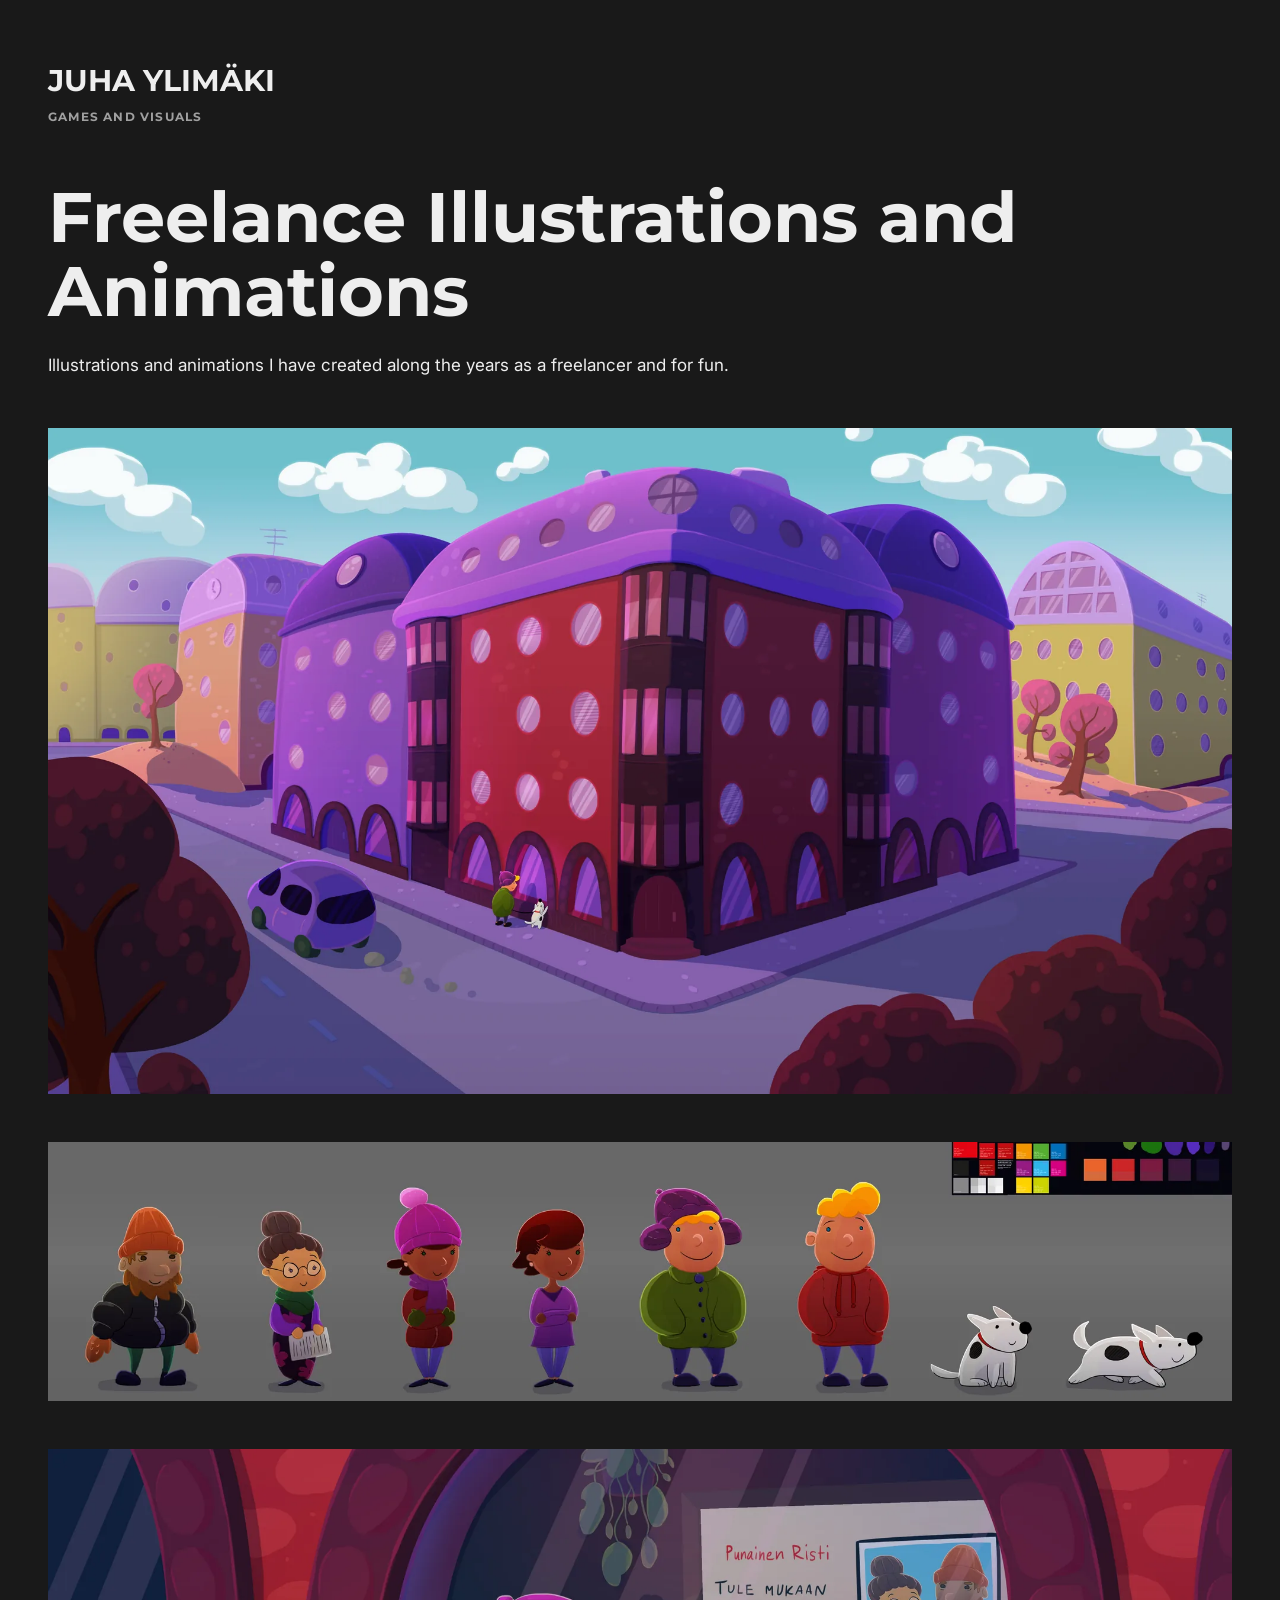
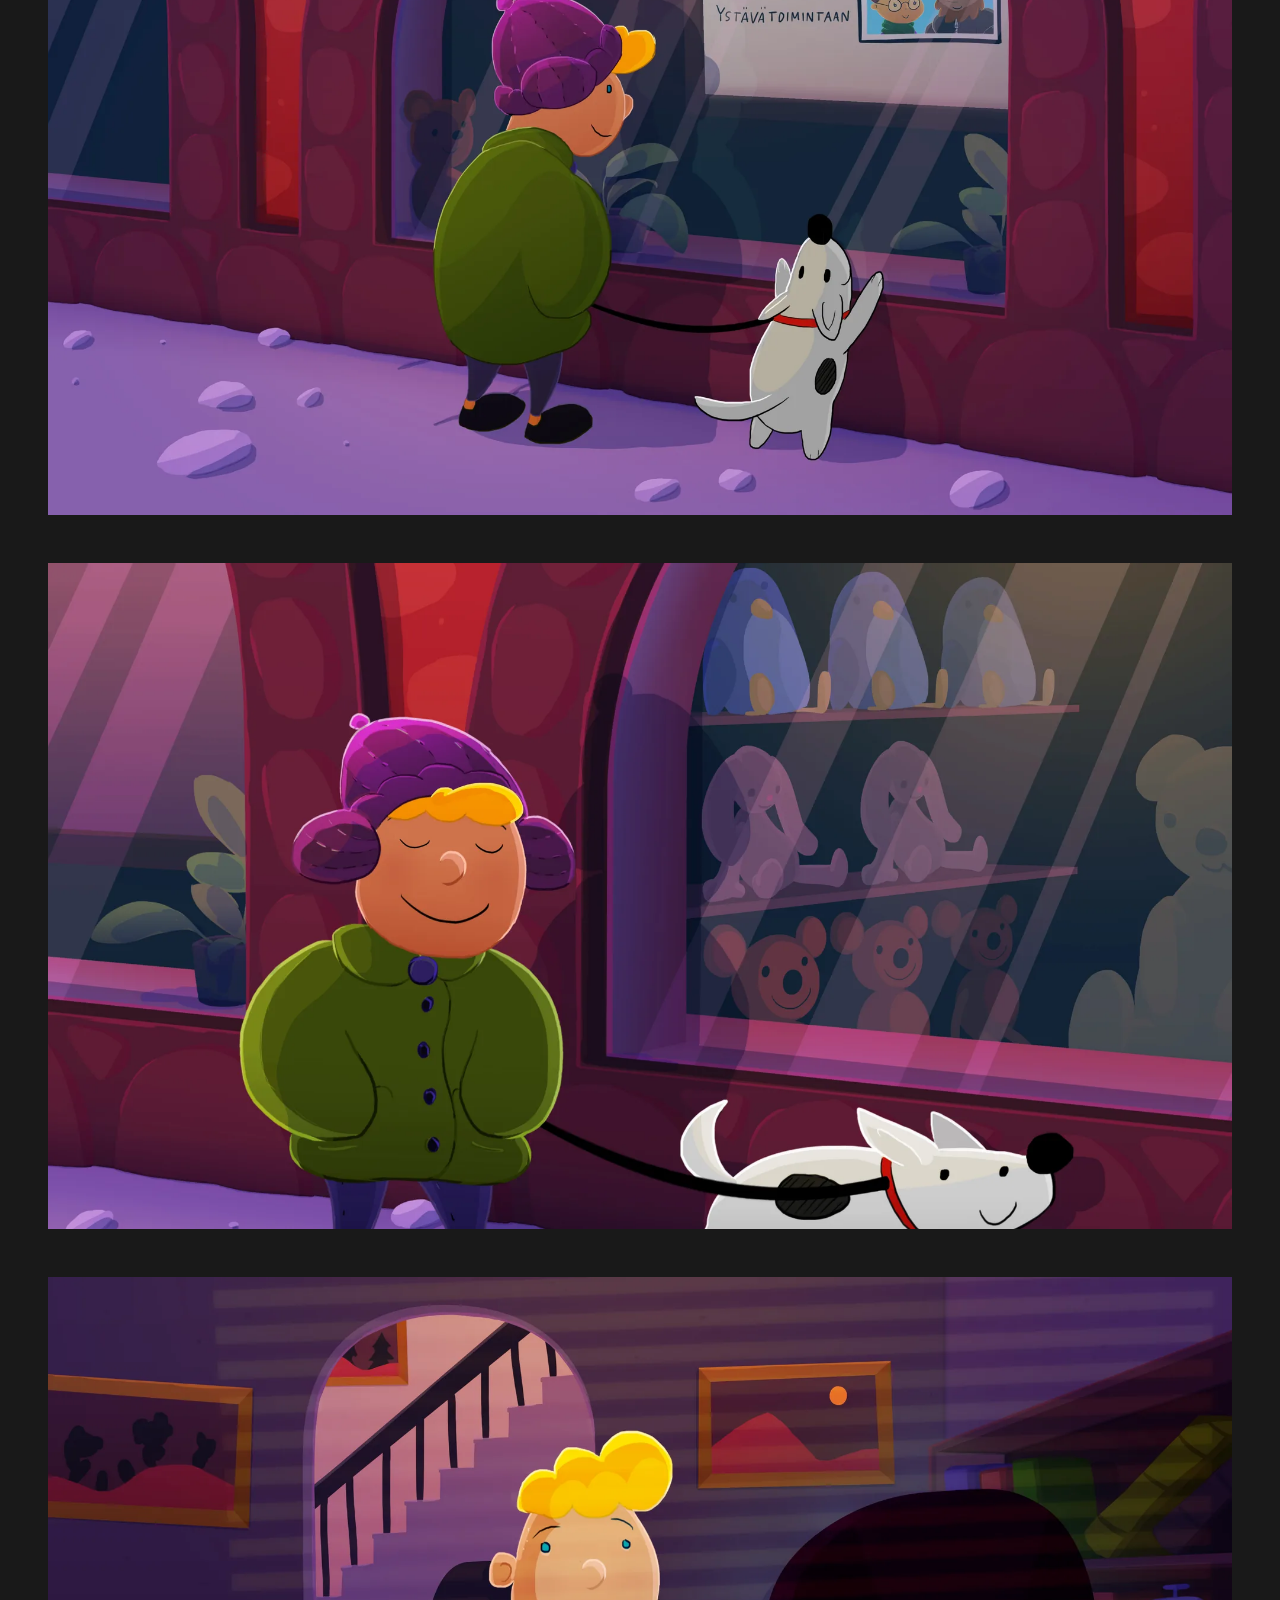
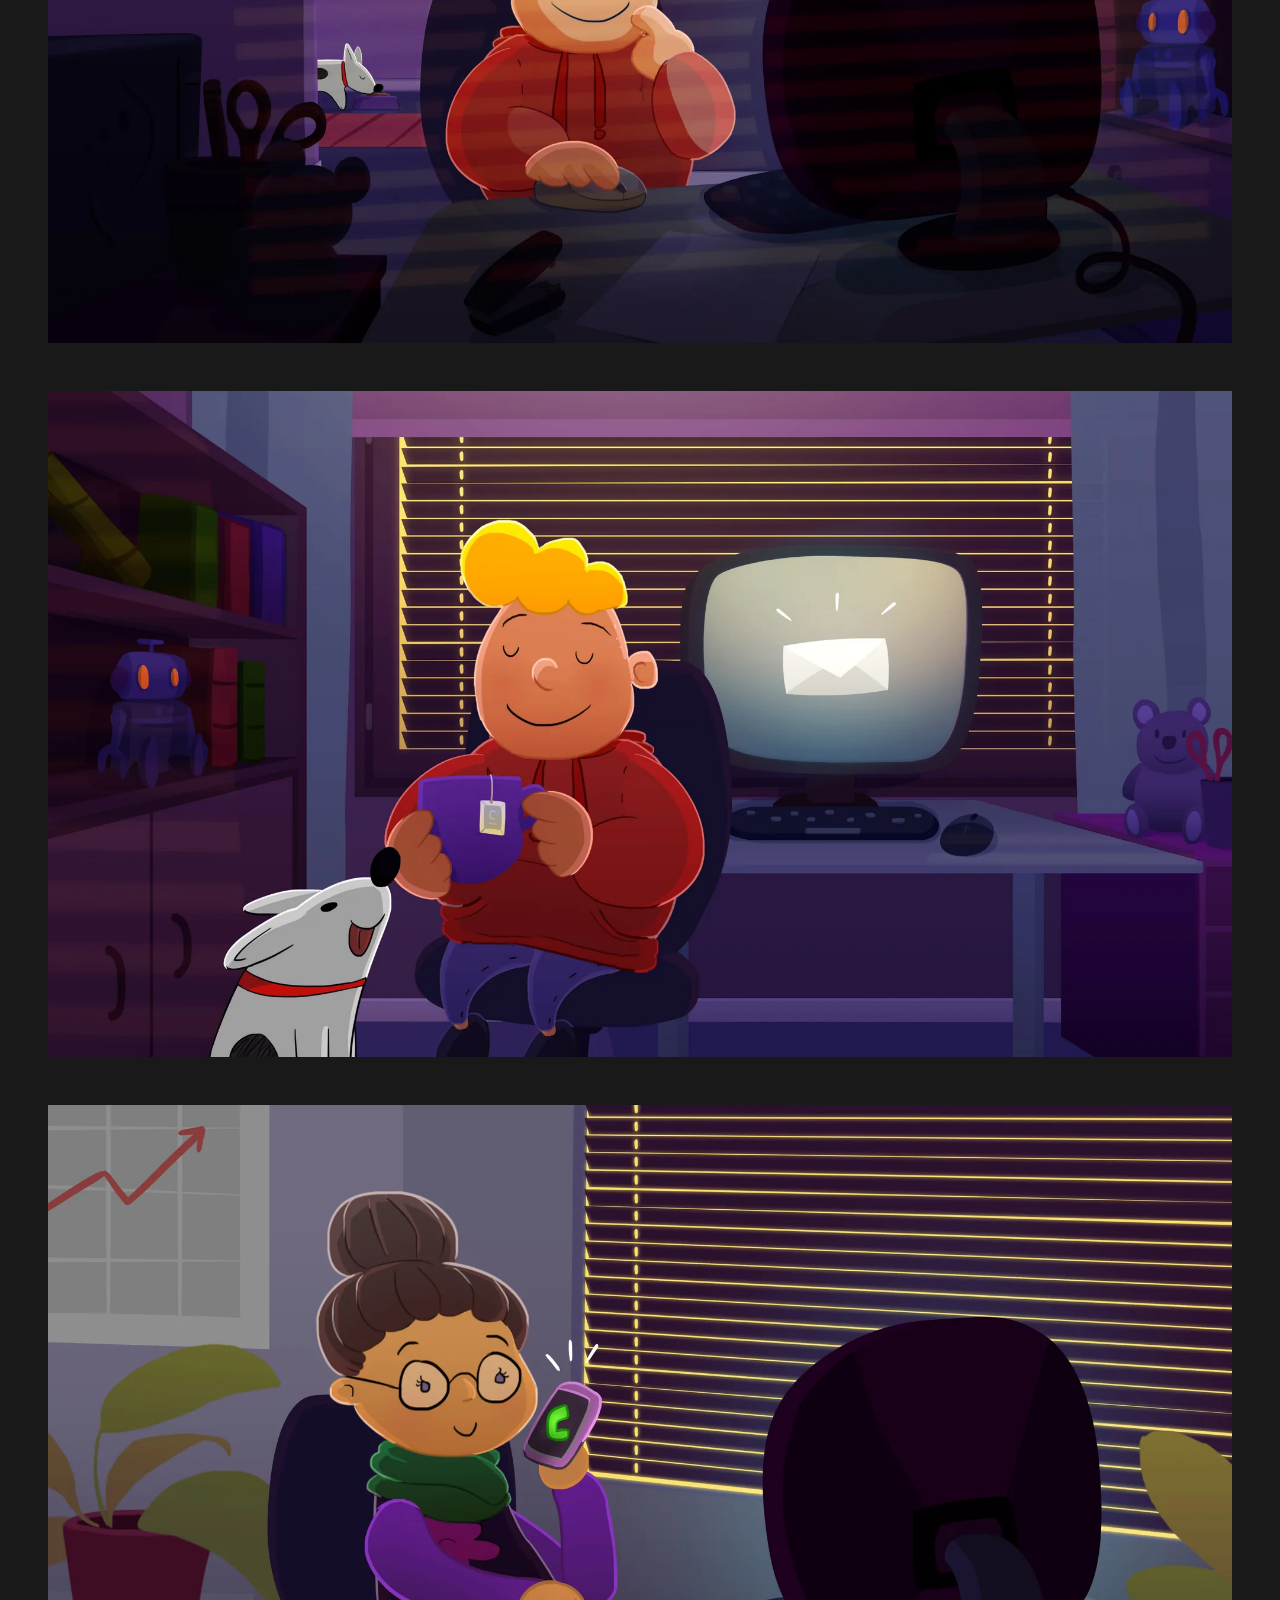
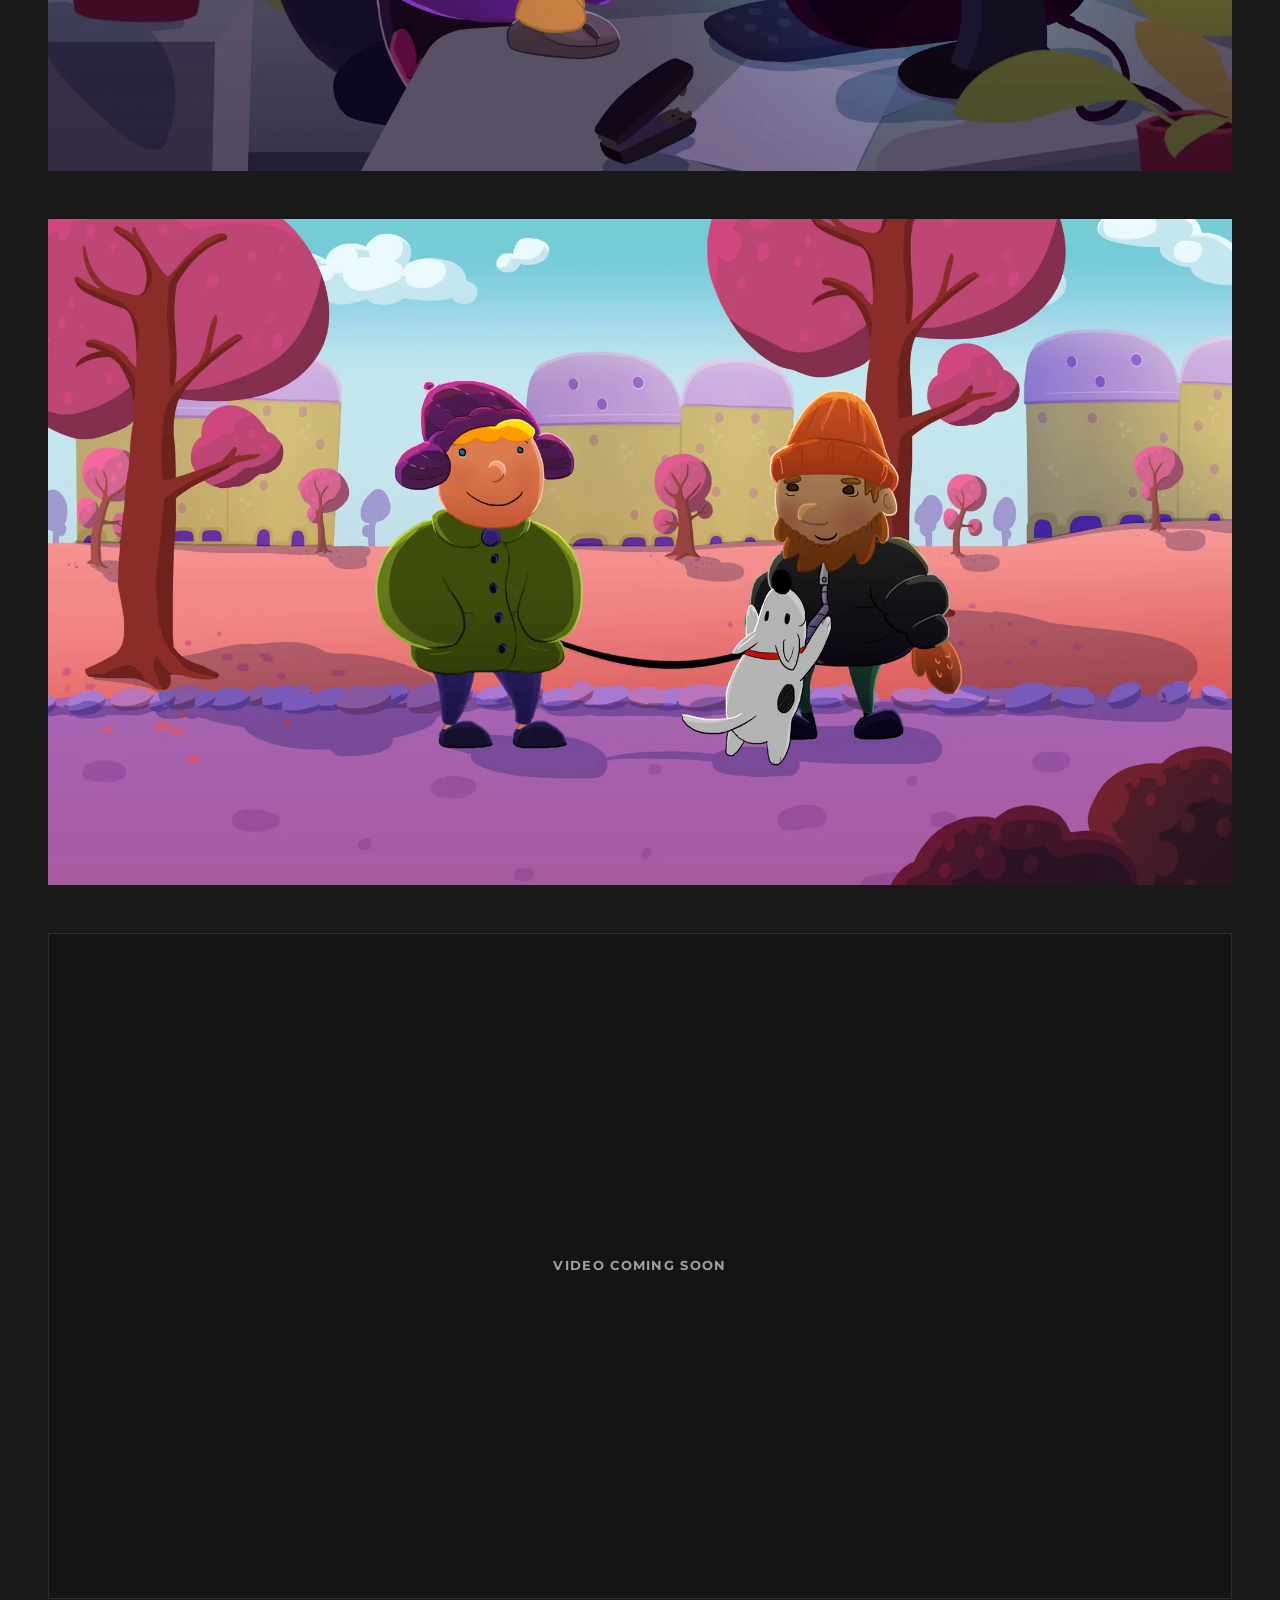
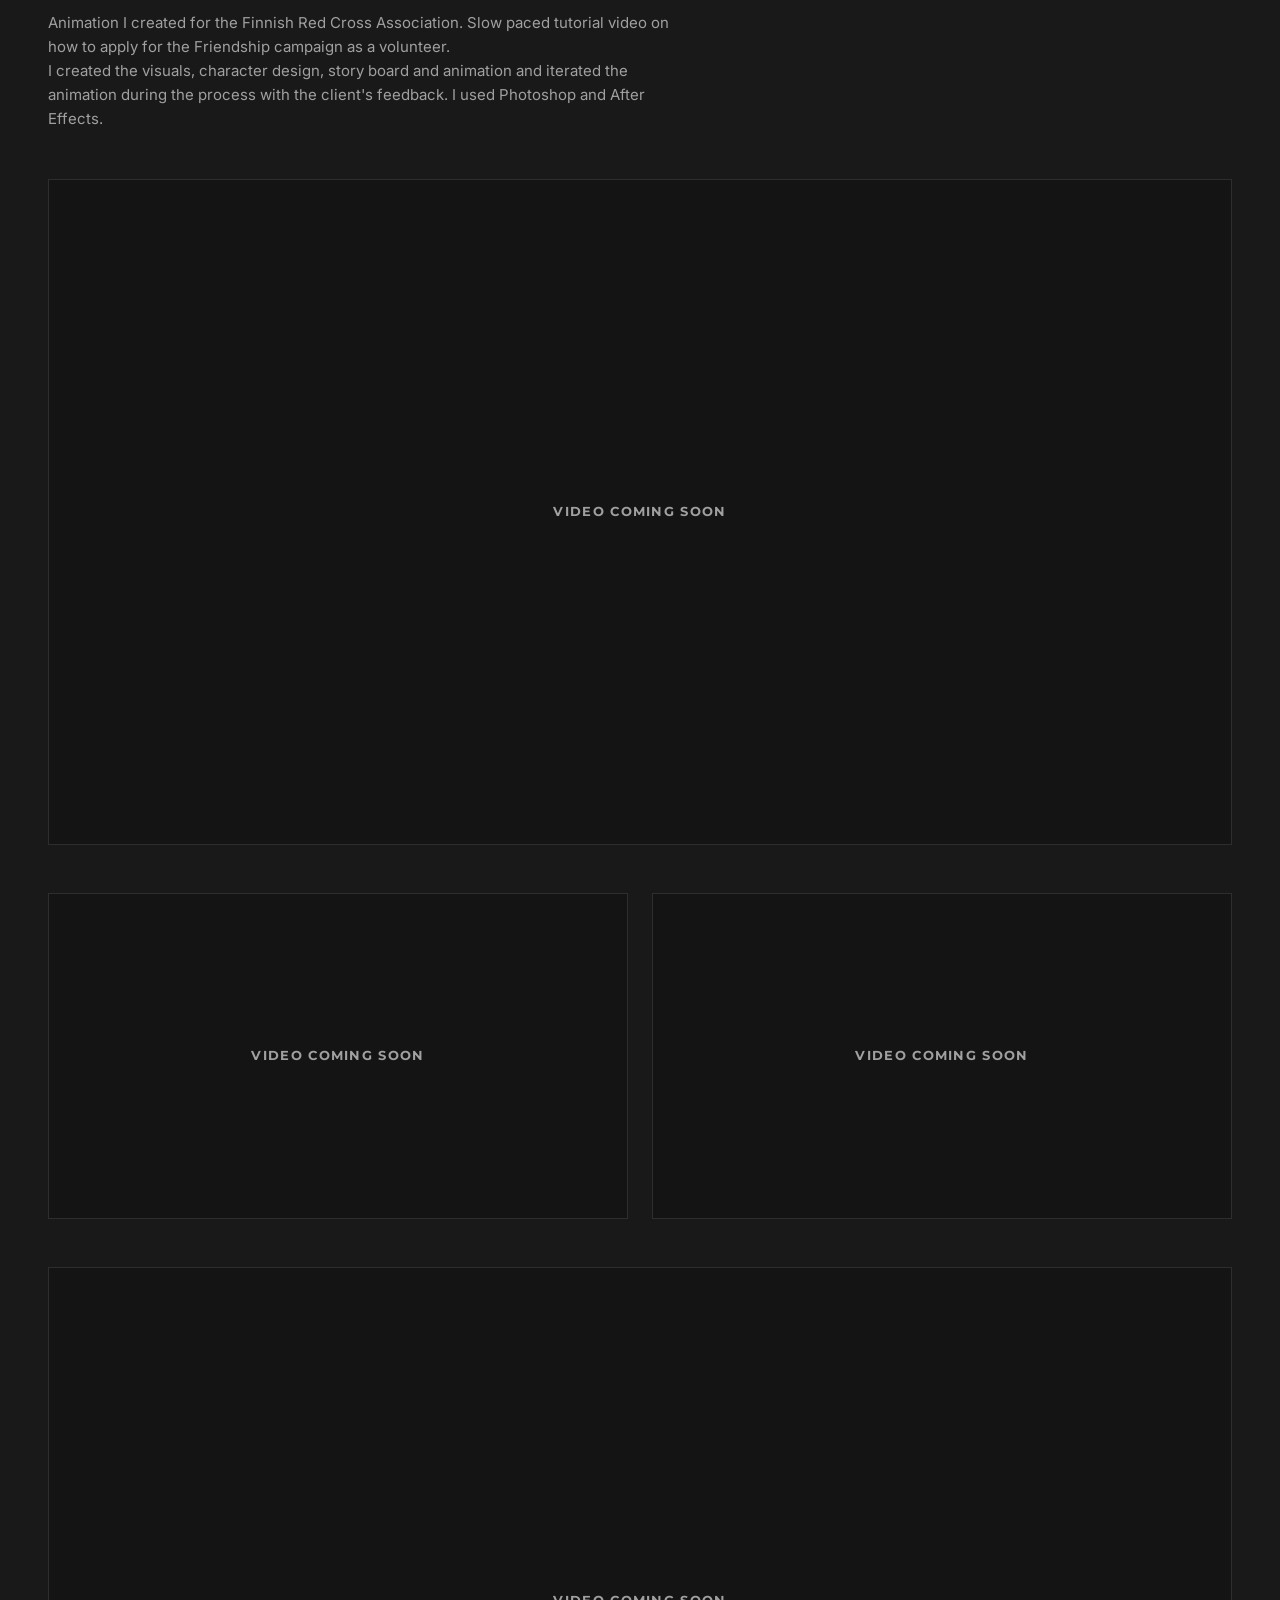
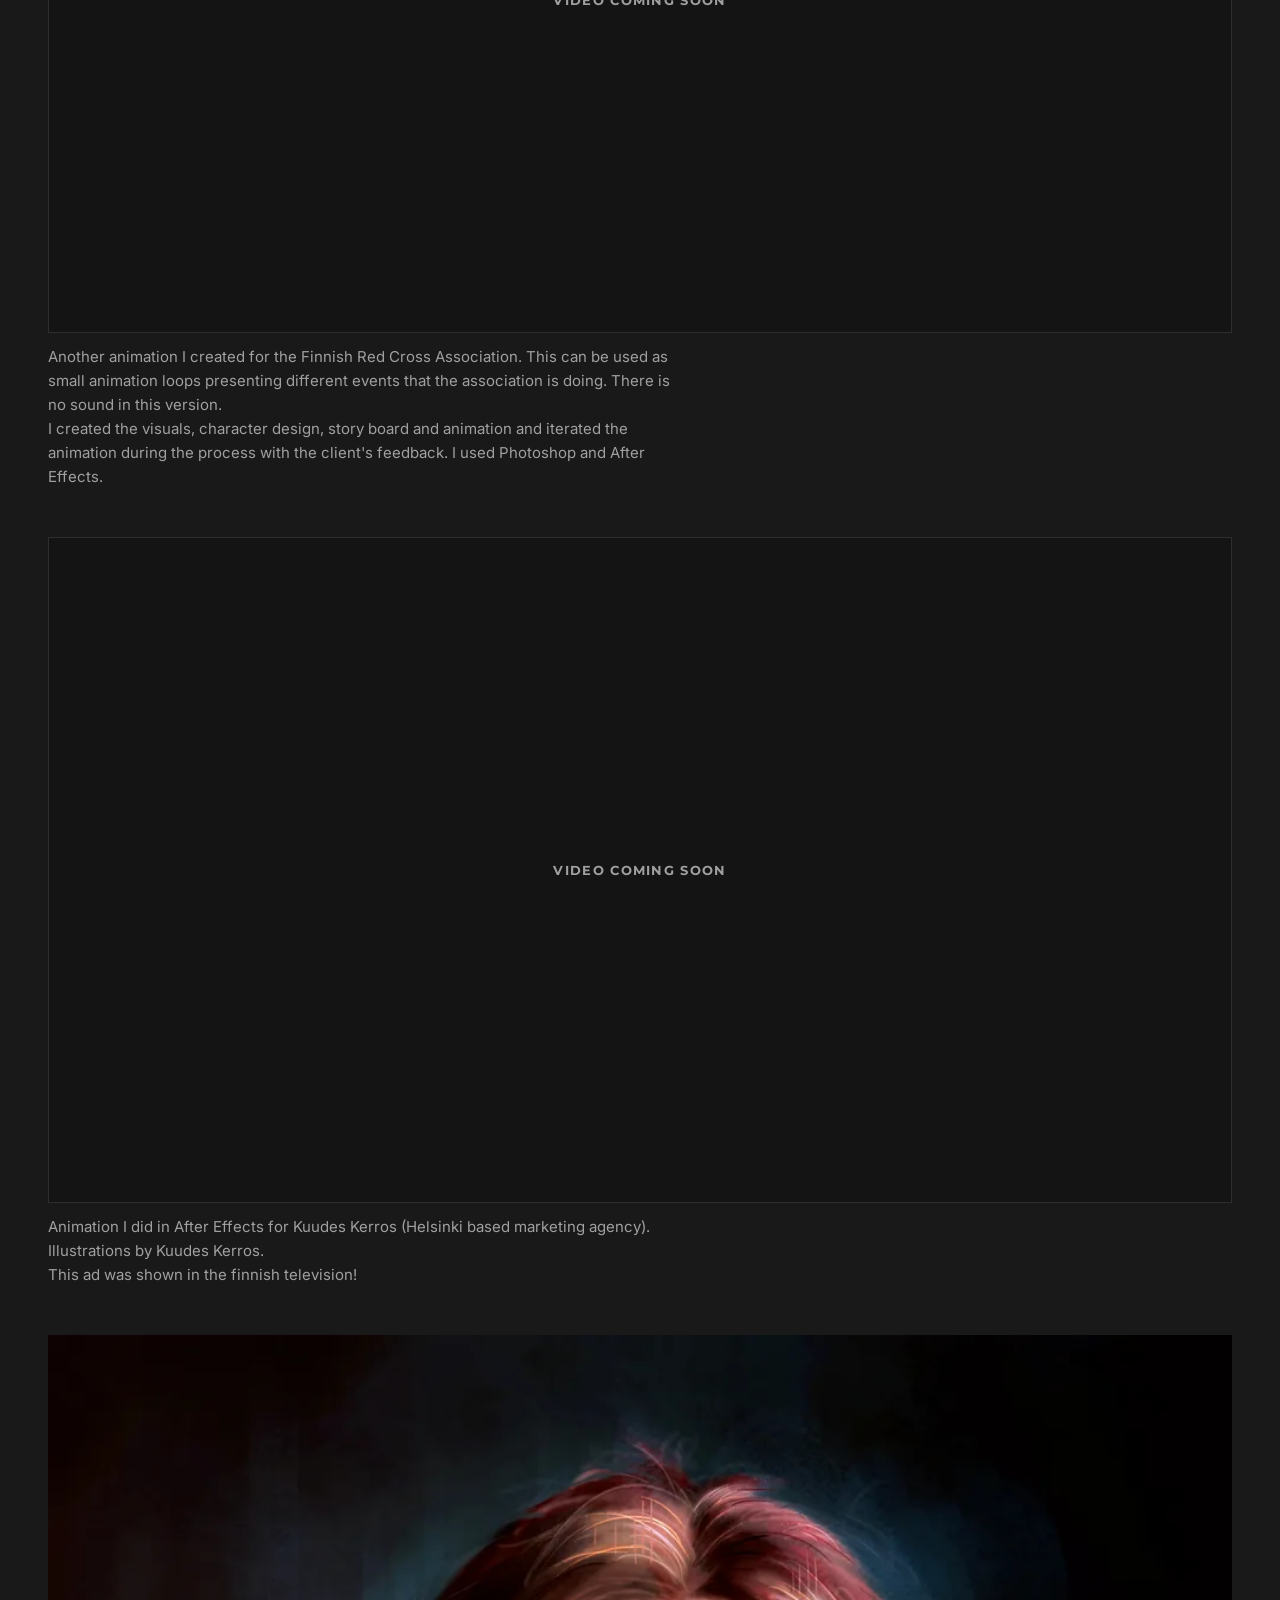
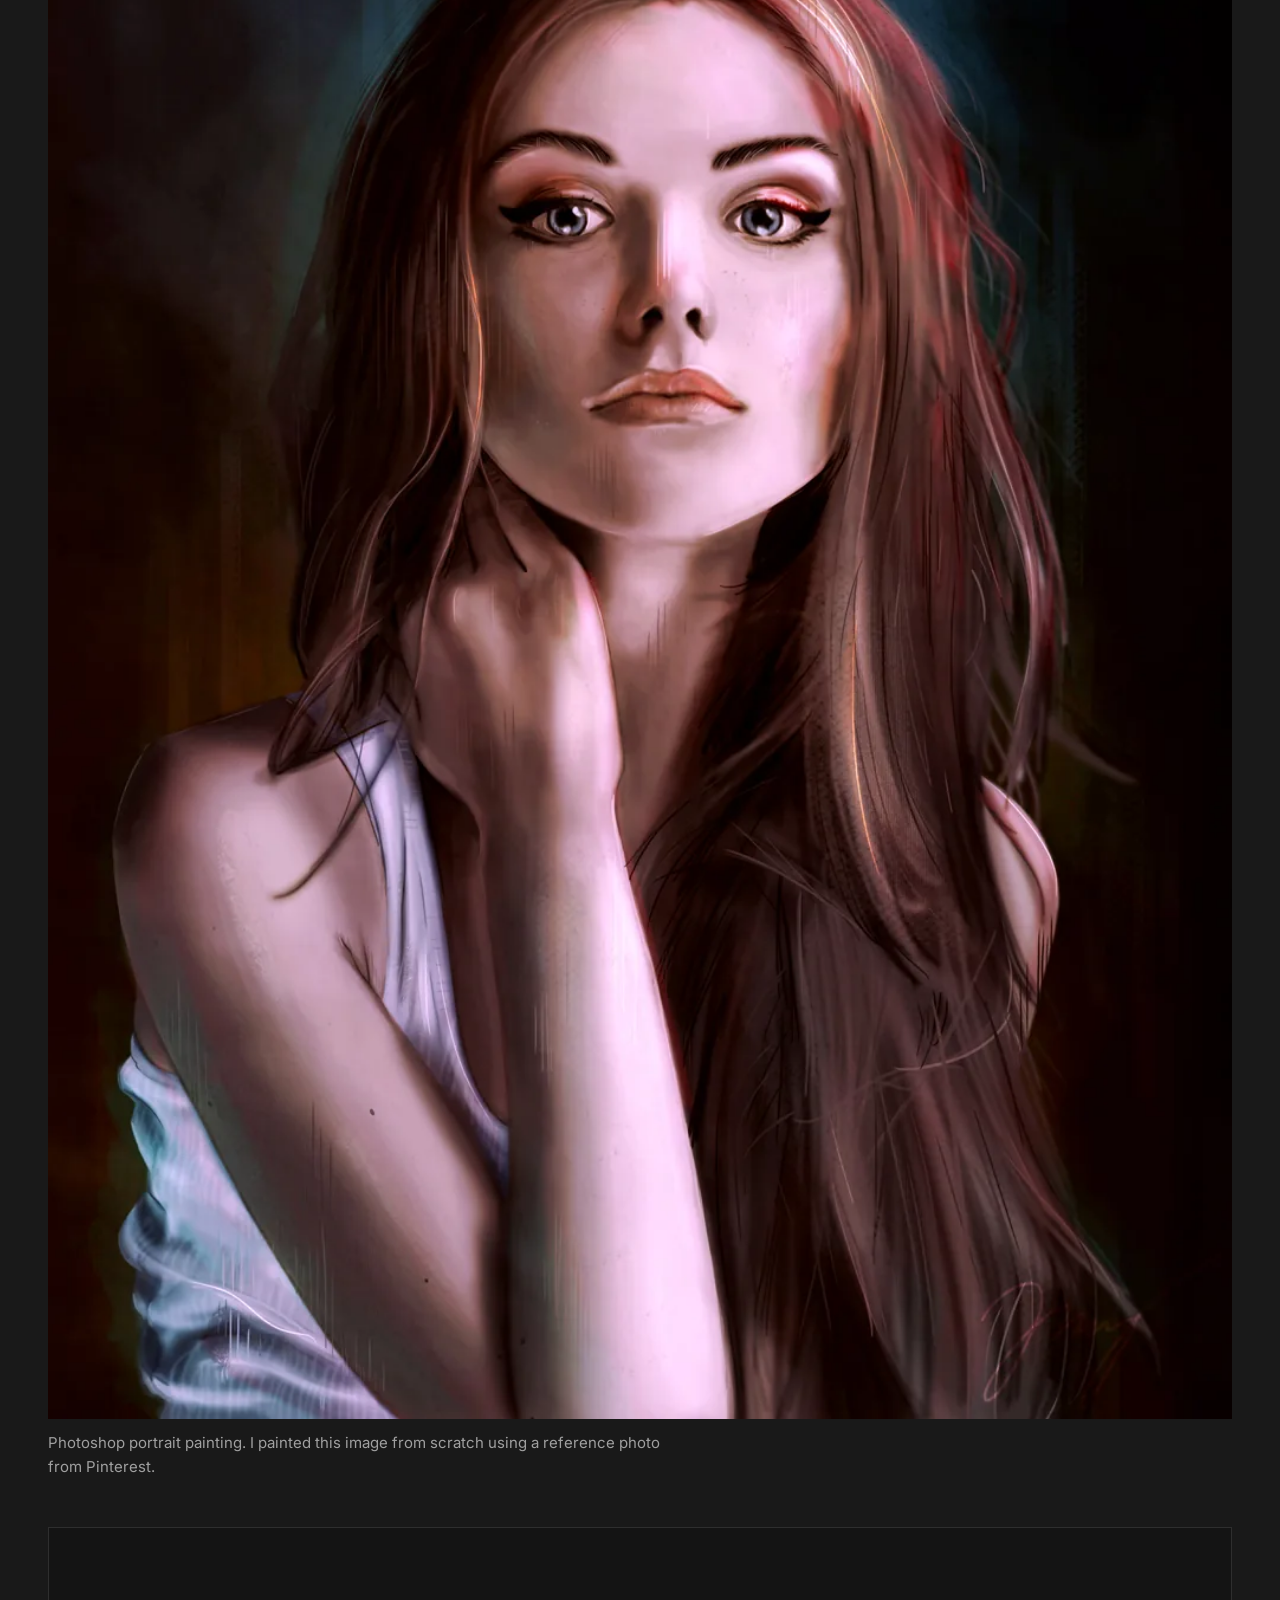
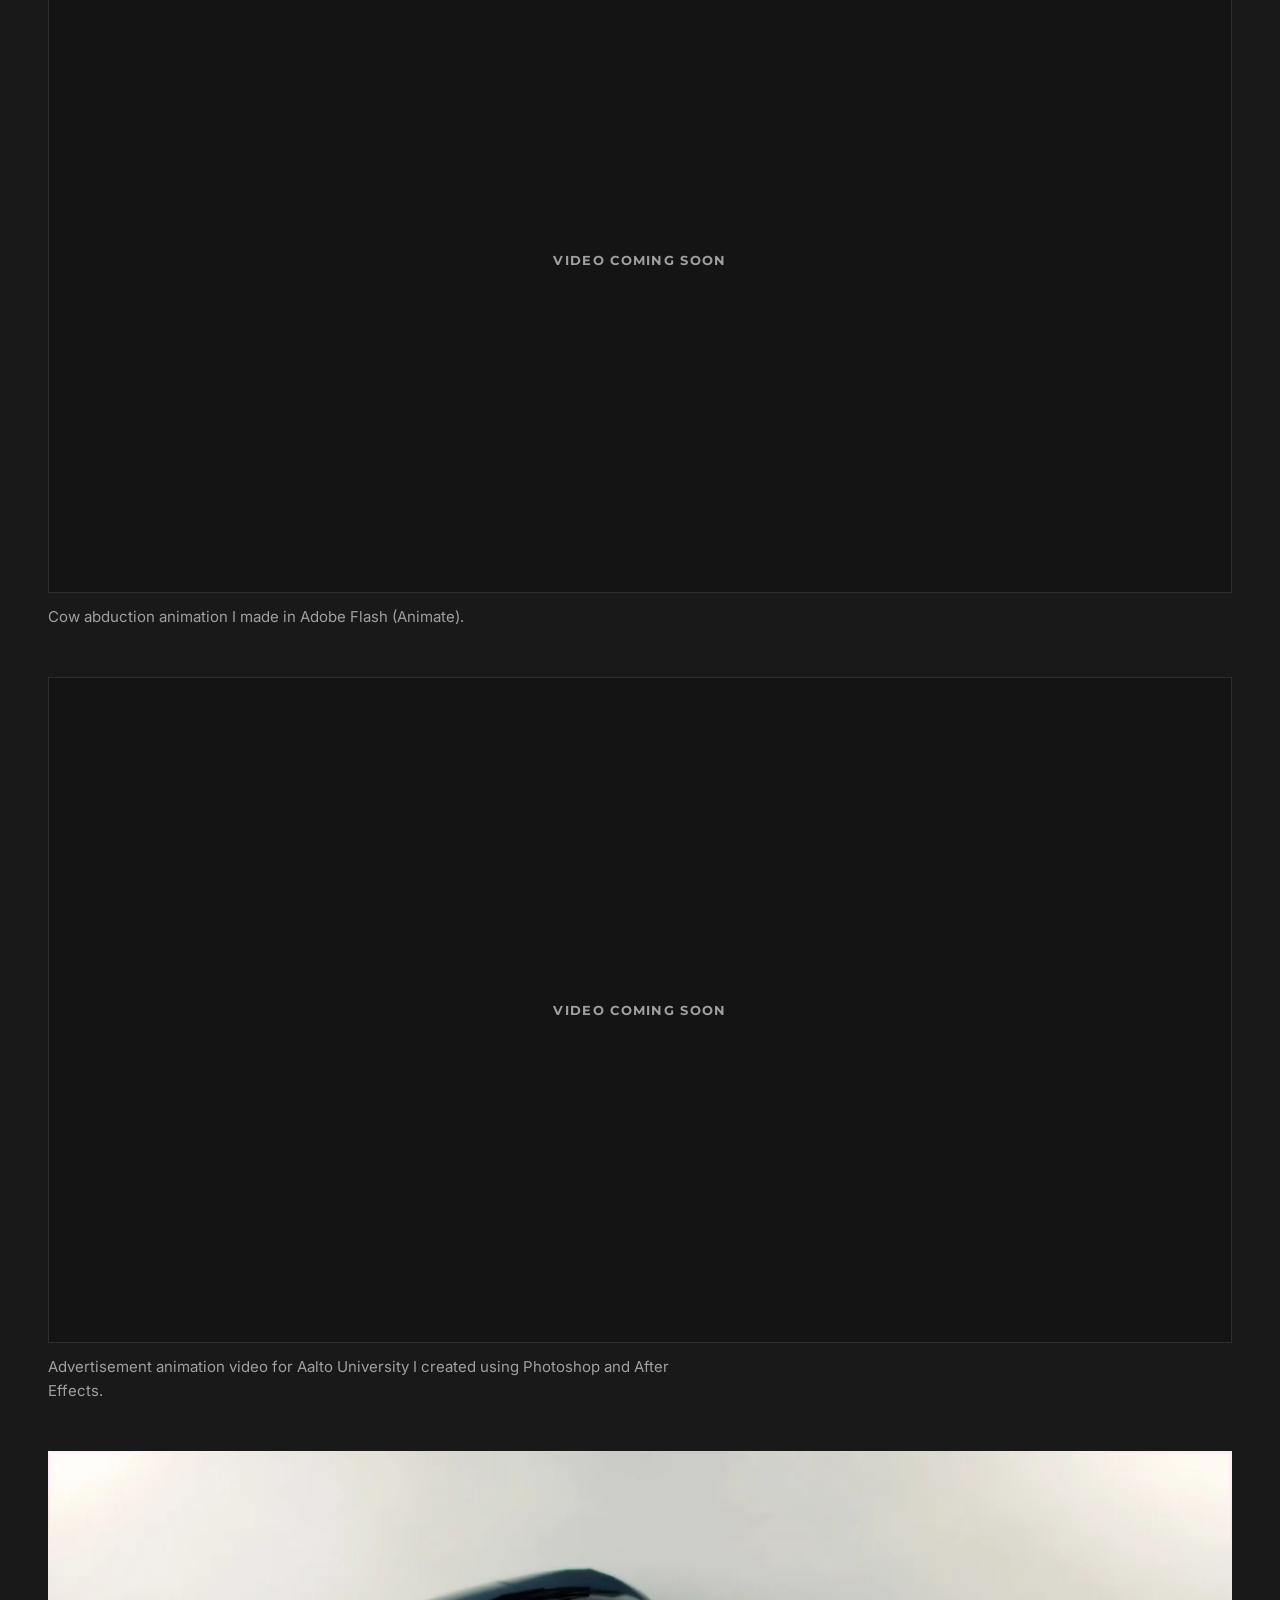
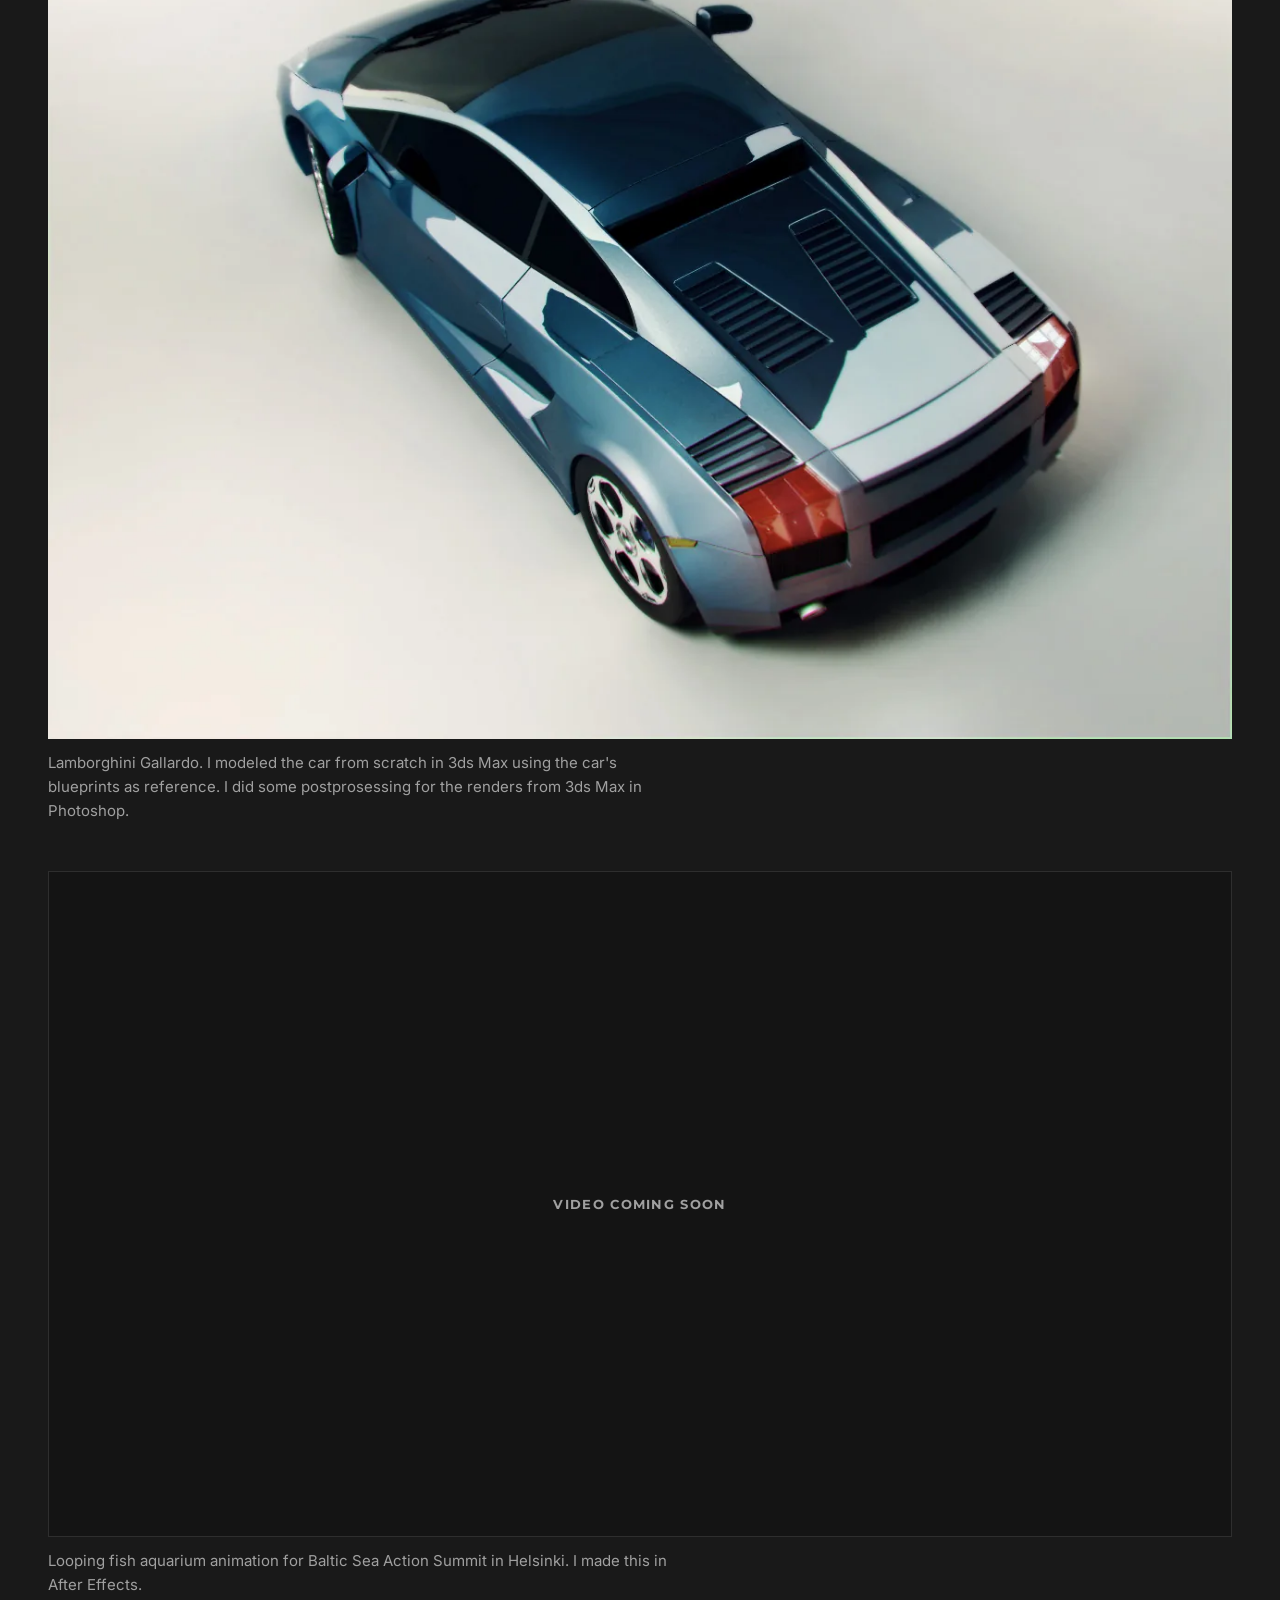
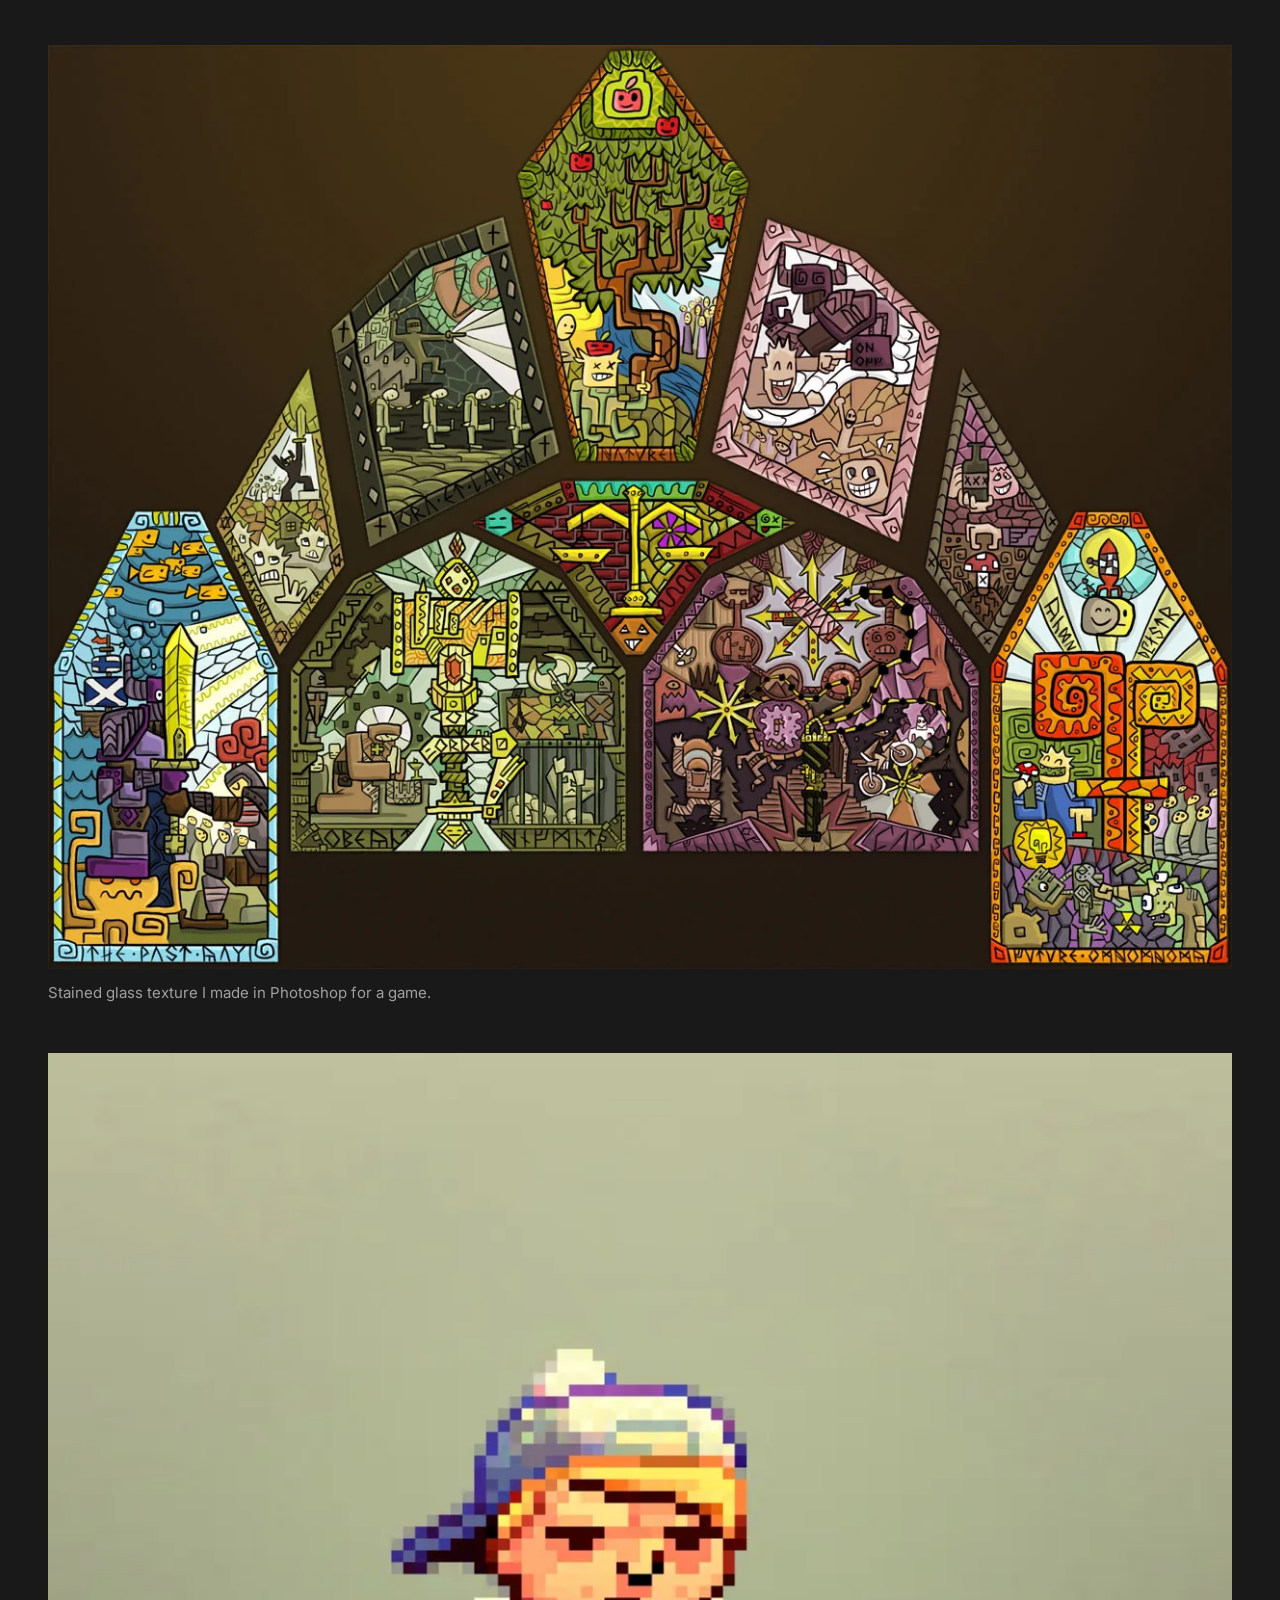
<file: miscellaneous-stuff.html>
<!doctype html>
<html lang="en">
<head>
<meta charset="utf-8">
<meta name="viewport" content="width=device-width, initial-scale=1">
<title>Freelance Illustrations and Animations — Juha Ylimäki</title>
<meta name="description" content="Illustrations and animations I have created along the years as a freelancer and for fun.">
<meta property="og:title" content="Freelance Illustrations and Animations — Juha Ylimäki">
<meta property="og:description" content="Illustrations and animations I have created along the years as a freelancer and for fun.">
<meta property="og:image" content="https://juhaylimaki.github.io/assets/images/miscellaneous-stuff/cover.jpg">
<meta property="og:type" content="website">
<link rel="icon" href="assets/favicon.svg" type="image/svg+xml">
<link rel="preconnect" href="https://fonts.googleapis.com">
<link rel="preconnect" href="https://fonts.gstatic.com" crossorigin>
<link rel="stylesheet" href="https://fonts.googleapis.com/css2?family=Inter:wght@400;600&family=Montserrat:wght@700&display=swap">
<link rel="stylesheet" href="assets/css/style.css">
<script src="assets/js/main.js" defer></script>
</head>
<body>
<header class="site-header"><a class="site-name" href="index.html">JUHA YLIMÄKI</a><p class="site-tagline">GAMES AND VISUALS</p></header>
<main class="project"><h1 class="project-title">Freelance Illustrations and Animations</h1><div class="project-intro">Illustrations and animations I have created along the years as a freelancer and for fun.</div><figure class="block block-image"><a class="lb" href="assets/images/miscellaneous-stuff/01.jpg"><picture><source type="image/webp" srcset="assets/images/miscellaneous-stuff/01.webp"><img src="assets/images/miscellaneous-stuff/01.jpg" width="2000" height="1125" alt="Freelance Illustrations and Animations — image 1" loading="lazy" decoding="async"></picture></a></figure><figure class="block block-image"><a class="lb" href="assets/images/miscellaneous-stuff/02.jpg"><picture><source type="image/webp" srcset="assets/images/miscellaneous-stuff/02.webp"><img src="assets/images/miscellaneous-stuff/02.jpg" width="2000" height="438" alt="Freelance Illustrations and Animations — image 2" loading="lazy" decoding="async"></picture></a></figure><figure class="block block-image"><a class="lb" href="assets/images/miscellaneous-stuff/03.jpg"><picture><source type="image/webp" srcset="assets/images/miscellaneous-stuff/03.webp"><img src="assets/images/miscellaneous-stuff/03.jpg" width="2000" height="1125" alt="Freelance Illustrations and Animations — image 3" loading="lazy" decoding="async"></picture></a></figure><figure class="block block-image"><a class="lb" href="assets/images/miscellaneous-stuff/04.jpg"><picture><source type="image/webp" srcset="assets/images/miscellaneous-stuff/04.webp"><img src="assets/images/miscellaneous-stuff/04.jpg" width="2000" height="1125" alt="Freelance Illustrations and Animations — image 4" loading="lazy" decoding="async"></picture></a></figure><figure class="block block-image"><a class="lb" href="assets/images/miscellaneous-stuff/05.jpg"><picture><source type="image/webp" srcset="assets/images/miscellaneous-stuff/05.webp"><img src="assets/images/miscellaneous-stuff/05.jpg" width="2000" height="1125" alt="Freelance Illustrations and Animations — image 5" loading="lazy" decoding="async"></picture></a></figure><figure class="block block-image"><a class="lb" href="assets/images/miscellaneous-stuff/06.jpg"><picture><source type="image/webp" srcset="assets/images/miscellaneous-stuff/06.webp"><img src="assets/images/miscellaneous-stuff/06.jpg" width="2000" height="1125" alt="Freelance Illustrations and Animations — image 6" loading="lazy" decoding="async"></picture></a></figure><figure class="block block-image"><a class="lb" href="assets/images/miscellaneous-stuff/07.jpg"><picture><source type="image/webp" srcset="assets/images/miscellaneous-stuff/07.webp"><img src="assets/images/miscellaneous-stuff/07.jpg" width="2000" height="1125" alt="Freelance Illustrations and Animations — image 7" loading="lazy" decoding="async"></picture></a></figure><figure class="block block-image"><a class="lb" href="assets/images/miscellaneous-stuff/08.jpg"><picture><source type="image/webp" srcset="assets/images/miscellaneous-stuff/08.webp"><img src="assets/images/miscellaneous-stuff/08.jpg" width="2000" height="1125" alt="Freelance Illustrations and Animations — image 8" loading="lazy" decoding="async"></picture></a></figure><figure class="block block-video"><div class="video-soon">Video coming soon</div><figcaption><p>Animation I created for the Finnish Red Cross Association. Slow paced tutorial video on how to apply for the Friendship campaign as a volunteer.<br/>I created the visuals, character design, story board and animation and iterated the animation during the process with the client's feedback. I used Photoshop and After Effects.</p></figcaption></figure><figure class="block block-video"><div class="video-soon">Video coming soon</div></figure><div class="block block-row"><figure class="block block-video"><div class="video-soon">Video coming soon</div></figure><figure class="block block-video"><div class="video-soon">Video coming soon</div></figure></div><figure class="block block-video"><div class="video-soon">Video coming soon</div><figcaption><p>Another animation I created for the Finnish Red Cross Association. This can be used as small animation loops presenting different events that the association is doing. There is no sound in this version.<br/>I created the visuals, character design, story board and animation and iterated the animation during the process with the client's feedback. I used Photoshop and After Effects.</p></figcaption></figure><figure class="block block-video"><div class="video-soon">Video coming soon</div><figcaption><p>Animation I did in After Effects for Kuudes Kerros (Helsinki based marketing agency).<br/>Illustrations by Kuudes Kerros.<br/>This ad was shown in the finnish television!</p></figcaption></figure><figure class="block block-image"><a class="lb" href="assets/images/miscellaneous-stuff/09.jpg"><picture><source type="image/webp" srcset="assets/images/miscellaneous-stuff/09.webp"><img src="assets/images/miscellaneous-stuff/09.jpg" width="1001" height="1424" alt="Photoshop portrait painting. I painted this image from scratch using a reference photo from Pinterest." loading="lazy" decoding="async"></picture></a><figcaption><p>Photoshop portrait painting. I painted this image from scratch using a reference photo from Pinterest.</p></figcaption></figure><figure class="block block-video"><div class="video-soon">Video coming soon</div><figcaption><p>Cow abduction animation I made in Adobe Flash (Animate).</p></figcaption></figure><figure class="block block-video"><div class="video-soon">Video coming soon</div><figcaption><p>Advertisement animation video for Aalto University I created using Photoshop and After Effects.</p></figcaption></figure><figure class="block block-image"><a class="lb" href="assets/images/miscellaneous-stuff/10.jpg"><picture><source type="image/webp" srcset="assets/images/miscellaneous-stuff/10.webp"><img src="assets/images/miscellaneous-stuff/10.jpg" width="1280" height="960" alt="Lamborghini Gallardo. I modeled the car from scratch in 3ds Max using the car&#x27;s blueprints as reference. I did some…" loading="lazy" decoding="async"></picture></a><figcaption><p>Lamborghini Gallardo. I modeled the car from scratch in 3ds Max using the car's blueprints as reference. I did some postprosessing for the renders from 3ds Max in Photoshop.</p></figcaption></figure><figure class="block block-video"><div class="video-soon">Video coming soon</div><figcaption><p>Looping fish aquarium animation for Baltic Sea Action Summit in Helsinki. I made this in After Effects.</p></figcaption></figure><figure class="block block-image"><a class="lb" href="assets/images/miscellaneous-stuff/11.jpg"><picture><source type="image/webp" srcset="assets/images/miscellaneous-stuff/11.webp"><img src="assets/images/miscellaneous-stuff/11.jpg" width="1229" height="959" alt="Stained glass texture I made in Photoshop for a game." loading="lazy" decoding="async"></picture></a><figcaption><p>Stained glass texture I made in Photoshop for a game.</p></figcaption></figure><figure class="block block-image"><a class="lb" href="assets/images/miscellaneous-stuff/12.jpg"><picture><source type="image/webp" srcset="assets/images/miscellaneous-stuff/12.webp"><img src="assets/images/miscellaneous-stuff/12.jpg" width="600" height="600" alt="Pixel dude I created in Photoshop." loading="lazy" decoding="async"></picture></a><figcaption><p>Pixel dude I created in Photoshop.</p></figcaption></figure><figure class="block block-video"><div class="video-soon">Video coming soon</div><figcaption><p>Banana Document. Black humor included. Everything by me in Adobe Flash (Animate).</p></figcaption></figure><figure class="block block-image"><a class="lb" href="assets/images/miscellaneous-stuff/13.jpg"><picture><source type="image/webp" srcset="assets/images/miscellaneous-stuff/13.webp"><img src="assets/images/miscellaneous-stuff/13.jpg" width="2000" height="2828" alt="Spirit Dog character illustration I made in Photoshop" loading="lazy" decoding="async"></picture></a><figcaption><p>Spirit Dog character illustration I made in Photoshop</p></figcaption></figure><nav class="project-nav"><a class="prev" href="bugbear-stuff.html">← AAA Level Designer at Bugbear Entertainment</a><a class="next" href="aalto-university-stuff.html">Master&#x27;s Degree at Aalto University →</a></nav></main>
<footer class="site-footer"><p class="footer-about">Game Producer (with Game Artist, Animator, Level Designer, Game Designer experience)</p><p class="footer-contact"><span class="footer-email">juha.ylimaki(at)gmail.com</span></p><p class="footer-copy">© 2026 Juha Ylimäki</p></footer>
</body>
</html>
</file>
<file: assets/css/style.css>
:root {
  --bg: #191919;
  --text: #eeeeee;
  --muted: #a0a0a0;
  --line: #2e2e2e;
  --max: 1200px;
  --gutter: clamp(16px, 4vw, 48px);
  --display: "Montserrat", "Helvetica Neue", Arial, sans-serif;
  --body: "Inter", "Segoe UI", Roboto, Arial, sans-serif;
}

*,
*::before,
*::after {
  box-sizing: border-box;
}

html {
  -webkit-text-size-adjust: 100%;
}

body {
  margin: 0;
  background: var(--bg);
  color: var(--text);
  font: 400 16px/1.6 var(--body);
}

img {
  display: block;
  max-width: 100%;
  height: auto;
}

a {
  color: inherit;
}

a:focus-visible,
button:focus-visible {
  outline: 2px solid var(--text);
  outline-offset: 3px;
}

/* Header */

.site-header,
main,
.site-footer {
  width: 100%;
  max-width: calc(var(--max) + 2 * var(--gutter));
  margin: 0 auto;
  padding-left: var(--gutter);
  padding-right: var(--gutter);
}

.site-header {
  padding-top: clamp(32px, 6vw, 64px);
  padding-bottom: clamp(32px, 5vw, 56px);
}

.site-name {
  font: 700 30px/1.1 var(--display);
  text-decoration: none;
  text-transform: uppercase;
}

.site-tagline {
  margin: 10px 0 0;
  font: 700 12px/1.4 var(--display);
  letter-spacing: 0.1em;
  text-transform: uppercase;
  color: var(--muted);
}

/* Home tiles */

.tiles {
  display: grid;
  gap: 24px;
}

.tile {
  position: relative;
  display: block;
  overflow: hidden;
  text-decoration: none;
  background: #111;
}

.tile img {
  width: 100%;
  max-height: 80vh;
  object-fit: cover;
  transition: transform 0.6s ease, opacity 0.3s ease;
}

.tile:hover img {
  transform: scale(1.02);
  opacity: 0.9;
}

.tile-title {
  position: absolute;
  left: clamp(16px, 4vw, 40px);
  right: clamp(16px, 4vw, 40px);
  bottom: clamp(16px, 4vw, 40px);
  font: 700 clamp(24px, 5vw, 56px)/1.1 var(--display);
  text-shadow: 0 2px 16px rgba(0, 0, 0, 0.75), 0 1px 3px rgba(0, 0, 0, 0.6);
}

/* Project page */

.project-title {
  margin: 0 0 24px;
  font: 700 clamp(32px, 6vw, 70px)/1.05 var(--display);
  overflow-wrap: anywhere;
}

.project-intro {
  max-width: 70ch;
  margin-bottom: 48px;
  font-size: 17px;
}

.project-intro p,
.block-text p {
  margin: 0 0 1em;
}

.block {
  margin: 0 0 48px;
}

.block-image a {
  display: block;
  cursor: zoom-in;
}

.block-image img {
  width: 100%;
}

figcaption {
  max-width: 70ch;
  margin-top: 12px;
  font-size: 15px;
  color: var(--muted);
  overflow-wrap: anywhere;
}

figcaption p {
  margin: 0;
}

figcaption a,
.project-intro a {
  color: var(--text);
}

.block-row {
  display: grid;
  grid-auto-flow: column;
  grid-auto-columns: minmax(0, 1fr);
  gap: 24px;
}

.block-row > .block {
  margin: 0;
}

@media (max-width: 767px) {
  .block-row {
    grid-auto-flow: row;
    gap: 32px;
  }
}

/* Videos */

.yt,
.video-soon,
.yt iframe {
  display: block;
  width: 100%;
  aspect-ratio: 16 / 9;
}

.yt {
  position: relative;
  padding: 0;
  border: 0;
  background: #000;
  cursor: pointer;
  overflow: hidden;
}

.yt img {
  width: 100%;
  height: 100%;
  object-fit: cover;
  opacity: 0.85;
  transition: opacity 0.2s ease;
}

.yt:hover img {
  opacity: 1;
}

.yt-play {
  position: absolute;
  top: 50%;
  left: 50%;
  width: 72px;
  height: 72px;
  margin: -36px 0 0 -36px;
  border-radius: 50%;
  background: rgba(0, 0, 0, 0.7);
  box-shadow: 0 0 0 2px rgba(255, 255, 255, 0.85);
}

.yt-play::after {
  content: "";
  position: absolute;
  top: 50%;
  left: 50%;
  margin: -13px 0 0 -8px;
  border-style: solid;
  border-width: 13px 0 13px 22px;
  border-color: transparent transparent transparent #fff;
}

.yt iframe {
  border: 0;
}

.video-soon {
  display: flex;
  align-items: center;
  justify-content: center;
  border: 1px solid var(--line);
  background: #141414;
  color: var(--muted);
  font: 700 13px/1 var(--display);
  letter-spacing: 0.1em;
  text-transform: uppercase;
}

/* Previous / next */

.project-nav {
  display: flex;
  justify-content: space-between;
  gap: 24px;
  margin: 72px 0 0;
  padding-top: 24px;
  border-top: 1px solid var(--line);
  font: 700 15px/1.3 var(--display);
}

.project-nav a {
  text-decoration: none;
}

.project-nav a:hover {
  text-decoration: underline;
}

.project-nav .next {
  margin-left: auto;
  text-align: right;
}

/* Footer */

.site-footer {
  margin-top: 72px;
  padding-top: 32px;
  padding-bottom: 48px;
  border-top: 1px solid var(--line);
  color: var(--muted);
  font-size: 14px;
}

.site-footer p {
  margin: 0 0 8px;
}

.footer-contact a {
  color: var(--text);
}

/* Lightbox */

.lightbox {
  position: fixed;
  inset: 0;
  z-index: 100;
  display: flex;
  align-items: center;
  justify-content: center;
  padding: 56px 16px;
  background: rgba(0, 0, 0, 0.94);
}

.lightbox[hidden] {
  display: none;
}

.lightbox img {
  max-width: 100%;
  max-height: 100%;
  width: auto;
  height: auto;
  object-fit: contain;
}

.lightbox button {
  position: absolute;
  width: 48px;
  height: 48px;
  border: 0;
  border-radius: 50%;
  background: rgba(255, 255, 255, 0.08);
  color: #fff;
  font: 400 28px/48px var(--body);
  cursor: pointer;
}

.lightbox button:hover {
  background: rgba(255, 255, 255, 0.2);
}

.lightbox-close {
  top: 8px;
  right: 8px;
}

.lightbox-prev,
.lightbox-next {
  top: 50%;
  margin-top: -24px;
}

.lightbox-prev {
  left: 8px;
}

.lightbox-next {
  right: 8px;
}

@media (prefers-reduced-motion: reduce) {
  .tile img,
  .yt img {
    transition: none;
  }
}
</file>
